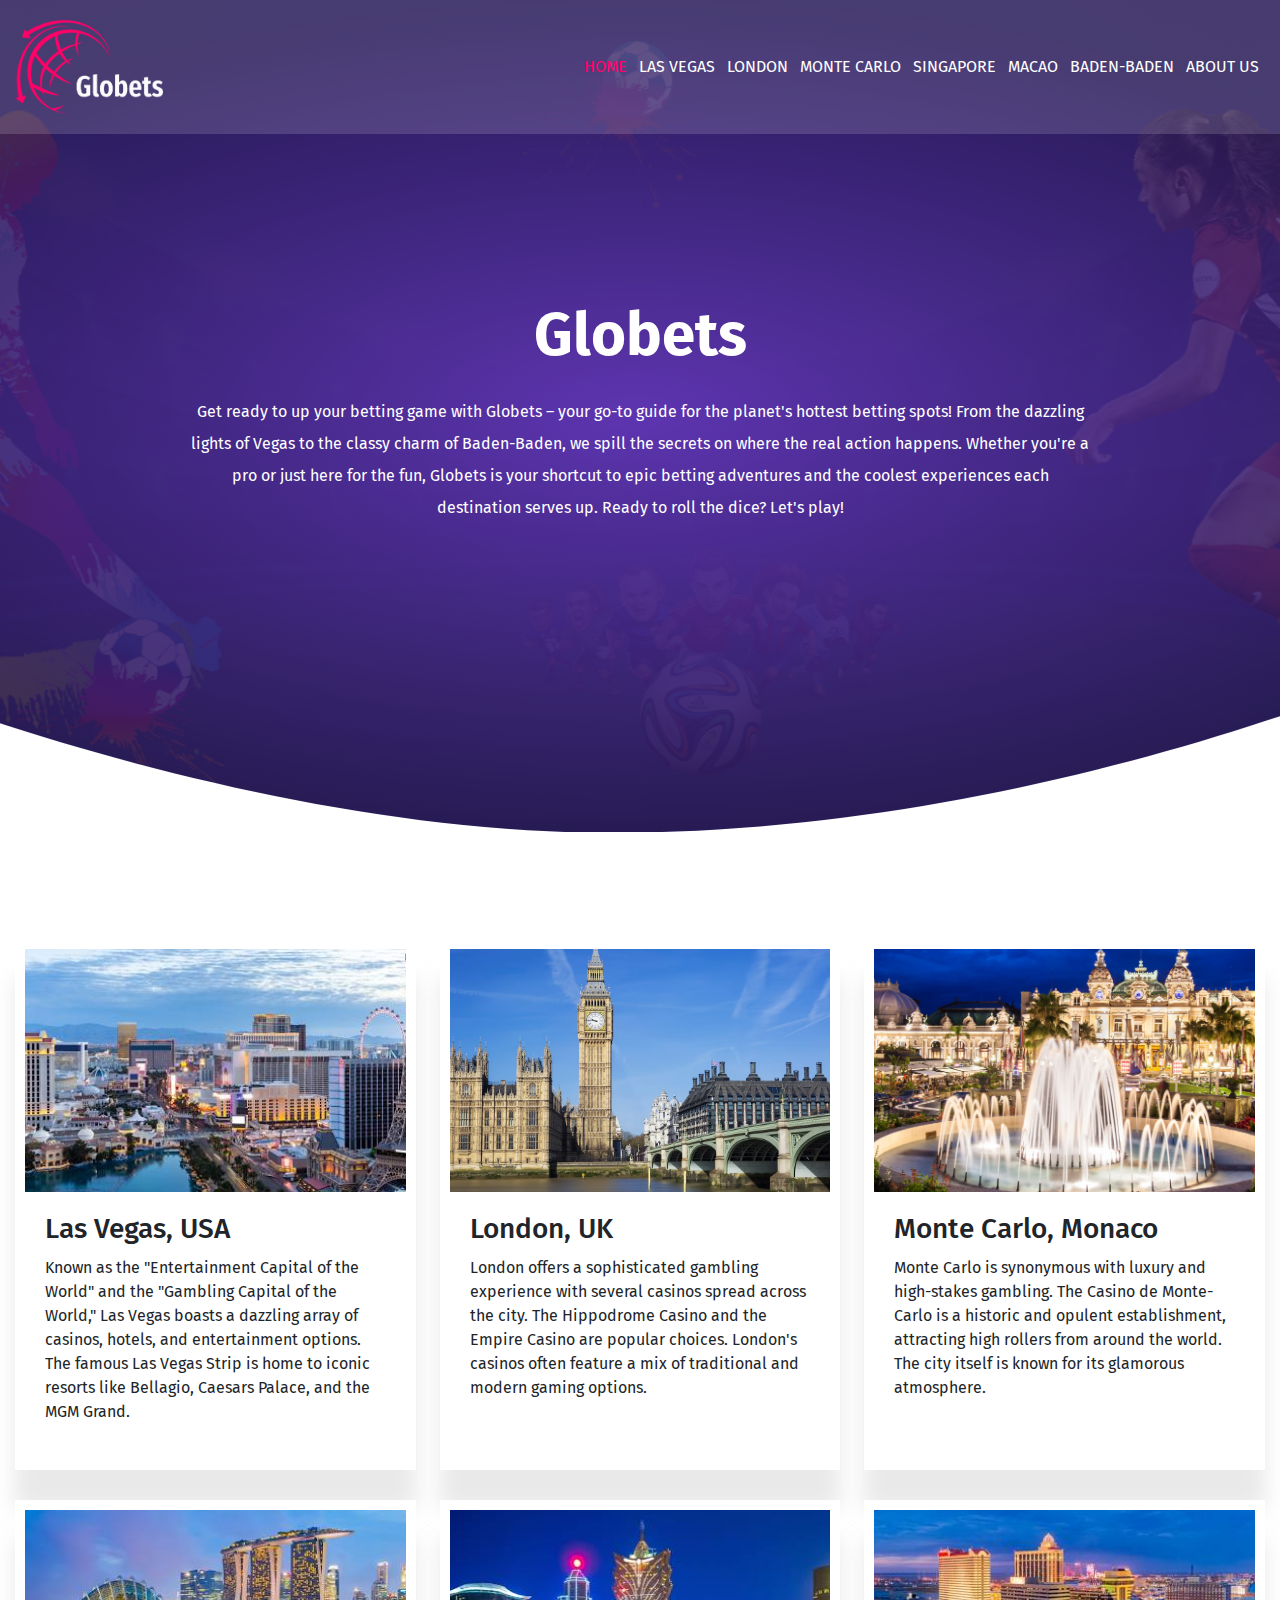
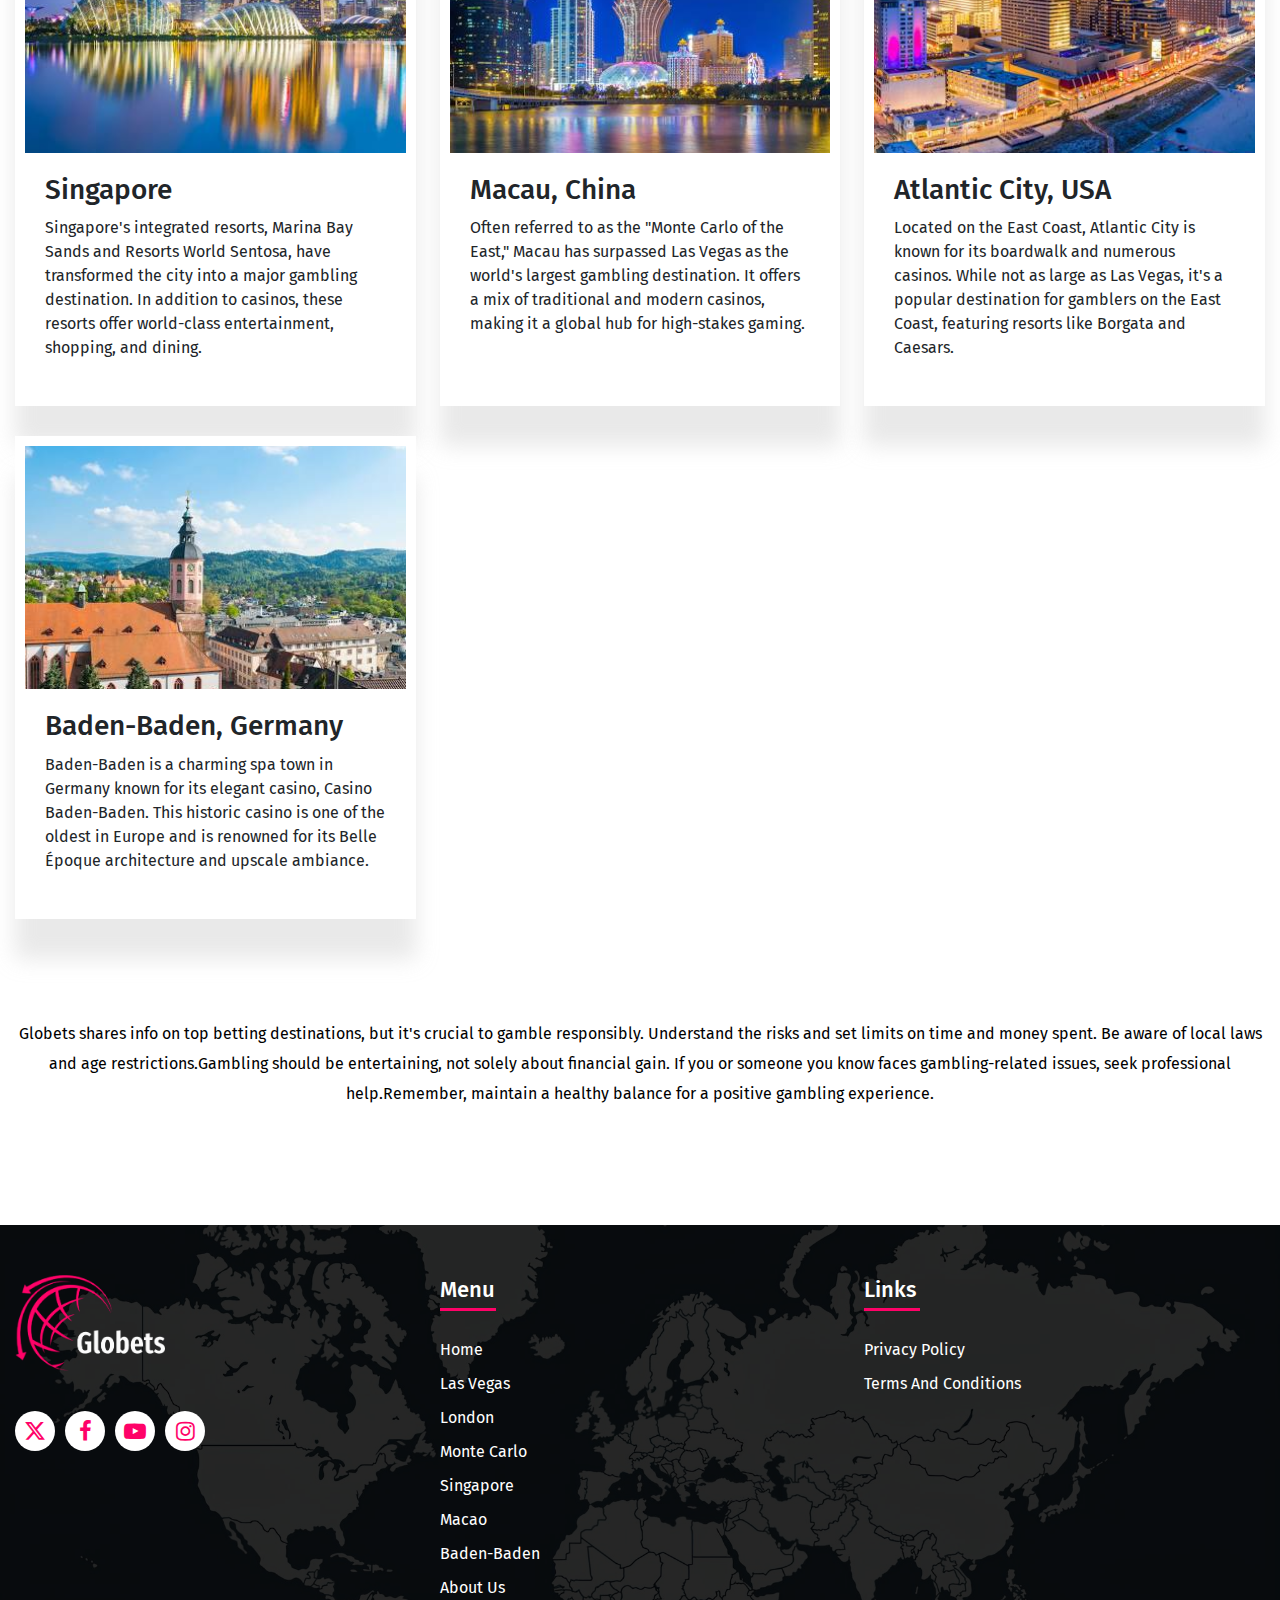
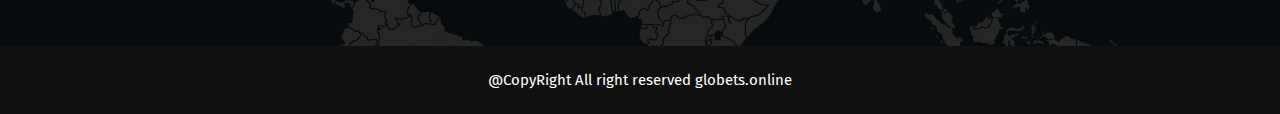
<file: index.html>
<!DOCTYPE html>
<html lang="en">

<head>
    <title>Globets</title>
    <meta charset="utf-8">
    <link rel="icon" href="img/logo-fav.png" type="image/x-icon">
    <meta name="viewport" content="width=device-width, initial-scale=1">
    <link href="css/bootstrap.min.css" rel="stylesheet">
    <link rel="stylesheet" href="css/style.css">
    <link rel="stylesheet" href="css/responsive.css">
    <link rel="stylesheet" href="https://cdnjs.cloudflare.com/ajax/libs/font-awesome/6.4.2/css/all.min.css">
    <link rel="stylesheet" href="https://cdnjs.cloudflare.com/ajax/libs/font-awesome/4.7.0/css/font-awesome.css">
</head>

<body>
    <header class="page-header">
        <!-- site-navbar start -->
        <div class="">
            <div class="navbar-area">
                <div class="container">
                    <nav class="site-navbar">
                        <!-- site logo -->
                        <a href="index.html" class="site-logo">
                            <img src="img/logo.png" alt="logo">
                        </a>

                        <!-- site menu/nav -->
                        <ul>
                            <li><a href="index.html" class="active">Home</a></li>
                            <li><a href="las-vegas.html">Las Vegas </a></li>
                            <li><a href="london.html">London </a></li>
                            <li><a href="monte-carlo.html"> Monte Carlo </a></li>
                            <li><a href="singapore.html">Singapore </a></li>
                            <li><a href="macao.html">Macao </a></li>
                            <li><a href="baden-baden.html">Baden-Baden </a></li>
                            <li><a href="about-us.html">About Us </a></li>
                        </ul>

                        <!-- nav-toggler for mobile version only -->
                        <button class="nav-toggler">
                            <span></span>
                        </button>
                    </nav>
                </div>
            </div>
        </div>
        <!-- navbar-area end -->


    </header>
    <main class="banner-main">
        <section class="site-banner">
            <div class="container">
                <div class="bar-text">
                    <h1>Globets </h1>
                    <p>Get ready to up your betting game with Globets – your go-to guide for the planet's hottest
                        betting spots! From the dazzling lights of Vegas to the classy charm of Baden-Baden, we spill
                        the secrets on where the real action happens. Whether you're a pro or just here for the fun,
                        Globets is your shortcut to epic betting adventures and the coolest experiences each destination
                        serves up. Ready to roll the dice? Let's play!
                    </p>
                </div>
            </div>
        </section>
    </main>
    <section class="clickable-wrapper">
        <div class="container">
            <div class="clickable-inner">
                <div class="row">
                    <div class="col-lg-4 col-md-6">
                        <div class="thumb">
                            <figure>
                                <a href="las-vegas.html">
                                    <img src="img/Las-Vegas.jpg" alt="">
                                </a>
                            </figure>
                            <div class="bellagio">
                                <h3>Las Vegas, USA</h3>
                                <p>Known as the "Entertainment Capital of the World" and the "Gambling Capital of the
                                    World," Las Vegas boasts a dazzling array of casinos, hotels, and entertainment
                                    options. The famous Las Vegas Strip is home to iconic resorts like Bellagio, Caesars
                                    Palace, and the MGM Grand.
                                </p>
                            </div>
                        </div>
                    </div>
                    <div class="col-lg-4 col-md-6">
                        <div class="thumb">
                            <figure>
                                <a href="london.html">
                                    <img src="img/London-UK.avif" alt="">
                                </a>
                            </figure>
                            <div class="bellagio">
                                <h3>London, UK</h3>
                                <p>London offers a sophisticated gambling experience with several casinos spread across
                                    the city. The Hippodrome Casino and the Empire Casino are popular choices. London's
                                    casinos often feature a mix of traditional and modern gaming options.
                                </p>
                            </div>
                        </div>
                    </div>
                    <div class="col-lg-4 col-md-6">
                        <div class="thumb">
                            <figure>
                                <a href="monte-carlo.html">
                                    <img src="img/Monte-Carlo-Monaco.jpg" alt="">
                                </a>
                            </figure>
                            <div class="bellagio">
                                <h3>Monte Carlo, Monaco</h3>
                                <p>Monte Carlo is synonymous with luxury and high-stakes gambling. The Casino de
                                    Monte-Carlo is a historic and opulent establishment, attracting high rollers from
                                    around the world. The city itself is known for its glamorous atmosphere.
                                </p>
                            </div>
                        </div>
                    </div>
                    <div class="col-lg-4 col-md-6">
                        <div class="thumb">
                            <figure>
                                <a href="singapore.html">
                                    <img src="img/Singapore.jpg" alt="">
                                </a>
                            </figure>
                            <div class="bellagio">
                                <h3>Singapore</h3>
                                <p>Singapore's integrated resorts, Marina Bay Sands and Resorts World Sentosa, have
                                    transformed the city into a major gambling destination. In addition to casinos,
                                    these resorts offer world-class entertainment, shopping, and dining.
                                </p>
                            </div>
                        </div>
                    </div>
                    <div class="col-lg-4 col-md-6">
                        <div class="thumb">
                            <figure>
                                <a href="macao.html">
                                    <img src="img/Macau-China.jpg" alt="">
                                </a>
                            </figure>
                            <div class="bellagio">
                                <h3>Macau, China</h3>
                                <p>Often referred to as the "Monte Carlo of the East," Macau has surpassed Las Vegas as
                                    the world's largest gambling destination. It offers a mix of traditional and modern
                                    casinos, making it a global hub for high-stakes gaming.
                                </p>
                            </div>
                        </div>
                    </div>
                    <div class="col-lg-4 col-md-6">
                        <div class="thumb">
                            <figure>
                                <img src="img/Atlantic-City-USA.jpg" alt="">
                            </figure>
                            <div class="bellagio">
                                <h3>Atlantic City, USA</h3>
                                <p>Located on the East Coast, Atlantic City is known for its boardwalk and numerous
                                    casinos. While not as large as Las Vegas, it's a popular destination for gamblers on
                                    the East Coast, featuring resorts like Borgata and Caesars.
                                </p>
                            </div>
                        </div>
                    </div>
                    <div class="col-lg-4 col-md-6">
                        <div class="thumb">
                            <figure>
                                <a href="baden-baden.html">
                                    <img src="img/Baden-Baden-Germany.jpg" alt="">
                                </a>
                            </figure>
                            <div class="bellagio">
                                <h3>Baden-Baden, Germany</h3>
                                <p>Baden-Baden is a charming spa town in Germany known for its elegant casino, Casino
                                    Baden-Baden. This historic casino is one of the oldest in Europe and is renowned for
                                    its Belle Époque architecture and upscale ambiance.
                                </p>
                            </div>
                        </div>
                    </div>
                </div>
            </div>
        </div>
    </section>
    <section class="destinations">
        <div class="container">
            <div class="destinations-betting ">
                <p>Globets shares info on top betting destinations, but it's crucial to gamble responsibly. Understand
                    the risks and set limits on time and money spent. Be aware of local laws and age
                    restrictions.Gambling should be entertaining, not solely about financial gain. If you or someone you
                    know faces gambling-related issues, seek professional help.Remember, maintain a healthy balance for
                    a positive gambling experience.
                </p>
            </div>
        </div>
    </section>
    <footer class="footer">
        <div class="container">
            <div class="footer-inner">
                <div class="row">
                    <div class="col-md-4">
                        <div class="footer_logo">
                            <a href="">
                                <img src="img/logo.png" alt="logo">
                            </a>
                            <ul>
                                <li><a href="#"><i class="fa-brands fa-x-twitter"></i></a></li>
                                <li><a href="#"><i class="fa fa-facebook" aria-hidden="true"></i></a></li>
                                <li><a href="#"><i class="fa fa-youtube-play" aria-hidden="true"></i></a></li>
                                <li><a href="#"><i class="fa fa-instagram" aria-hidden="true"></i></a></li>
                            </ul>
                        </div>
                    </div>
                    <div class="col-md-4">
                        <div class="useful_link">
                            <h2>Menu</h2>
                            <ul>
                                <li><a href="index.html" class="active">Home</a></li>
                                <li><a href="las-vegas.html">Las Vegas </a></li>
                                <li><a href="london.html">London </a></li>
                                <li><a href="monte-carlo.html"> Monte Carlo </a></li>
                                <li><a href="singapore.html">Singapore </a></li>
                                <li><a href="macao.html">Macao </a></li>
                                <li><a href="baden-baden.html">Baden-Baden </a></li>
                                <li><a href="about-us.html">About Us </a></li>
                            </ul>
                        </div>
                    </div>
                    <div class="col-md-4">
                        <div class="useful_link">
                            <h2>Links</h2>
                            <ul>
                                <li><a href="privacy-policy.html">Privacy Policy </a></li>
                                <li><a href="terms-and-conditions.html">Terms and Conditions </a></li>
                            </ul>
                        </div>
                    </div>
                </div>
            </div>
        </div>
        <div class="footer-bottom">
            <div class="container">
                <p>@CopyRight All right reserved globets.online </p>
            </div>
        </div>
    </footer>
    <a id="button"></a>
    <script src="js/bootstrap.bundle.min.js"></script>
    <script src="js/jquery.min.js"></script>
    <script>
        const navToggler = document.querySelector('.nav-toggler');
        const navMenu = document.querySelector('.site-navbar ul');
        const navLinks = document.querySelectorAll('.site-navbar a');

        allEventListners();


        function allEventListners() {

            navToggler.addEventListener('click', togglerClick);

            navLinks.forEach(elem => elem.addEventListener('click', navLinkClick));
        }


        function togglerClick() {
            navToggler.classList.toggle('toggler-open');
            navMenu.classList.toggle('open');
        }


        function navLinkClick() {
            if (navMenu.classList.contains('open')) {
                navToggler.click();
            }
        }


    </script>
    <script>
        const header = document.querySelector(".page-header");
        const toggleClass = "is-sticky";

        window.addEventListener("scroll", () => {
            const currentScroll = window.pageYOffset;
            if (currentScroll > 150) {
                header.classList.add(toggleClass);
            } else {
                header.classList.remove(toggleClass);
            }
        });

    </script>
    <script>
        var btn = $('#button');

        $(window).scroll(function () {
            if ($(window).scrollTop() > 300) {
                btn.addClass('show');
            } else {
                btn.removeClass('show');
            }
        });

        btn.on('click', function (e) {
            e.preventDefault();
            $('html, body').animate({ scrollTop: 0 }, '300');
        });


    </script>
</body>

</html>
</file>
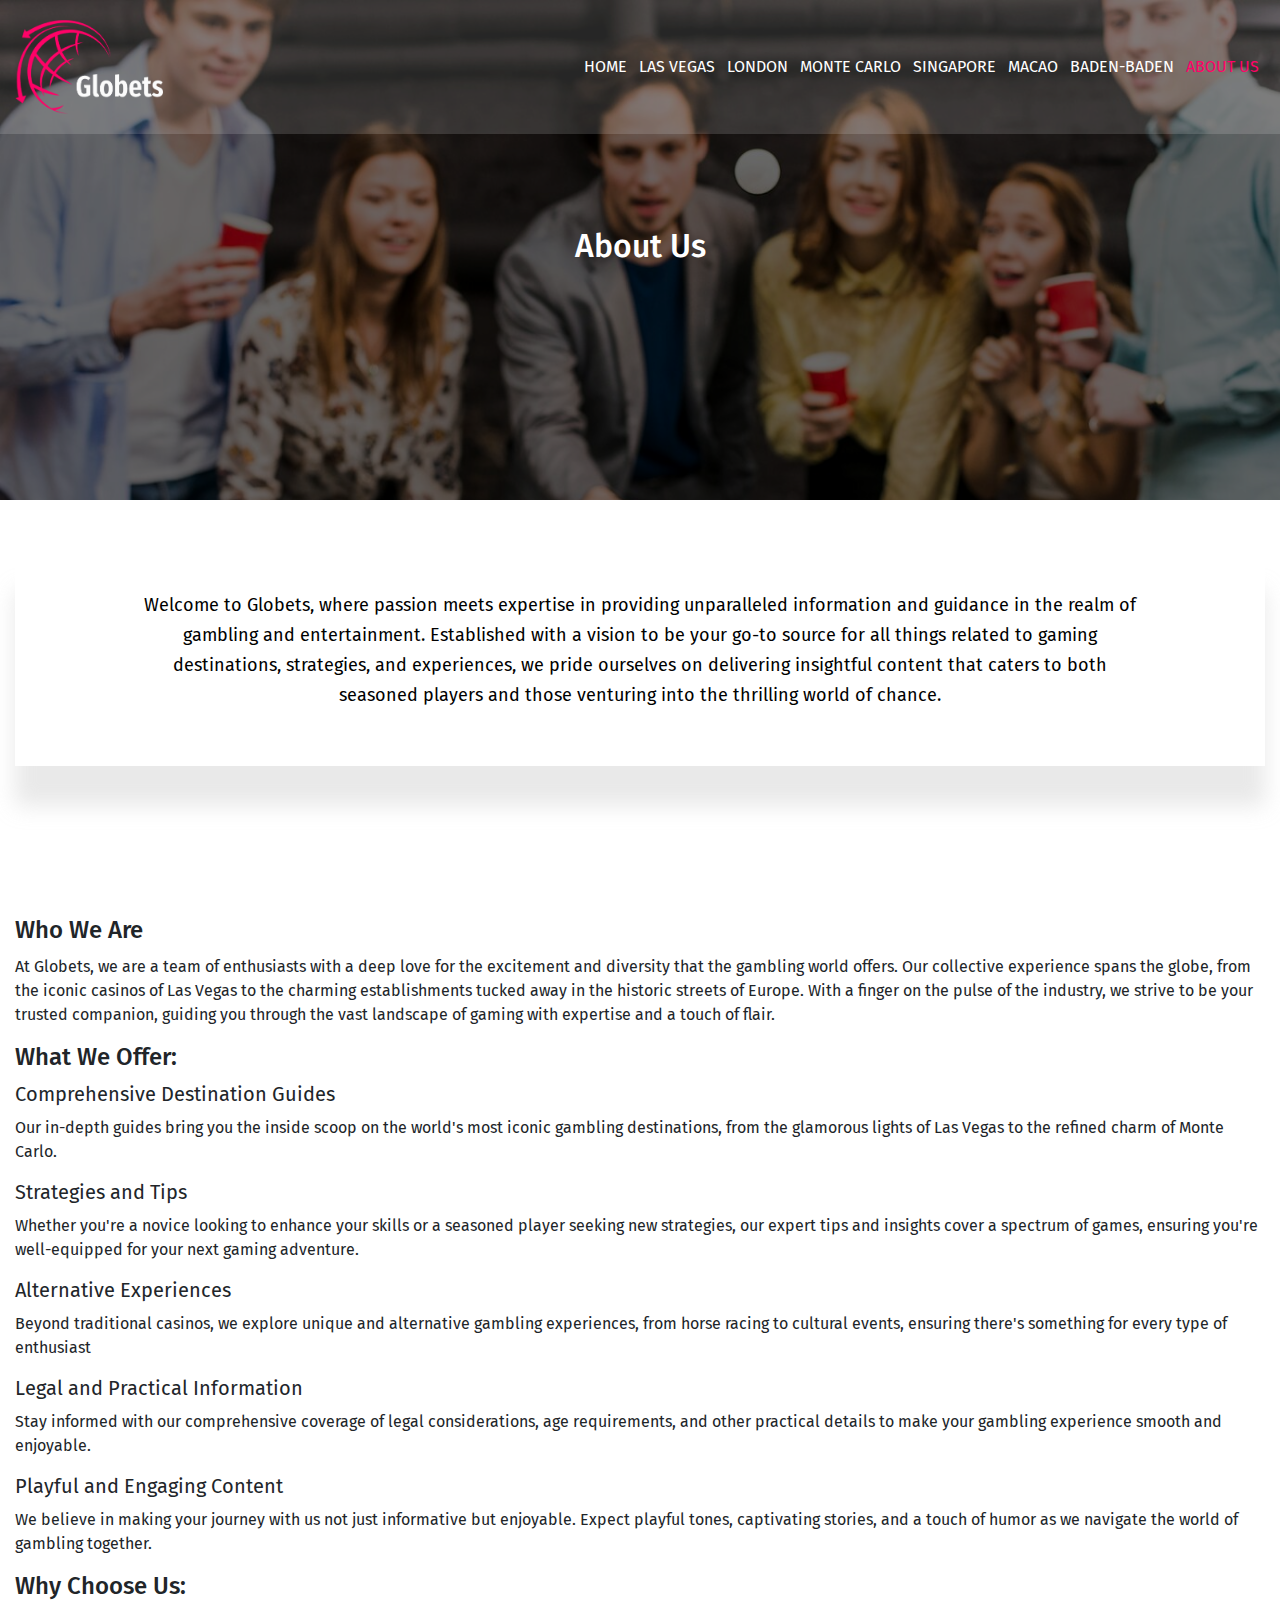
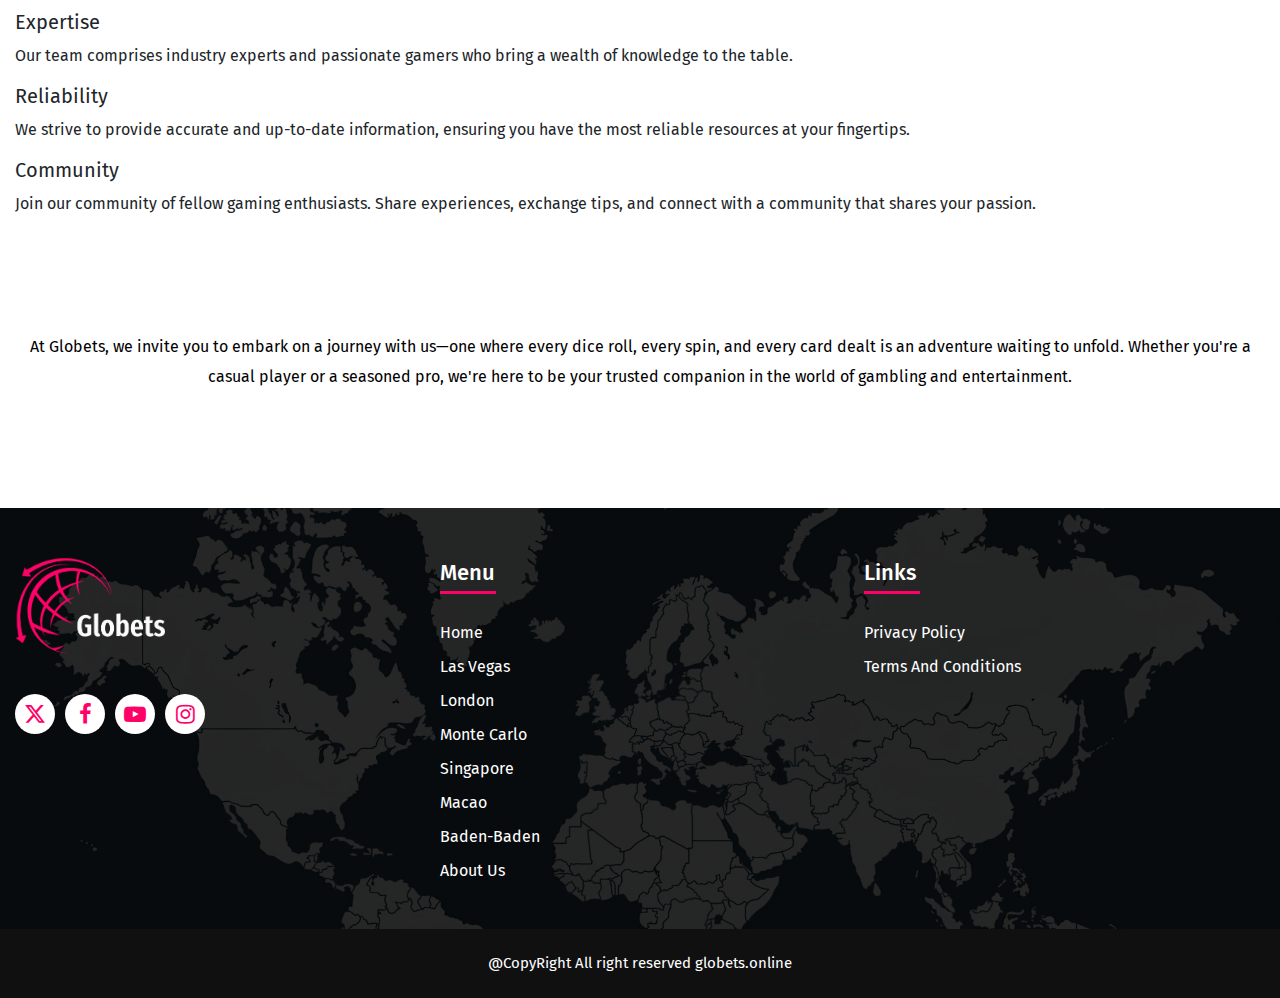
<file: about-us.html>
<!DOCTYPE html>
<html lang="en">

<head>
    <title>About-Us </title>
    <meta charset="utf-8">
    <meta name="viewport" content="width=device-width, initial-scale=1">
    <link rel="icon" href="img/logo-fav.png" type="image/x-icon">
    <link href="css/bootstrap.min.css" rel="stylesheet">
    <link rel="stylesheet" href="css/style.css">
    <link rel="stylesheet" href="css/responsive.css">
    <link rel="stylesheet" href="https://cdnjs.cloudflare.com/ajax/libs/font-awesome/6.4.2/css/all.min.css">
    <link rel="stylesheet" href="https://cdnjs.cloudflare.com/ajax/libs/font-awesome/4.7.0/css/font-awesome.css">
</head>

<body>
    <header class="page-header">
        <!-- site-navbar start -->
        <div class="">
            <div class="navbar-area">
                <div class="container">
                    <nav class="site-navbar">
                        <!-- site logo -->
                        <a href="index.html" class="site-logo">
                            <img src="img/logo.png" alt="logo">
                        </a>

                        <!-- site menu/nav -->
                        <ul>
                            <li><a href="index.html">Home</a></li>
                            <li><a href="las-vegas.html">Las Vegas </a></li>
                            <li><a href="london.html">London </a></li>
                            <li><a href="monte-carlo.html"> Monte Carlo </a></li>
                            <li><a href="singapore.html">Singapore </a></li>
                            <li><a href="macao.html">Macao </a></li>
                            <li><a href="baden-baden.html">Baden-Baden </a></li>
                            <li><a href="about-us.html" class="active">About Us </a></li>
                        </ul>

                        <!-- nav-toggler for mobile version only -->
                        <button class="nav-toggler">
                            <span></span>
                        </button>
                    </nav>
                </div>
            </div>
        </div>
        <!-- navbar-area end -->


    </header>
    <main class="banner-main">
        <section class="site-banner las-vegas about-us">
            <div class="container">
                <div class="bar-text">
                    <h2>About Us </h2>
                </div>
            </div>
        </section>
    </main>
    <section class="vegas-wrapper">
        <div class="container">
            <div class="vegas-wrapper-box">
                <p>Welcome to Globets, where passion meets expertise in providing unparalleled information and guidance
                    in the realm of gambling and entertainment. Established with a vision to be your go-to source for
                    all things related to gaming destinations, strategies, and experiences, we pride ourselves on
                    delivering insightful content that caters to both seasoned players and those venturing into the
                    thrilling world of chance. </p>
            </div>
        </div>
    </section>
    <section class="passion">
        <div class="container">
            <div class="about-wrapper">
                <h4>Who We Are</h4>
                <p> At Globets, we are a team of enthusiasts with a deep love for the excitement and diversity that the
                    gambling world offers. Our collective experience spans the globe, from the iconic casinos of Las
                    Vegas to the charming establishments tucked away in the historic streets of Europe. With a finger on
                    the pulse of the industry, we strive to be your trusted companion, guiding you through the vast
                    landscape of gaming with expertise and a touch of flair.
                </p>
                <h4>What We Offer:
                </h4>
                <h5>Comprehensive Destination Guides</h5>
                <p>Our in-depth guides bring you the inside scoop on the world's most iconic gambling destinations, from
                    the glamorous lights of Las Vegas to the refined charm of Monte Carlo.</p>
                <h5>Strategies and Tips</h5>
                <p>Whether you're a novice looking to enhance your skills or a seasoned player seeking new strategies,
                    our expert tips and insights cover a spectrum of games, ensuring you're well-equipped for your next
                    gaming adventure.
                </p>
                <h5>Alternative Experiences</h5>
                <p>Beyond traditional casinos, we explore unique and alternative gambling experiences, from horse racing
                    to cultural events, ensuring there's something for every type of enthusiast</p>
                <h5>Legal and Practical Information</h5>
                <p> Stay informed with our comprehensive coverage of legal considerations, age requirements, and other
                    practical details to make your gambling experience smooth and enjoyable.
                </p>
                <h5>Playful and Engaging Content</h5>
                <p>We believe in making your journey with us not just informative but enjoyable. Expect playful tones,
                    captivating stories, and a touch of humor as we navigate the world of gambling together.
                </p>
                <h4>Why Choose Us:
                </h4>
                <h5>Expertise</h5>
                <p>Our team comprises industry experts and passionate gamers who bring a wealth of knowledge to the
                    table.
                </p>
                <h5>Reliability</h5>
                <p> We strive to provide accurate and up-to-date information, ensuring you have the most reliable
                    resources at your fingertips.
                </p>
                <h5>Community</h5>
                <p>Join our community of fellow gaming enthusiasts. Share experiences, exchange tips, and connect with a
                    community that shares your passion.
                </p>
            </div>
        </div>
    </section>
    <section class="destinations">
        <div class="container">
            <div class="destinations-betting ">
                <p>At Globets, we invite you to embark on a journey with us—one where every dice roll, every spin, and
                    every card dealt is an adventure waiting to unfold. Whether you're a casual player or a seasoned
                    pro, we're here to be your trusted companion in the world of gambling and entertainment. </p>
            </div>
        </div>
    </section>
    <footer class="footer">
        <div class="container">
            <div class="footer-inner">
                <div class="row">
                    <div class="col-md-4">
                        <div class="footer_logo">
                            <a href="">
                                <img src="img/logo.png" alt="logo">
                            </a>
                            <ul>
                                <li><a href="#"><i class="fa-brands fa-x-twitter"></i></a></li>
                                <li><a href="#"><i class="fa fa-facebook" aria-hidden="true"></i></a></li>
                                <li><a href="#"><i class="fa fa-youtube-play" aria-hidden="true"></i></a></li>
                                <li><a href="#"><i class="fa fa-instagram" aria-hidden="true"></i></a></li>
                            </ul>
                        </div>
                    </div>
                    <div class="col-md-4">
                        <div class="useful_link">
                            <h2>Menu</h2>
                            <ul>
                                <li><a href="index.html" class="active">Home</a></li>
                                <li><a href="las-vegas.html">Las Vegas </a></li>
                                <li><a href="london.html">London </a></li>
                                <li><a href="monte-carlo.html"> Monte Carlo </a></li>
                                <li><a href="singapore.html">Singapore </a></li>
                                <li><a href="macao.html">Macao </a></li>
                                <li><a href="baden-baden.html">Baden-Baden </a></li>
                                <li><a href="about-us.html">About Us </a></li>
                            </ul>
                        </div>
                    </div>
                    <div class="col-md-4">
                        <div class="useful_link">
                            <h2>Links</h2>
                            <ul>
                                <li><a href="privacy-policy.html">Privacy Policy </a></li>
                                <li><a href="terms-and-conditions.html">Terms and Conditions </a></li>
                            </ul>
                        </div>
                    </div>
                </div>
            </div>
        </div>
        <div class="footer-bottom">
            <div class="container">
                <p>@CopyRight All right reserved globets.online </p>
            </div>
        </div>
    </footer>
    <a id="button"></a>
    <script src="js/bootstrap.bundle.min.js"></script>
    <script src="js/jquery.min.js"></script>
    <script>
        const navToggler = document.querySelector('.nav-toggler');
        const navMenu = document.querySelector('.site-navbar ul');
        const navLinks = document.querySelectorAll('.site-navbar a');

        allEventListners();


        function allEventListners() {

            navToggler.addEventListener('click', togglerClick);

            navLinks.forEach(elem => elem.addEventListener('click', navLinkClick));
        }


        function togglerClick() {
            navToggler.classList.toggle('toggler-open');
            navMenu.classList.toggle('open');
        }


        function navLinkClick() {
            if (navMenu.classList.contains('open')) {
                navToggler.click();
            }
        }


    </script>
    <script>
        const header = document.querySelector(".page-header");
        const toggleClass = "is-sticky";

        window.addEventListener("scroll", () => {
            const currentScroll = window.pageYOffset;
            if (currentScroll > 150) {
                header.classList.add(toggleClass);
            } else {
                header.classList.remove(toggleClass);
            }
        });

    </script>
    <script>
        var btn = $('#button');

        $(window).scroll(function () {
            if ($(window).scrollTop() > 300) {
                btn.addClass('show');
            } else {
                btn.removeClass('show');
            }
        });

        btn.on('click', function (e) {
            e.preventDefault();
            $('html, body').animate({ scrollTop: 0 }, '300');
        });


    </script>
    <script>
        const items = document.querySelectorAll('.accordion button');

        function toggleAccordion() {
            const itemToggle = this.getAttribute('aria-expanded');

            for (i = 0; i < items.length; i++) {
                items[i].setAttribute('aria-expanded', 'false');
            }

            if (itemToggle == 'false') {
                this.setAttribute('aria-expanded', 'true');
            }
        }

        items.forEach((item) => item.addEventListener('click', toggleAccordion));
    </script>
</body>

</html>
</file>
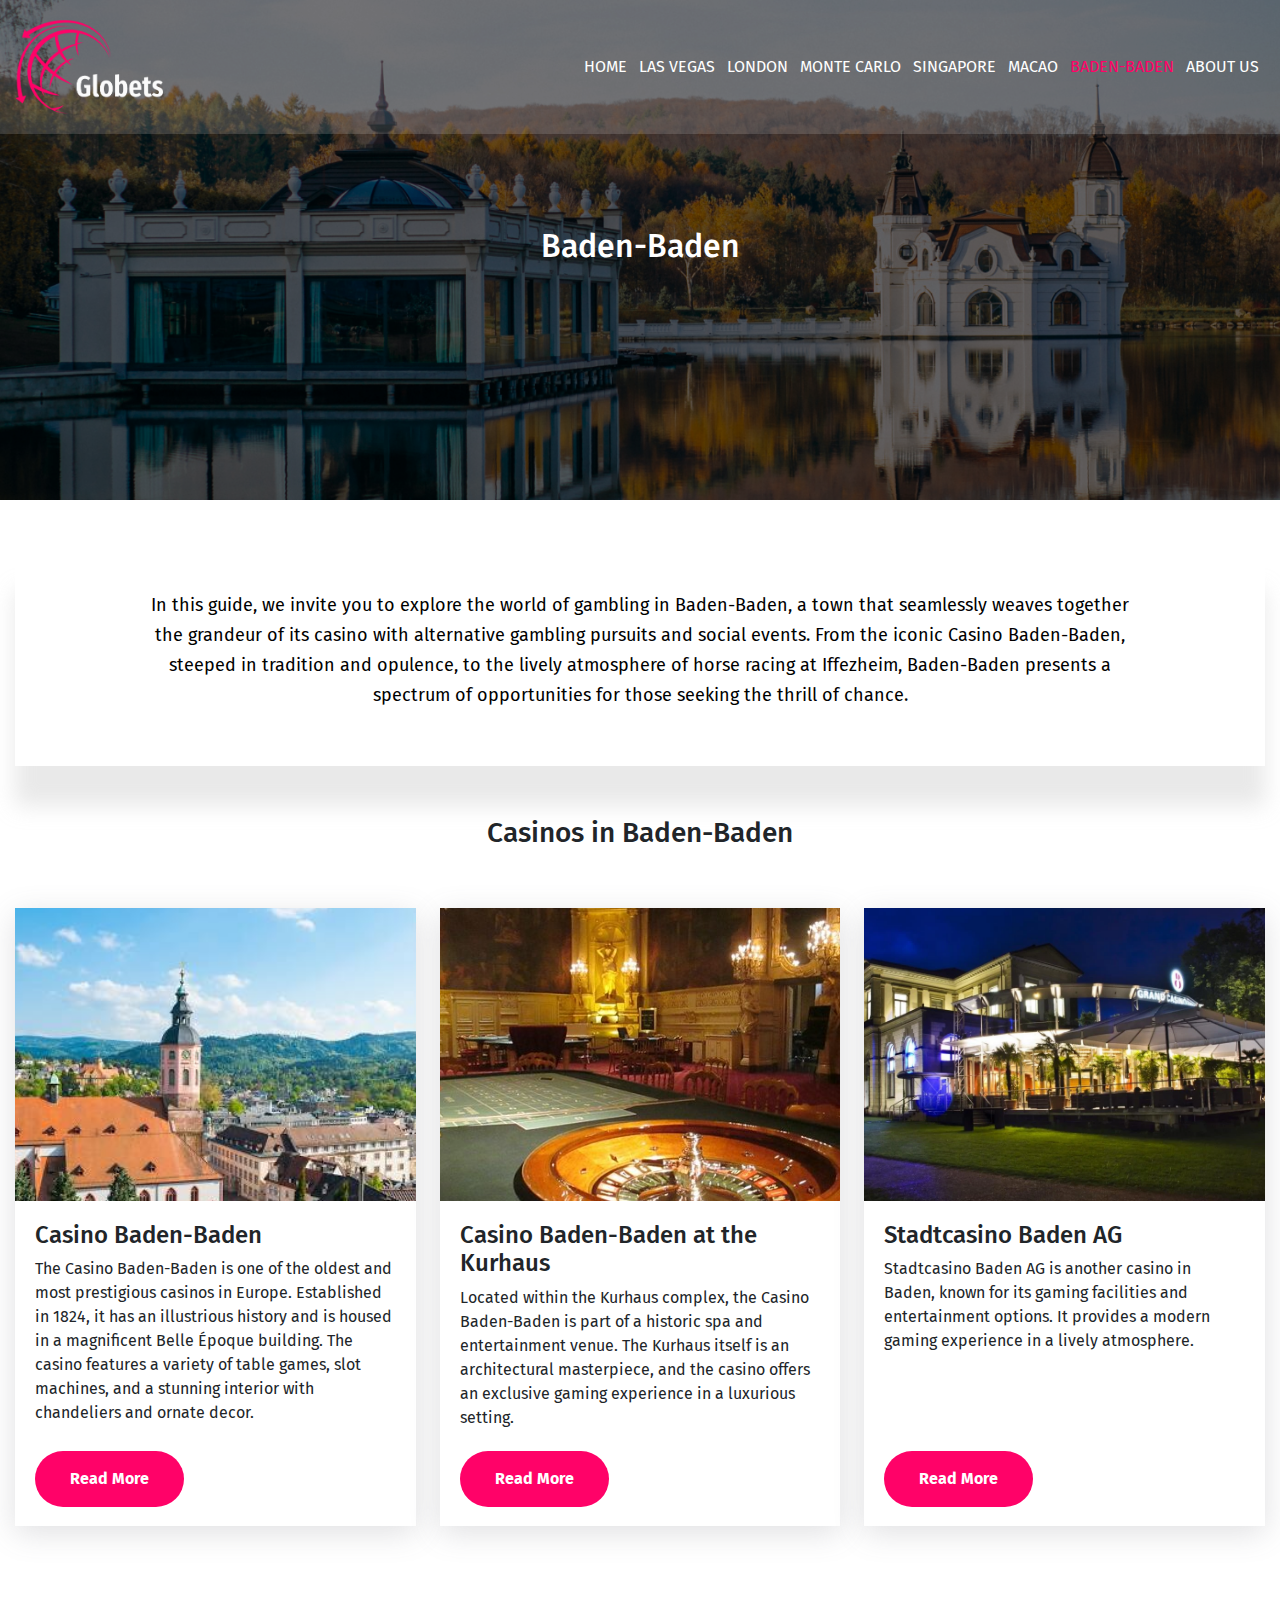
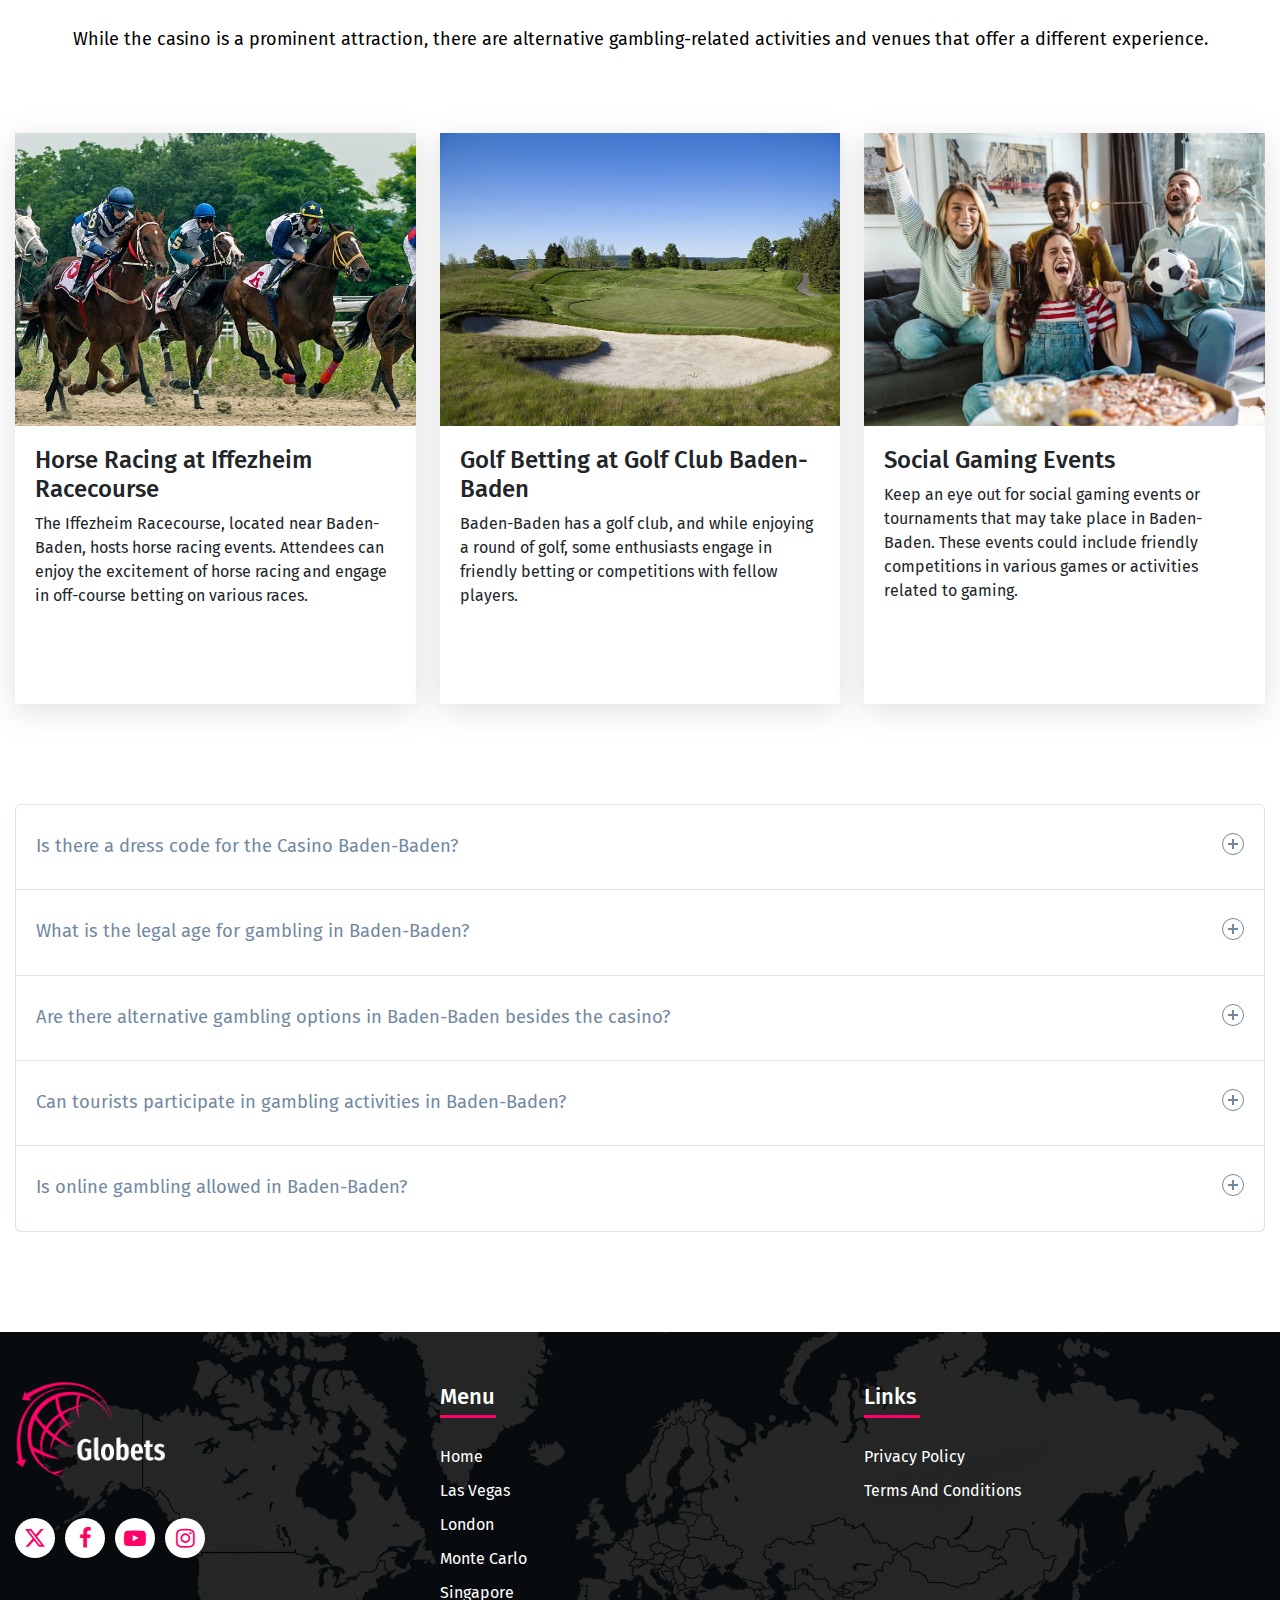
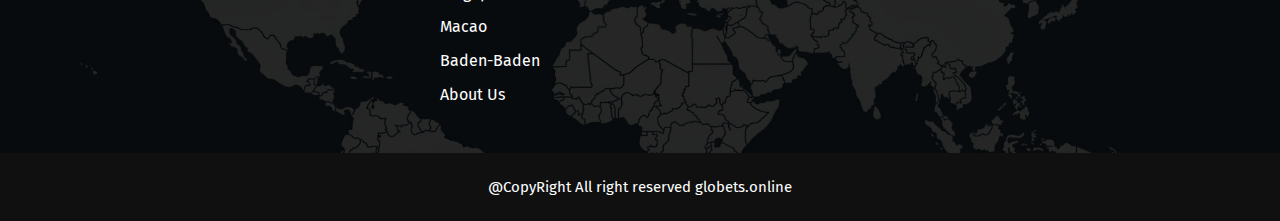
<file: baden-baden.html>
<!DOCTYPE html>
<html lang="en">

<head>
    <title> Baden-Baden </title>
    <meta charset="utf-8">
    <meta name="viewport" content="width=device-width, initial-scale=1">
    <link href="css/bootstrap.min.css" rel="stylesheet">
    <link rel="icon" href="img/logo-fav.png" type="image/x-icon">
    <link rel="stylesheet" href="css/style.css">
    <link rel="stylesheet" href="css/responsive.css">
    <link rel="stylesheet" href="https://cdnjs.cloudflare.com/ajax/libs/font-awesome/6.4.2/css/all.min.css">
    <link rel="stylesheet" href="https://cdnjs.cloudflare.com/ajax/libs/font-awesome/4.7.0/css/font-awesome.css">
</head>

<body>
    <header class="page-header">
        <!-- site-navbar start -->
        <div class="">
            <div class="navbar-area">
                <div class="container">
                    <nav class="site-navbar">
                        <!-- site logo -->
                        <a href="index.html" class="site-logo">
                            <img src="img/logo.png" alt="logo">
                        </a>

                        <!-- site menu/nav -->
                        <ul>
                            <li><a href="index.html">Home</a></li>
                            <li><a href="las-vegas.html">Las Vegas </a></li>
                            <li><a href="london.html">London </a></li>
                            <li><a href="monte-carlo.html"> Monte Carlo </a></li>
                            <li><a href="singapore.html"> Singapore </a></li>
                            <li><a href="macao.html" >Macao </a></li>
                            <li><a href="baden-baden.html" class="active">Baden-Baden </a></li>
                            <li><a href="about-us.html">About Us </a></li>
                        </ul>

                        <!-- nav-toggler for mobile version only -->
                        <button class="nav-toggler">
                            <span></span>
                        </button>
                    </nav>
                </div>
            </div>
        </div>
        <!-- navbar-area end -->


    </header>
    <main class="banner-main">
        <section class="site-banner las-vegas baden">
            <div class="container">
                <div class="bar-text">
                    <h2>Baden-Baden
                    </h2>
                </div>
            </div>
        </section>
    </main>
    <section class="vegas-wrapper">
        <div class="container">
            <div class="vegas-wrapper-box">
                <p>In this guide, we invite you to explore the world of gambling in Baden-Baden, a town that seamlessly
                    weaves together the grandeur of its casino with alternative gambling pursuits and social events.
                    From the iconic Casino Baden-Baden, steeped in tradition and opulence, to the lively atmosphere of
                    horse racing at Iffezheim, Baden-Baden presents a spectrum of opportunities for those seeking the
                    thrill of chance.
                </p>
            </div>
        </div>
    </section>
    <section class="top-casinos">
        <div class="container">
            <h3>Casinos in Baden-Baden
            </h3>
            <div class="casinos-inner solaire">
                <div class="row">
                    <div class="col-lg-4">
                        <div class="palazzo">
                            <figure>
                                <a href="https://www.casino-baden-baden.de/de/" target="_blank">
                                    <img src="img/Baden-Baden-bnr.jpg" alt="">
                                </a>
                            </figure>
                            <div class="palazzo-text">
                                <h4>Casino Baden-Baden</h4>
                                <p>The Casino Baden-Baden is one of the oldest and most prestigious casinos in Europe.
                                    Established in 1824, it has an illustrious history and is housed in a magnificent
                                    Belle Époque building. The casino features a variety of table games, slot machines,
                                    and a stunning interior with chandeliers and ornate decor.
                                </p>
                                <div class="btn-base">
                                    <a href="https://www.casino-baden-baden.de/de/" target="_blank">Read More</a>
                                </div>
                            </div>
                        </div>
                    </div>
                    <div class="col-lg-4">
                        <div class="palazzo">
                            <figure>
                                <a href="https://kurhaus-badenbaden.de/en/homepage" target="_blank">
                                    <img src="img/Casino-Baden-Baden.jpg" alt="">
                                </a>
                            </figure>
                            <div class="palazzo-text">
                                <h4>Casino Baden-Baden at the Kurhaus</h4>
                                <p>Located within the Kurhaus complex, the Casino Baden-Baden is part of a historic spa
                                    and entertainment venue. The Kurhaus itself is an architectural masterpiece, and the
                                    casino offers an exclusive gaming experience in a luxurious setting.
                                </p>
                                <div class="btn-base">
                                    <a href="https://kurhaus-badenbaden.de/en/homepage" target="_blank">Read
                                        More</a>
                                </div>
                            </div>
                        </div>
                    </div>
                    <div class="col-lg-4">
                        <div class="palazzo">
                            <figure>
                                <a href="https://stadtcasinobaden.ch" target="_blank">
                                    <img src="img/Stadtcasino.webp" alt="Casino">
                                </a>
                            </figure>
                            <div class="palazzo-text">
                                <h4>Stadtcasino Baden AG</h4>
                                <p>Stadtcasino Baden AG is another casino in Baden, known for its gaming facilities and
                                    entertainment options. It provides a modern gaming experience in a lively
                                    atmosphere.

                                </p>
                                <div class="btn-base">
                                    <a href="https://stadtcasinobaden.ch" target="_blank">Read More</a>
                                </div>
                            </div>
                        </div>
                    </div>
                </div>
            </div>
        </div>
    </section>
    <section class="alternative">
        <div class="container">
            <div class="alternative-wrapper">
                <p>While the casino is a prominent attraction, there are alternative gambling-related activities and
                    venues that offer a different experience.
                </p>
            </div>
            <div class="alternative-inner mycel">
                <div class="row">
                    <div class="col-lg-4">
                        <div class="inner-alternative">
                            <figure>
                                <img src="img/Horse-Racing-one.jpg" alt="">
                            </figure>
                            <div class="alternative-txt">
                                <h4>Horse Racing at Iffezheim Racecourse</h4>
                                <p>The Iffezheim Racecourse, located near Baden-Baden, hosts horse racing events.
                                    Attendees can enjoy the excitement of horse racing and engage in off-course betting
                                    on various races. </p>
                            </div>
                        </div>
                    </div>
                    <div class="col-lg-4">
                        <div class="inner-alternative">
                            <figure>
                                <img src="img/Golf-Club-Baden.jpg" alt="">
                            </figure>
                            <div class="alternative-txt">
                                <h4>Golf Betting at Golf Club Baden-Baden</h4>
                                <p>Baden-Baden has a golf club, and while enjoying a round of golf, some enthusiasts
                                    engage in friendly betting or competitions with fellow players.
                                </p>
                            </div>
                        </div>
                    </div>
                    <div class="col-lg-4">
                        <div class="inner-alternative">
                            <figure>
                                <img src="img/Social-Events-1.jpg" alt="">
                            </figure>
                            <div class="alternative-txt">
                                <h4>Social Gaming Events</h4>
                                <p>Keep an eye out for social gaming events or tournaments that may take place in
                                    Baden-Baden. These events could include friendly competitions in various games or
                                    activities related to gaming.</p>
                            </div>
                        </div>
                    </div>


                </div>
            </div>
        </div>
    </section>
    <section class="federal">
        <div class="container">
            <div class="accordion">
                <div class="accordion-item">
                    <button id="accordion-button-1" aria-expanded="false">
                        <span class="accordion-title">Is there a dress code for the Casino Baden-Baden? </span>
                        <span class="icon" aria-hidden="true"></span>
                    </button>
                    <div class="accordion-content">
                        <p>Yes, the Casino Baden-Baden has a dress code. Visitors are expected to dress elegantly, and
                            wearing casual or sports attire is generally not permitted. Smart casual or formal wear is
                            recommended for a visit to the casino.
                        </p>
                    </div>
                </div>
                <div class="accordion-item">
                    <button id="accordion-button-2" aria-expanded="false">
                        <span class="accordion-title">What is the legal age for gambling in Baden-Baden? </span>
                        <span class="icon" aria-hidden="true"></span>
                    </button>
                    <div class="accordion-content">
                        <p>The legal age for gambling in Baden-Baden, as in many other European casinos, is typically 21
                            years old. Visitors must be at least 21 to enter and participate in casino gaming. </p>
                    </div>
                </div>
                <div class="accordion-item">
                    <button id="accordion-button-3" aria-expanded="false">
                        <span class="accordion-title">Are there alternative gambling options in Baden-Baden besides the
                            casino?
                        </span>
                        <span class="icon" aria-hidden="true"></span>
                    </button>
                    <div class="accordion-content">
                        <p>Yes, in addition to the casino, visitors can explore alternative gambling-related activities.
                            Options include attending horse racing events at the Iffezheim Racecourse, engaging in golf
                            betting at the Golf Club Baden-Baden, and participating in social gaming events.
                        </p>
                    </div>
                </div>
                <div class="accordion-item">
                    <button id="accordion-button-4" aria-expanded="false">
                        <span class="accordion-title">Can tourists participate in gambling activities in Baden-Baden?
                        </span>
                        <span class="icon" aria-hidden="true"></span>
                    </button>
                    <div class="accordion-content">
                        <p>Yes, tourists are welcome to participate in gambling activities in Baden-Baden, including at
                            the Casino Baden-Baden. They should be aware of any specific entry requirements or dress
                            codes and must comply with the legal age requirement.
                        </p>
                    </div>
                </div>
                <div class="accordion-item">
                    <button id="accordion-button-5" aria-expanded="false">
                        <span class="accordion-title">Is online gambling allowed in Baden-Baden?

                        </span>
                        <span class="icon" aria-hidden="true"></span>
                    </button>
                    <div class="accordion-content">
                        <p>Online gambling regulations may vary, and it's essential to check local laws. In Germany,
                            online gambling is regulated at the state level, and certain forms of online betting may be
                            permitted. Visitors can explore authorized and licensed online gambling platforms.

                        </p>
                    </div>
                </div>
            </div>
        </div>
    </section>

    <footer class="footer">
        <div class="container">
            <div class="footer-inner">
                <div class="row">
                    <div class="col-md-4">
                        <div class="footer_logo">
                            <a href="">
                                <img src="img/logo.png" alt="logo">
                            </a>
                            <ul>
                                <li><a href="#"><i class="fa-brands fa-x-twitter"></i></a></li>
                                <li><a href="#"><i class="fa fa-facebook" aria-hidden="true"></i></a></li>
                                <li><a href="#"><i class="fa fa-youtube-play" aria-hidden="true"></i></a></li>
                                <li><a href="#"><i class="fa fa-instagram" aria-hidden="true"></i></a></li>
                            </ul>
                        </div>
                    </div>
                    <div class="col-md-4">
                        <div class="useful_link">
                            <h2>Menu</h2>
                            <ul>
                                <li><a href="index.html" class="active">Home</a></li>
                                <li><a href="las-vegas.html">Las Vegas </a></li>
                                <li><a href="london.html">London </a></li>
                                <li><a href="monte-carlo.html"> Monte Carlo </a></li>
                                <li><a href="singapore.html">Singapore </a></li>
                                <li><a href="macao.html">Macao </a></li>
                                <li><a href="baden-baden.html">Baden-Baden </a></li>
                                <li><a href="about-us.html">About Us </a></li>
                            </ul>
                        </div>
                    </div>
                    <div class="col-md-4">
                        <div class="useful_link">
                            <h2>Links</h2>
                            <ul>
                                <li><a href="privacy-policy.html">Privacy Policy </a></li>
                                <li><a href="terms-and-conditions.html">Terms and Conditions </a></li>
                            </ul>
                        </div>
                    </div>
                </div>
            </div>
        </div>
        <div class="footer-bottom">
            <div class="container">
                <p>@CopyRight All right reserved globets.online </p>
            </div>
        </div>
    </footer>
    <a id="button"></a>
    <script src="js/bootstrap.bundle.min.js"></script>
    <script src="js/jquery.min.js"></script>
    <script>
        const navToggler = document.querySelector('.nav-toggler');
        const navMenu = document.querySelector('.site-navbar ul');
        const navLinks = document.querySelectorAll('.site-navbar a');

        allEventListners();


        function allEventListners() {

            navToggler.addEventListener('click', togglerClick);

            navLinks.forEach(elem => elem.addEventListener('click', navLinkClick));
        }


        function togglerClick() {
            navToggler.classList.toggle('toggler-open');
            navMenu.classList.toggle('open');
        }


        function navLinkClick() {
            if (navMenu.classList.contains('open')) {
                navToggler.click();
            }
        }


    </script>
    <script>
        const header = document.querySelector(".page-header");
        const toggleClass = "is-sticky";

        window.addEventListener("scroll", () => {
            const currentScroll = window.pageYOffset;
            if (currentScroll > 150) {
                header.classList.add(toggleClass);
            } else {
                header.classList.remove(toggleClass);
            }
        });

    </script>
    <script>
        var btn = $('#button');

        $(window).scroll(function () {
            if ($(window).scrollTop() > 300) {
                btn.addClass('show');
            } else {
                btn.removeClass('show');
            }
        });

        btn.on('click', function (e) {
            e.preventDefault();
            $('html, body').animate({ scrollTop: 0 }, '300');
        });


    </script>
    <script>
        const items = document.querySelectorAll('.accordion button');

        function toggleAccordion() {
            const itemToggle = this.getAttribute('aria-expanded');

            for (i = 0; i < items.length; i++) {
                items[i].setAttribute('aria-expanded', 'false');
            }

            if (itemToggle == 'false') {
                this.setAttribute('aria-expanded', 'true');
            }
        }

        items.forEach((item) => item.addEventListener('click', toggleAccordion));




    </script>
</body>

</html>
</file>
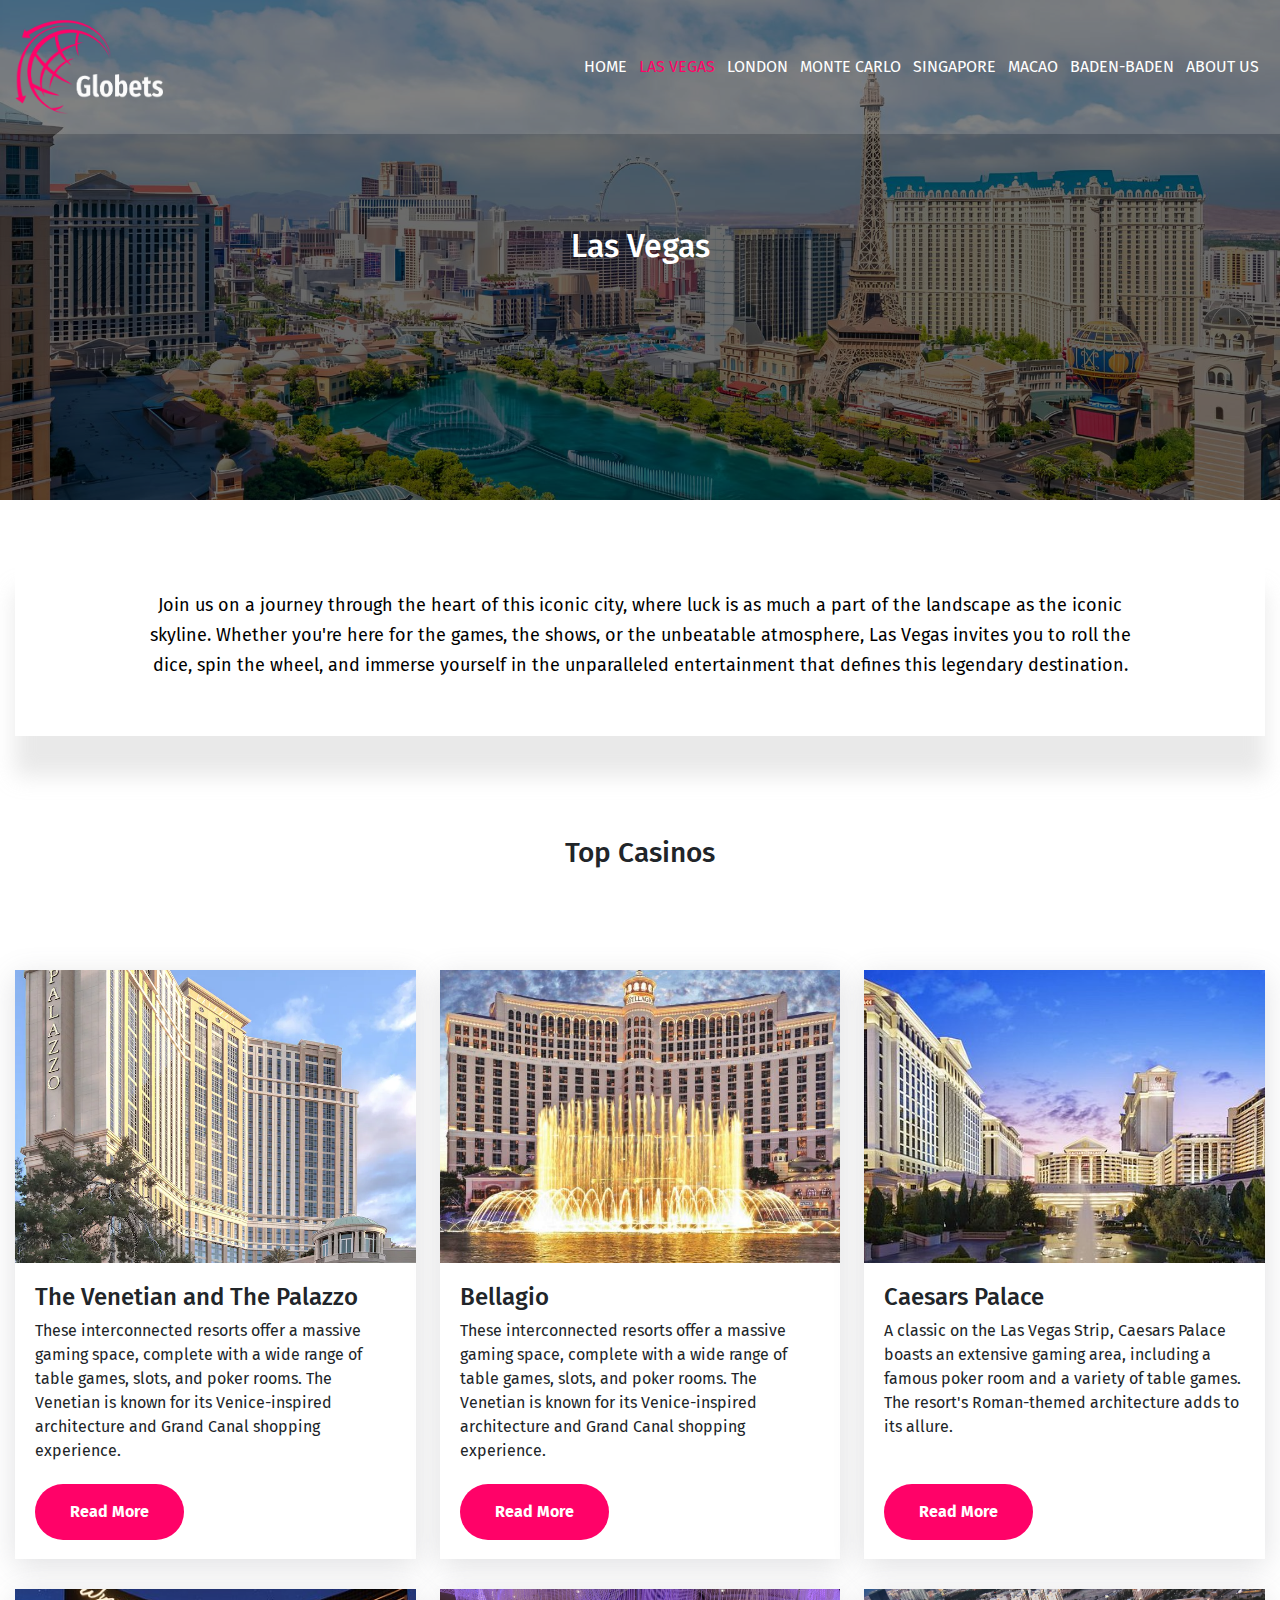
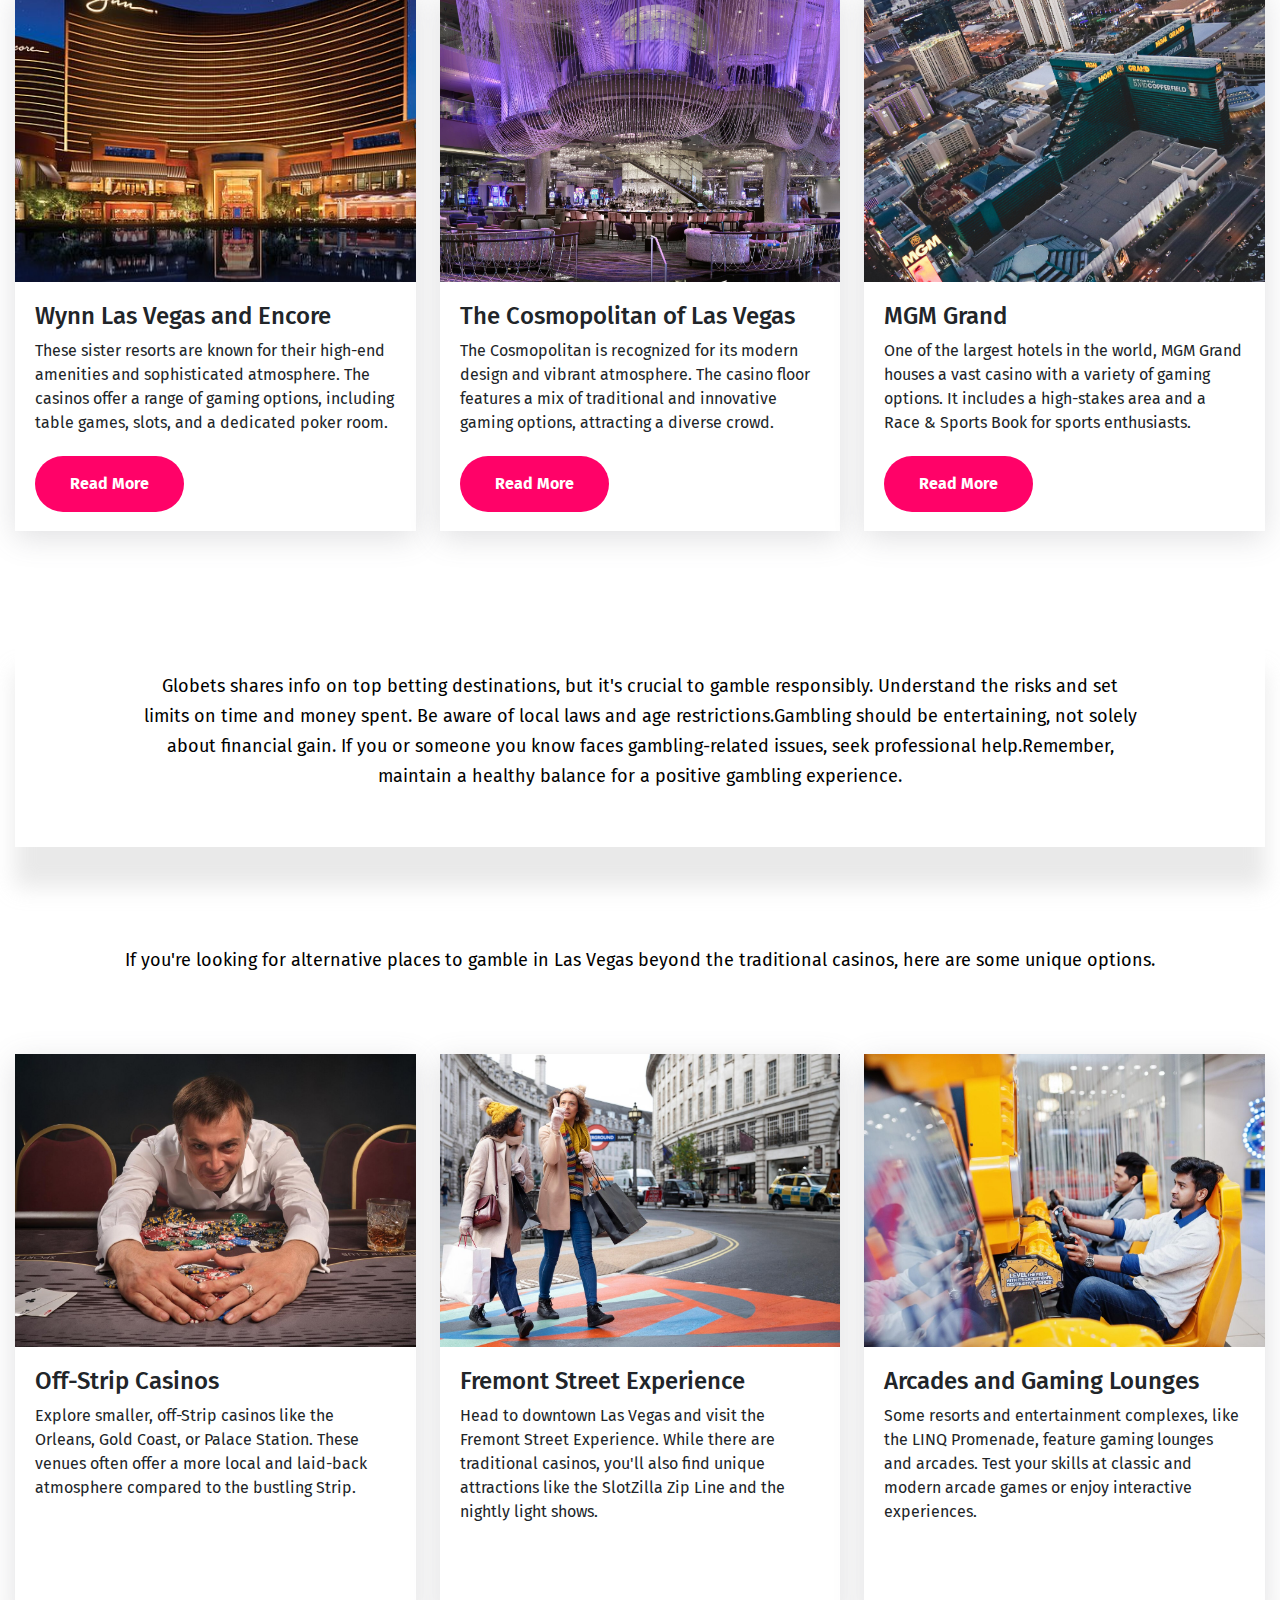
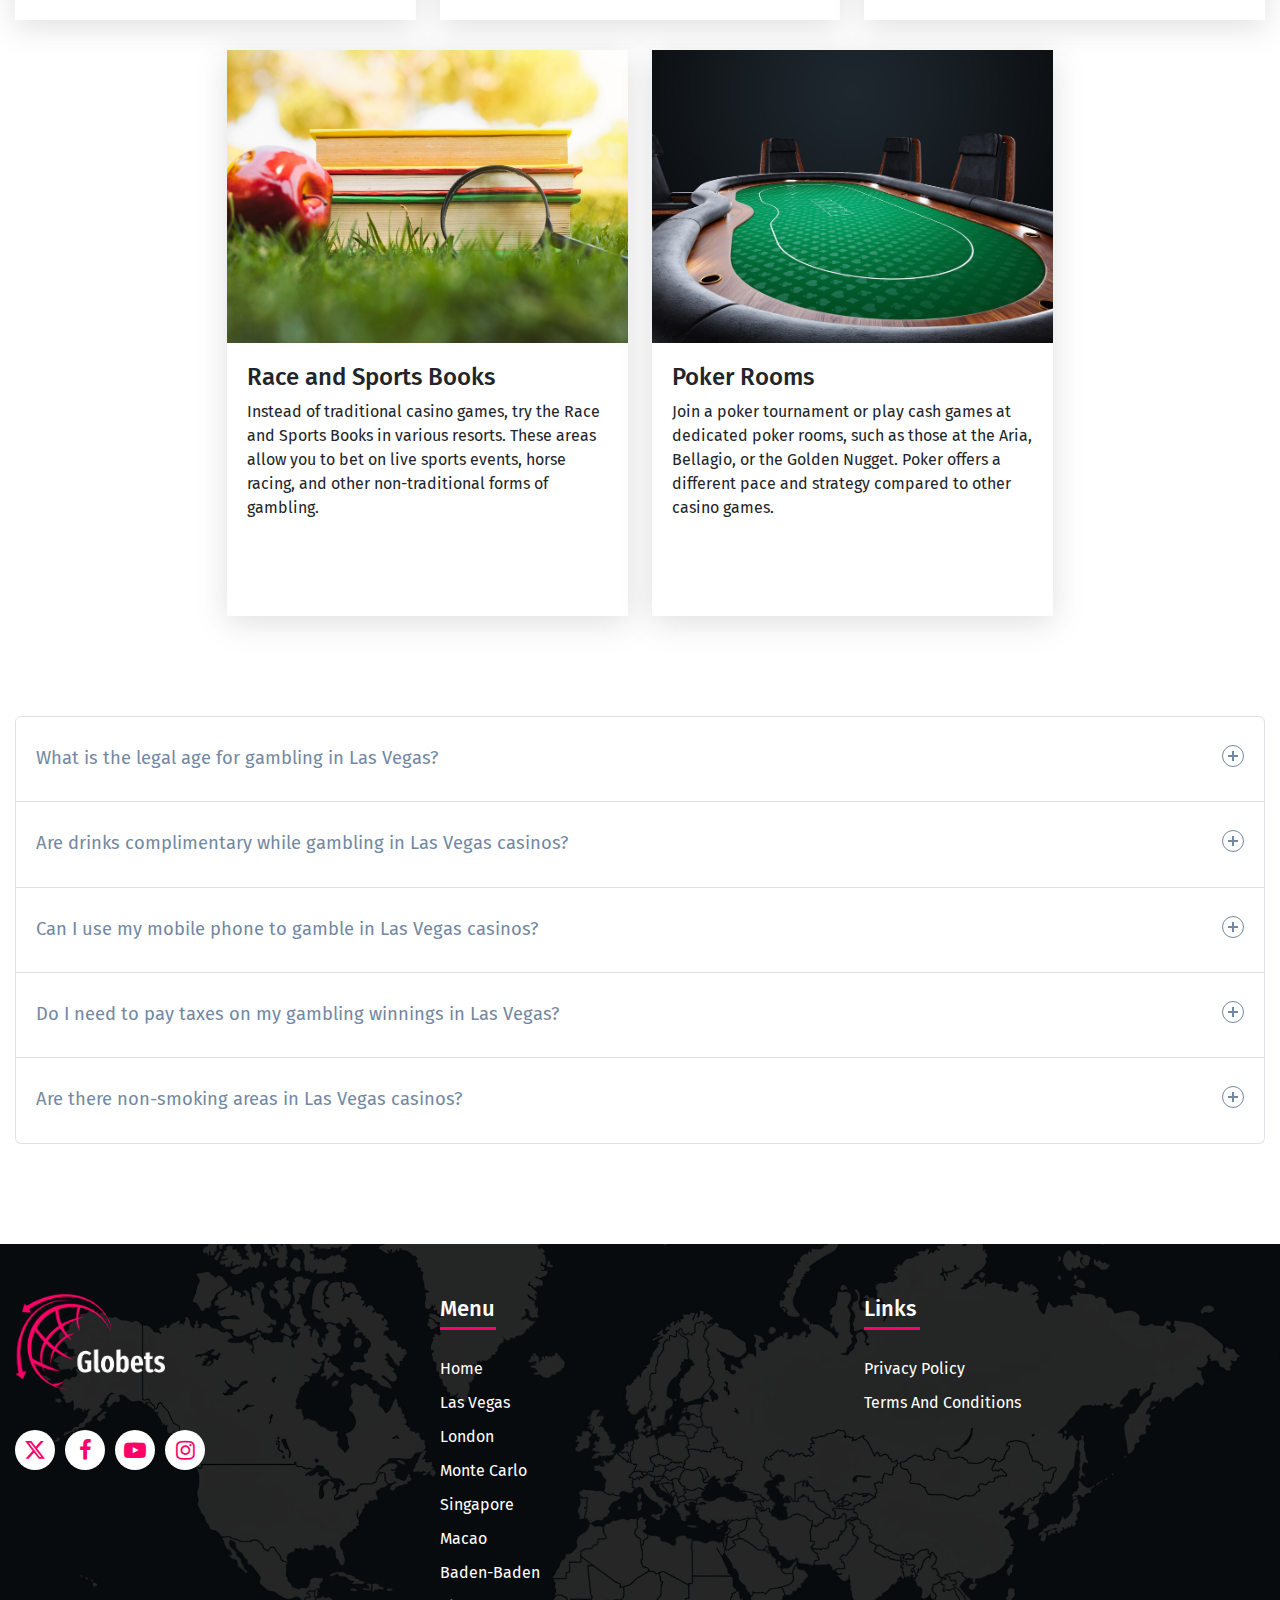
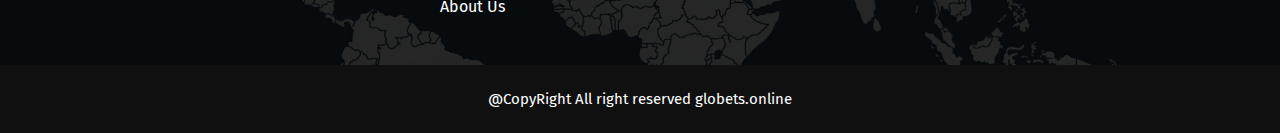
<file: las-vegas.html>
<!DOCTYPE html>
<html lang="en">

<head>
    <title>Las Vegas </title>
    <meta charset="utf-8">
    <meta name="viewport" content="width=device-width, initial-scale=1">
    <link rel="icon" href="img/logo-fav.png" type="image/x-icon">
    <link href="css/bootstrap.min.css" rel="stylesheet">
    <link rel="stylesheet" href="css/style.css">
    <link rel="stylesheet" href="css/responsive.css">
    <link rel="stylesheet" href="https://cdnjs.cloudflare.com/ajax/libs/font-awesome/6.4.2/css/all.min.css">
    <link rel="stylesheet" href="https://cdnjs.cloudflare.com/ajax/libs/font-awesome/4.7.0/css/font-awesome.css">
</head>

<body>
    <header class="page-header">
        <!-- site-navbar start -->
        <div class="">
            <div class="navbar-area">
                <div class="container">
                    <nav class="site-navbar">
                        <!-- site logo -->
                        <a href="index.html" class="site-logo">
                            <img src="img/logo.png" alt="logo">
                        </a>

                        <!-- site menu/nav -->
                        <ul>
                            <li><a href="index.html">Home</a></li>
                            <li><a href="las-vegas.html" class="active">Las Vegas </a></li>
                            <li><a href="london.html">London </a></li>
                            <li><a href="monte-carlo.html"> Monte Carlo </a></li>
                            <li><a href="singapore.html">Singapore </a></li>
                            <li><a href="macao.html">Macao </a></li>
                            <li><a href="baden-baden.html">Baden-Baden </a></li>
                            <li><a href="about-us.html">About Us </a></li>
                        </ul>

                        <!-- nav-toggler for mobile version only -->
                        <button class="nav-toggler">
                            <span></span>
                        </button>
                    </nav>
                </div>
            </div>
        </div>
        <!-- navbar-area end -->


    </header>
    <main class="banner-main">
        <section class="site-banner las-vegas">
            <div class="container">
                <div class="bar-text">
                    <h2>Las Vegas </h2>
                </div>
            </div>
        </section>
    </main>
    <section class="vegas-wrapper">
        <div class="container">
            <div class="vegas-wrapper-box">
                <p>Join us on a journey through the heart of this iconic city, where luck is as much a part of the
                    landscape as the iconic skyline. Whether you're here for the games, the shows, or the unbeatable
                    atmosphere, Las Vegas invites you to roll the dice, spin the wheel, and immerse yourself in the
                    unparalleled entertainment that defines this legendary destination.
                </p>
            </div>
        </div>
    </section>
    <section class="top-casinos">
        <div class="container">
            <div class="top-casinos-wrapper">
                <h3>Top Casinos </h3>
            </div>
            <div class="casinos-inner">
                <div class="row">
                    <div class="col-lg-4">
                        <div class="palazzo">
                            <figure>
                                <a href="https://www.venetianlasvegas.com" target="_blank">
                                    <img src="img/Palazzo.webp" alt="">
                                </a>
                            </figure>
                            <div class="palazzo-text">
                                <h4>The Venetian and The Palazzo</h4>
                                <p>These interconnected resorts offer a massive gaming space, complete with a wide range
                                    of table games, slots, and poker rooms. The Venetian is known for its
                                    Venice-inspired architecture and Grand Canal shopping experience.
                                </p>
                                <div class="btn-base">
                                    <a href="https://www.venetianlasvegas.com" target="_blank">Read More</a>
                                </div>
                            </div>
                        </div>
                    </div>
                    <div class="col-lg-4">
                        <div class="palazzo">
                            <figure>
                                <a href="https://bellagio.mgmresorts.com" target="_blank">
                                    <img src="img/Bellagio.jpg" alt="">
                                </a>
                            </figure>
                            <div class="palazzo-text">
                                <h4>Bellagio</h4>
                                <p>These interconnected resorts offer a massive gaming space, complete with a wide range
                                    of table games, slots, and poker rooms. The Venetian is known for its
                                    Venice-inspired architecture and Grand Canal shopping experience.
                                </p>
                                <div class="btn-base">
                                    <a href="https://bellagio.mgmresorts.com" target="_blank">Read More</a>
                                </div>
                            </div>
                        </div>
                    </div>
                    <div class="col-lg-4">
                        <div class="palazzo">
                            <figure>
                                <a href="https://www.caesars.com/caesars-palace" target="_blank">
                                    <img src="img/Caesars-Palace.jpg" alt="">
                                </a>
                            </figure>
                            <div class="palazzo-text">
                                <h4>Caesars Palace</h4>
                                <p>A classic on the Las Vegas Strip, Caesars Palace boasts an extensive gaming area,
                                    including a famous poker room and a variety of table games. The resort's
                                    Roman-themed architecture adds to its allure.
                                </p>
                                <div class="btn-base">
                                    <a href="https://www.caesars.com/caesars-palace" target="_blank">Read More</a>
                                </div>
                            </div>
                        </div>
                    </div>
                    <div class="col-lg-4">
                        <div class="palazzo">
                            <figure>
                                <a href="https://www.wynnlasvegas.com" target="_blank">
                                    <img src="img/Wynn.jpg" alt="">
                                </a>
                            </figure>
                            <div class="palazzo-text">
                                <h4>Wynn Las Vegas and Encore</h4>
                                <p>These sister resorts are known for their high-end amenities and sophisticated
                                    atmosphere. The casinos offer a range of gaming options, including table games,
                                    slots, and a dedicated poker room. </p>
                                <div class="btn-base">
                                    <a href="https://www.wynnlasvegas.com" target="_blank">Read More</a>
                                </div>
                            </div>
                        </div>
                    </div>
                    <div class="col-lg-4">
                        <div class="palazzo">
                            <figure>
                                <a href="https://www.cosmopolitanlasvegas.com" target="_blank">
                                    <img src="img/Cosmopolitan.jpg" alt="">
                                </a>
                            </figure>
                            <div class="palazzo-text">
                                <h4>The Cosmopolitan of Las Vegas</h4>
                                <p>The Cosmopolitan is recognized for its modern design and vibrant atmosphere. The
                                    casino floor features a mix of traditional and innovative gaming options, attracting
                                    a diverse crowd.
                                </p>
                                <div class="btn-base">
                                    <a href="https://www.cosmopolitanlasvegas.com" target="_blank">Read More</a>
                                </div>
                            </div>
                        </div>
                    </div>
                    <div class="col-lg-4">
                        <div class="palazzo">
                            <figure>
                                <a href="https://mgmgrand.mgmresorts.com/en/entertainment.html" target="_blank">
                                    <img src="img/MGM-Grand.jpg" alt="">
                                </a>
                            </figure>
                            <div class="palazzo-text">
                                <h4>MGM Grand</h4>
                                <p>One of the largest hotels in the world, MGM Grand houses a vast casino with a variety
                                    of gaming options. It includes a high-stakes area and a Race & Sports Book for
                                    sports enthusiasts.
                                </p>
                                <div class="btn-base">
                                    <a href="https://mgmgrand.mgmresorts.com/en/entertainment.html" target="_blank">Read
                                        More</a>
                                </div>
                            </div>
                        </div>
                    </div>
                </div>
            </div>
        </div>
    </section>
    <section class="vegas-wrapper">
        <div class="container">
            <div class="vegas-wrapper-box">
                <p>Globets shares info on top betting destinations, but it's crucial to gamble responsibly. Understand
                    the risks and set limits on time and money spent. Be aware of local laws and age
                    restrictions.Gambling should be entertaining, not solely about financial gain. If you or someone you
                    know faces gambling-related issues, seek professional help.Remember, maintain a healthy balance for
                    a positive gambling experience.
                </p>
            </div>
        </div>
    </section>
    <section class="alternative">
        <div class="container">
            <div class="alternative-wrapper">
                <p>If you're looking for alternative places to gamble in Las Vegas beyond the traditional casinos, here
                    are some unique options. </p>
            </div>
            <div class="alternative-inner">
                <div class="row">
                    <div class="col-lg-4">
                        <div class="inner-alternative">
                            <figure>
                                <img src="img/Off-Strip-Casinos.jpg" alt="">
                            </figure>
                            <div class="alternative-txt">
                                <h4>Off-Strip Casinos</h4>
                                <p>Explore smaller, off-Strip casinos like the Orleans, Gold Coast, or Palace Station.
                                    These venues often offer a more local and laid-back atmosphere compared to the
                                    bustling Strip.
                                </p>
                            </div>
                        </div>
                    </div>
                    <div class="col-lg-4">
                        <div class="inner-alternative">
                            <figure>
                                <img src="img/Fremont.jpg" alt="">
                            </figure>
                            <div class="alternative-txt">
                                <h4>Fremont Street Experience</h4>
                                <p>Head to downtown Las Vegas and visit the Fremont Street Experience. While there are
                                    traditional casinos, you'll also find unique attractions like the SlotZilla Zip Line
                                    and the nightly light shows.
                                </p>
                            </div>
                        </div>
                    </div>
                    <div class="col-lg-4">
                        <div class="inner-alternative">
                            <figure>
                                <img src="img/Arcades.jpg" alt="">
                            </figure>
                            <div class="alternative-txt">
                                <h4>Arcades and Gaming Lounges</h4>
                                <p>Some resorts and entertainment complexes, like the LINQ Promenade, feature gaming
                                    lounges and arcades. Test your skills at classic and modern arcade games or enjoy
                                    interactive experiences.
                                </p>
                            </div>
                        </div>
                    </div>
                    <div class="col-lg-4">
                        <div class="inner-alternative">
                            <figure>
                                <img src="img/sports-books.jpg" alt="">
                            </figure>
                            <div class="alternative-txt">
                                <h4>Race and Sports Books</h4>
                                <p>Instead of traditional casino games, try the Race and Sports Books in various
                                    resorts. These areas allow you to bet on live sports events, horse racing, and other
                                    non-traditional forms of gambling.
                                </p>
                            </div>
                        </div>
                    </div>
                    <div class="col-lg-4">
                        <div class="inner-alternative">
                            <figure>
                                <img src="img/poker-rooms-1.jpeg" alt="">
                            </figure>
                            <div class="alternative-txt">
                                <h4>Poker Rooms</h4>
                                <p>Join a poker tournament or play cash games at dedicated poker rooms, such as those at
                                    the Aria, Bellagio, or the Golden Nugget. Poker offers a different pace and strategy
                                    compared to other casino games.
                                </p>
                            </div>
                        </div>
                    </div>
                </div>
            </div>
        </div>
    </section>
    <section class="federal">
        <div class="container">
            <div class="accordion">
                <div class="accordion-item">
                    <button id="accordion-button-1" aria-expanded="false">
                        <span class="accordion-title">What is the legal age for gambling in Las Vegas?
                        </span>
                        <span class="icon" aria-hidden="true"></span>
                    </button>
                    <div class="accordion-content">
                        <p> The legal age for gambling in Las Vegas is 21 years old. Visitors must be at least 21 to
                            enter and participate in casino activities, including playing slot machines, table games,
                            and poker. </p>
                    </div>
                </div>
                <div class="accordion-item">
                    <button id="accordion-button-2" aria-expanded="false">
                        <span class="accordion-title">Are drinks complimentary while gambling in Las Vegas
                            casinos?</span>
                        <span class="icon" aria-hidden="true"></span>
                    </button>
                    <div class="accordion-content">
                        <p> Yes, complimentary drinks are often served to individuals actively gambling in Las Vegas
                            casinos. It's customary to tip the server. However, policies can vary between casinos, so
                            it's advisable to check with the specific establishment for their complimentary drink
                            offerings. </p>
                    </div>
                </div>
                <div class="accordion-item">
                    <button id="accordion-button-3" aria-expanded="false">
                        <span class="accordion-title">Can I use my mobile phone to gamble in Las Vegas casinos?
                        </span>
                        <span class="icon" aria-hidden="true"></span>
                    </button>
                    <div class="accordion-content">
                        <p> Yes, many Las Vegas casinos offer mobile apps that allow you to place bets, play slots, and
                            participate in various gaming activities using your smartphone. However, it's essential to
                            use these apps responsibly and be aware of the casino's policies regarding mobile gambling.
                        </p>
                    </div>
                </div>
                <div class="accordion-item">
                    <button id="accordion-button-4" aria-expanded="false">
                        <span class="accordion-title">Do I need to pay taxes on my gambling winnings in Las
                            Vegas?</span>
                        <span class="icon" aria-hidden="true"></span>
                    </button>
                    <div class="accordion-content">
                        <p> Yes, gambling winnings are subject to federal and state taxes in the United States,
                            including in Las Vegas. It's advisable to keep accurate records of your wins and losses and
                            consult with a tax professional to understand your specific tax obligations.
                        </p>
                    </div>
                </div>
                <div class="accordion-item">
                    <button id="accordion-button-5" aria-expanded="false">
                        <span class="accordion-title">Are there non-smoking areas in Las Vegas casinos? </span>
                        <span class="icon" aria-hidden="true"></span>
                    </button>
                    <div class="accordion-content">
                        <p>Yes, many Las Vegas casinos now have designated non-smoking areas or entirely smoke-free
                            sections to accommodate both smoking and non-smoking guests. It's recommended to check with
                            the specific casino for information on their smoking policies and the availability of
                            non-smoking areas. </p>
                    </div>
                </div>
            </div>
        </div>
    </section>

    <footer class="footer">
        <div class="container">
            <div class="footer-inner">
                <div class="row">
                    <div class="col-md-4">
                        <div class="footer_logo">
                            <a href="">
                                <img src="img/logo.png" alt="logo">
                            </a>
                            <ul>
                                <li><a href="#"><i class="fa-brands fa-x-twitter"></i></a></li>
                                <li><a href="#"><i class="fa fa-facebook" aria-hidden="true"></i></a></li>
                                <li><a href="#"><i class="fa fa-youtube-play" aria-hidden="true"></i></a></li>
                                <li><a href="#"><i class="fa fa-instagram" aria-hidden="true"></i></a></li>
                            </ul>
                        </div>
                    </div>
                    <div class="col-md-4">
                        <div class="useful_link">
                            <h2>Menu</h2>
                            <ul>
                                <li><a href="index.html" class="active">Home</a></li>
                                <li><a href="las-vegas.html">Las Vegas </a></li>
                                <li><a href="london.html">London </a></li>
                                <li><a href="monte-carlo.html"> Monte Carlo </a></li>
                                <li><a href="singapore.html">Singapore </a></li>
                                <li><a href="macao.html">Macao </a></li>
                                <li><a href="baden-baden.html">Baden-Baden </a></li>
                                <li><a href="about-us.html">About Us </a></li>
                            </ul>
                        </div>
                    </div>
                    <div class="col-md-4">
                        <div class="useful_link">
                            <h2>Links</h2>
                            <ul>
                                <li><a href="privacy-policy.html">Privacy Policy </a></li>
                                <li><a href="terms-and-conditions.html">Terms and Conditions </a></li>
                            </ul>
                        </div>
                    </div>
                </div>
            </div>
        </div>
        <div class="footer-bottom">
            <div class="container">
                <p>@CopyRight All right reserved globets.online </p>
            </div>
        </div>
    </footer>
    <a id="button"></a>
    <script src="js/bootstrap.bundle.min.js"></script>
    <script src="js/jquery.min.js"></script>
    <script>
        const navToggler = document.querySelector('.nav-toggler');
        const navMenu = document.querySelector('.site-navbar ul');
        const navLinks = document.querySelectorAll('.site-navbar a');

        allEventListners();


        function allEventListners() {

            navToggler.addEventListener('click', togglerClick);

            navLinks.forEach(elem => elem.addEventListener('click', navLinkClick));
        }


        function togglerClick() {
            navToggler.classList.toggle('toggler-open');
            navMenu.classList.toggle('open');
        }


        function navLinkClick() {
            if (navMenu.classList.contains('open')) {
                navToggler.click();
            }
        }


    </script>
    <script>
        const header = document.querySelector(".page-header");
        const toggleClass = "is-sticky";

        window.addEventListener("scroll", () => {
            const currentScroll = window.pageYOffset;
            if (currentScroll > 150) {
                header.classList.add(toggleClass);
            } else {
                header.classList.remove(toggleClass);
            }
        });

    </script>
    <script>
        var btn = $('#button');

        $(window).scroll(function () {
            if ($(window).scrollTop() > 300) {
                btn.addClass('show');
            } else {
                btn.removeClass('show');
            }
        });

        btn.on('click', function (e) {
            e.preventDefault();
            $('html, body').animate({ scrollTop: 0 }, '300');
        });


    </script>
    <script>
        const items = document.querySelectorAll('.accordion button');

        function toggleAccordion() {
            const itemToggle = this.getAttribute('aria-expanded');

            for (i = 0; i < items.length; i++) {
                items[i].setAttribute('aria-expanded', 'false');
            }

            if (itemToggle == 'false') {
                this.setAttribute('aria-expanded', 'true');
            }
        }

        items.forEach((item) => item.addEventListener('click', toggleAccordion));




    </script>
</body>

</html>
</file>
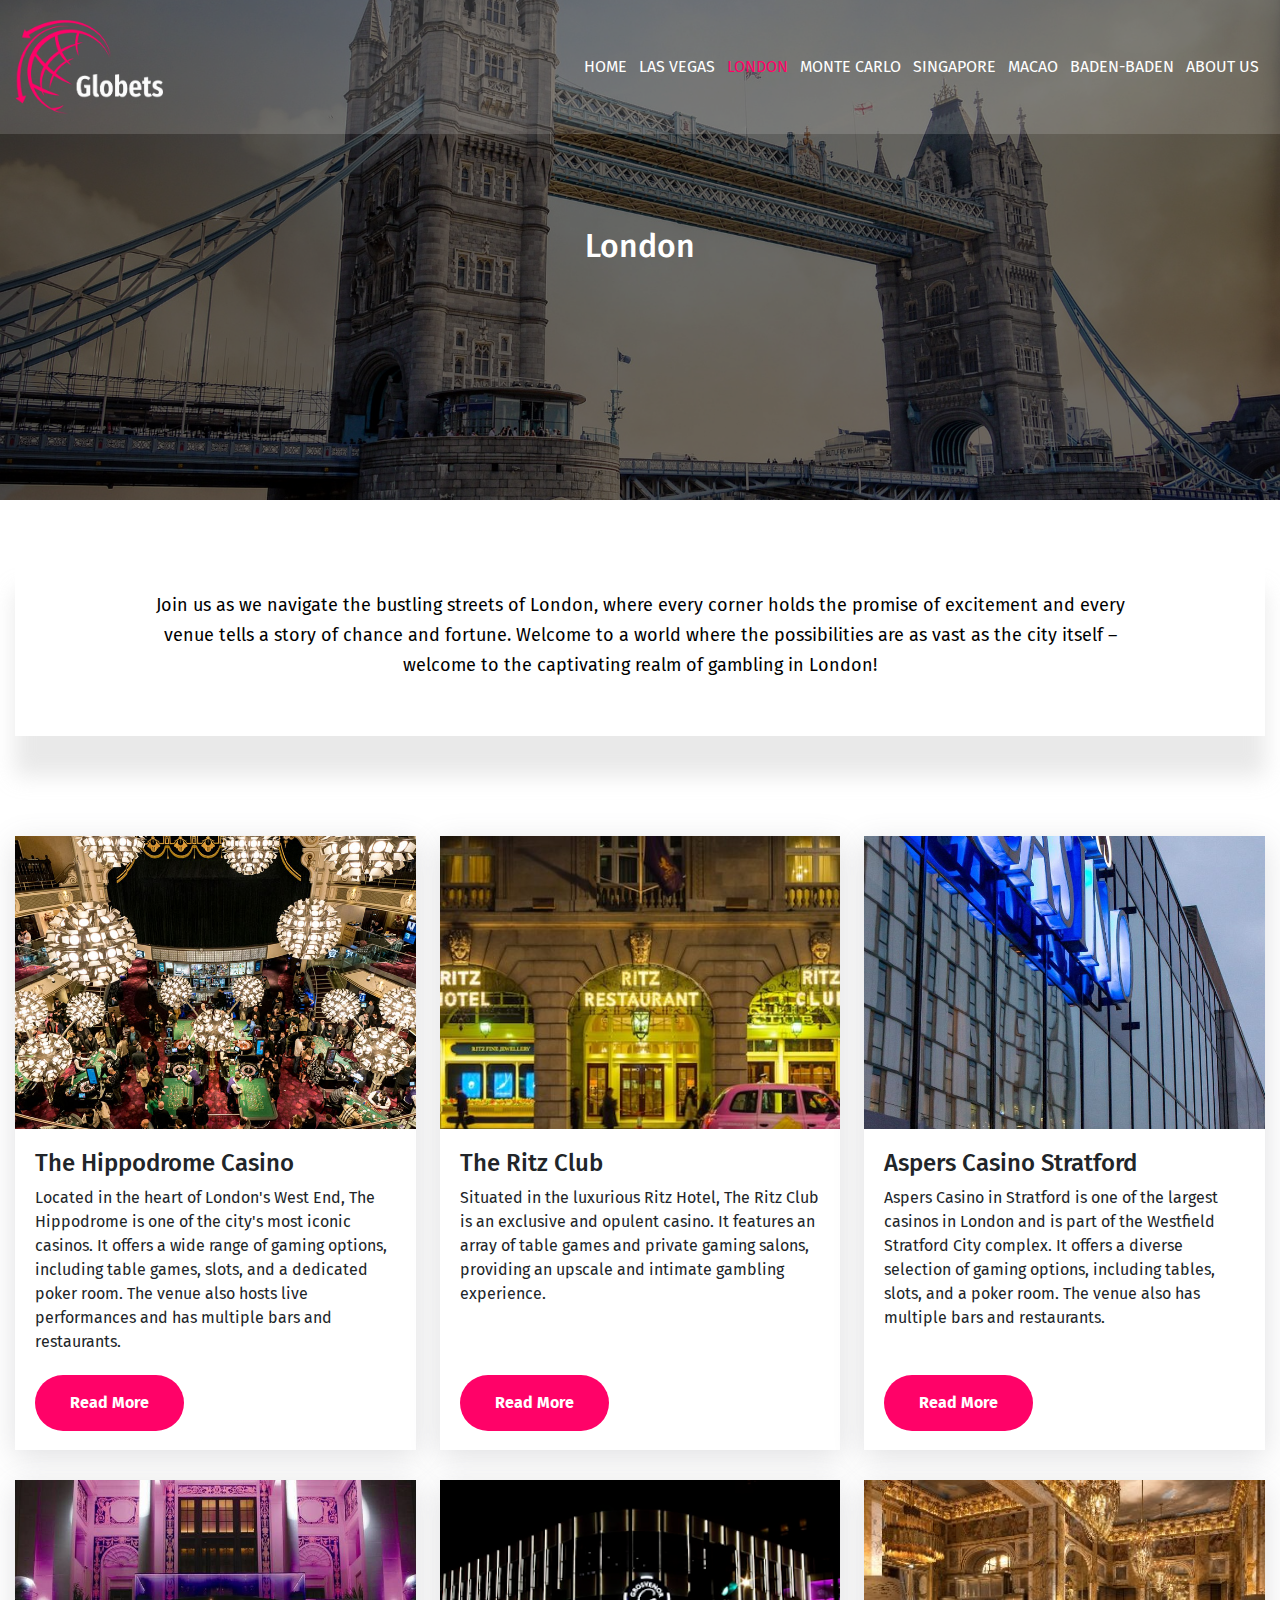
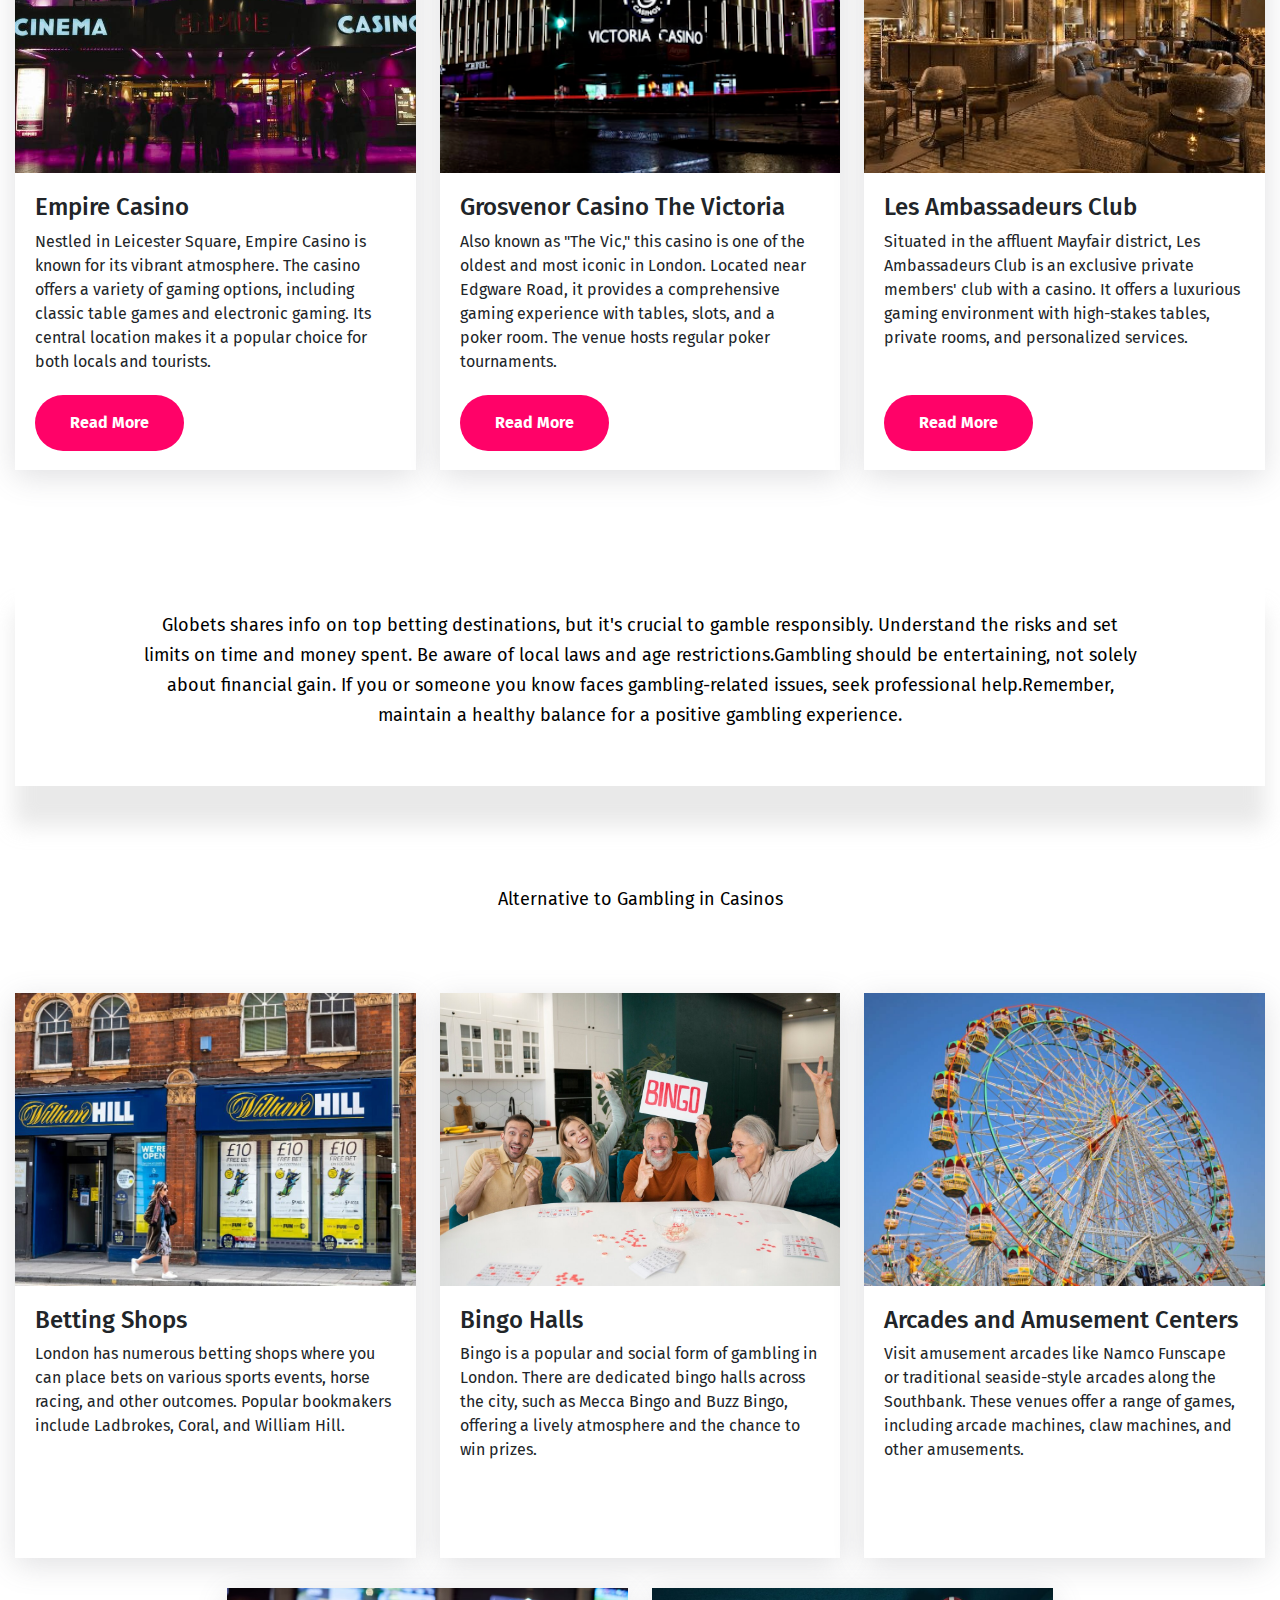
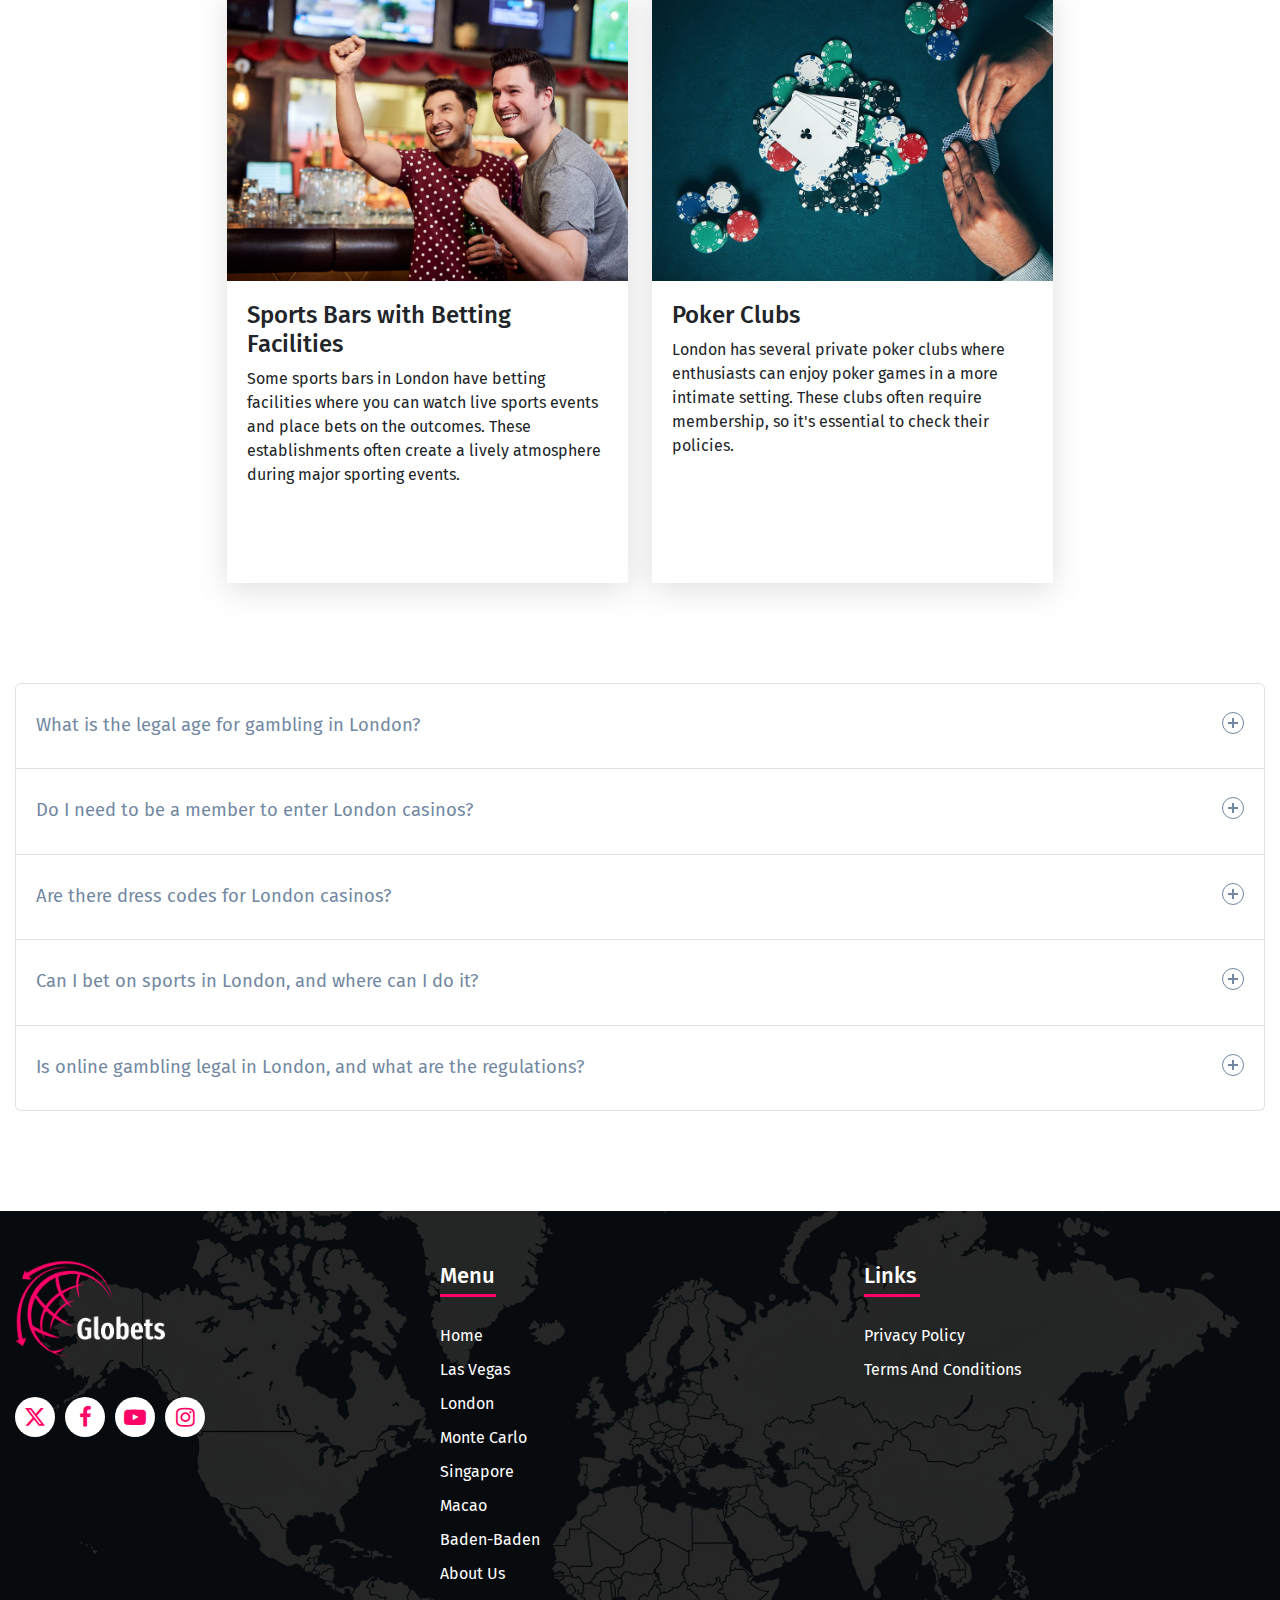
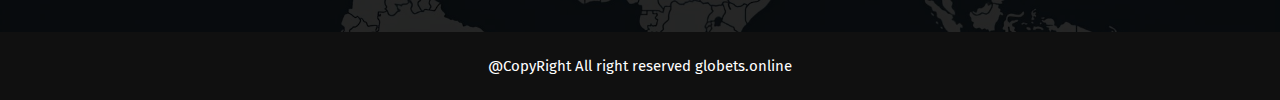
<file: london.html>
<!DOCTYPE html>
<html lang="en">

<head>
    <title>London</title>
    <meta charset="utf-8">
    <meta name="viewport" content="width=device-width, initial-scale=1">
    <link href="css/bootstrap.min.css" rel="stylesheet">
    <link rel="stylesheet" href="css/style.css">
    <link rel="icon" href="img/logo-fav.png" type="image/x-icon">
    <link rel="stylesheet" href="css/responsive.css">
    <link rel="stylesheet" href="https://cdnjs.cloudflare.com/ajax/libs/font-awesome/6.4.2/css/all.min.css">
    <link rel="stylesheet" href="https://cdnjs.cloudflare.com/ajax/libs/font-awesome/4.7.0/css/font-awesome.css">
</head>

<body>
    <header class="page-header">
        <!-- site-navbar start -->
        <div class="">
            <div class="navbar-area">
                <div class="container">
                    <nav class="site-navbar">
                        <!-- site logo -->
                        <a href="index.html" class="site-logo">
                            <img src="img/logo.png" alt="logo">
                        </a>

                        <!-- site menu/nav -->
                        <ul>
                            <li><a href="index.html">Home</a></li>
                            <li><a href="las-vegas.html">Las Vegas </a></li>
                            <li><a href="london.html" class="active">London </a></li>
                            <li><a href="monte-carlo.html"> Monte Carlo </a></li>
                            <li><a href="singapore.html">Singapore </a></li>
                            <li><a href="macao.html">Macao </a></li>
                            <li><a href="baden-baden.html">Baden-Baden </a></li>
                            <li><a href="about-us.html">About Us </a></li>
                        </ul>

                        <!-- nav-toggler for mobile version only -->
                        <button class="nav-toggler">
                            <span></span>
                        </button>
                    </nav>
                </div>
            </div>
        </div>
        <!-- navbar-area end -->


    </header>
    <main class="banner-main">
        <section class="site-banner las-vegas london">
            <div class="container">
                <div class="bar-text">
                    <h2>London</h2>
                </div>
            </div>
        </section>
    </main>
    <section class="vegas-wrapper">
        <div class="container">
            <div class="vegas-wrapper-box">
                <p>Join us as we navigate the bustling streets of London, where every corner holds the promise of
                    excitement and every venue tells a story of chance and fortune. Welcome to a world where the
                    possibilities are as vast as the city itself – welcome to the captivating realm of gambling in
                    London! </p>
            </div>
        </div>
    </section>
    <section class="top-casinos">
        <div class="container">
            <div class="top-casinos-wrapper">
            </div>
            <div class="casinos-inner">
                <div class="row">
                    <div class="col-lg-4">
                        <div class="palazzo">
                            <figure>
                                <a href="https://www.hippodromecasino.com" target="_blank">
                                    <img src="img/The-Hippodrome-Casino.jpg" alt="">
                                </a>
                            </figure>
                            <div class="palazzo-text">
                                <h4>The Hippodrome Casino</h4>
                                <p>Located in the heart of London's West End, The Hippodrome is one of the city's most
                                    iconic casinos. It offers a wide range of gaming options, including table games,
                                    slots, and a dedicated poker room. The venue also hosts live performances and has
                                    multiple bars and restaurants.
                                </p>
                                <div class="btn-base">
                                    <a href="https://www.hippodromecasino.com" target="_blank">Read More</a>
                                </div>
                            </div>
                        </div>
                    </div>
                    <div class="col-lg-4">
                        <div class="palazzo">
                            <figure>
                                <a href="https://www.theritzlondon.com" target="_blank">
                                    <img src="img/The-Ritz.jpg" alt="">
                                </a>
                            </figure>
                            <div class="palazzo-text">
                                <h4>The Ritz Club</h4>
                                <p>Situated in the luxurious Ritz Hotel, The Ritz Club is an exclusive and opulent
                                    casino. It features an array of table games and private gaming salons, providing an
                                    upscale and intimate gambling experience.
                                </p>
                                <div class="btn-base">
                                    <a href="https://www.theritzlondon.com" target="_blank">Read More</a>
                                </div>
                            </div>
                        </div>
                    </div>
                    <div class="col-lg-4">
                        <div class="palazzo">
                            <figure>
                                <a href="https://www.aspersstratford.co.uk" target="_blank">
                                    <img src="img/aspers-casino.jpg" alt="">
                                </a>
                            </figure>
                            <div class="palazzo-text">
                                <h4>Aspers Casino Stratford</h4>
                                <p>Aspers Casino in Stratford is one of the largest casinos in London and is part of the
                                    Westfield Stratford City complex. It offers a diverse selection of gaming options,
                                    including tables, slots, and a poker room. The venue also has multiple bars and
                                    restaurants.
                                </p>
                                <div class="btn-base">
                                    <a href="https://www.aspersstratford.co.uk" target="_blank">Read More</a>
                                </div>
                            </div>
                        </div>
                    </div>
                    <div class="col-lg-4">
                        <div class="palazzo">
                            <figure>
                                <a href="https://www.thecasinolsq.com" target="_blank">
                                    <img src="img/Empire-Casino.jpeg" alt="">
                                </a>
                            </figure>
                            <div class="palazzo-text">
                                <h4>Empire Casino</h4>
                                <p>Nestled in Leicester Square, Empire Casino is known for its vibrant atmosphere. The
                                    casino offers a variety of gaming options, including classic table games and
                                    electronic gaming. Its central location makes it a popular choice for both locals
                                    and tourists.
                                </p>
                                <div class="btn-base">
                                    <a href="https://www.thecasinolsq.com" target="_blank">Read More</a>
                                </div>
                            </div>
                        </div>
                    </div>
                    <div class="col-lg-4">
                        <div class="palazzo">
                            <figure>
                                <a href="https://www.grosvenorcasinos.com/local-casinos/the-victoria-london"
                                    target="_blank">
                                    <img src="img/Grosvenor.png" alt="">
                                </a>
                            </figure>
                            <div class="palazzo-text">
                                <h4>Grosvenor Casino The Victoria</h4>
                                <p>Also known as "The Vic," this casino is one of the oldest and most iconic in London.
                                    Located near Edgware Road, it provides a comprehensive gaming experience with
                                    tables, slots, and a poker room. The venue hosts regular poker tournaments. </p>
                                <div class="btn-base">
                                    <a href="https://www.grosvenorcasinos.com/local-casinos/the-victoria-london"
                                        target="_blank">Read More</a>
                                </div>
                            </div>
                        </div>
                    </div>
                    <div class="col-lg-4">
                        <div class="palazzo">
                            <figure>
                                <a href="https://lesambassadeurs.com" target="_blank">
                                    <img src="img/Les.jpg" alt="">
                                </a>
                            </figure>
                            <div class="palazzo-text">
                                <h4>Les Ambassadeurs Club</h4>
                                <p>Situated in the affluent Mayfair district, Les Ambassadeurs Club is an exclusive
                                    private members' club with a casino. It offers a luxurious gaming environment with
                                    high-stakes tables, private rooms, and personalized services.
                                </p>
                                <div class="btn-base">
                                    <a href="https://lesambassadeurs.com" target="_blank">Read
                                        More</a>
                                </div>
                            </div>
                        </div>
                    </div>
                </div>
            </div>
        </div>
    </section>
    <section class="vegas-wrapper">
        <div class="container">
            <div class="vegas-wrapper-box">
                <p>Globets shares info on top betting destinations, but it's crucial to gamble responsibly. Understand
                    the risks and set limits on time and money spent. Be aware of local laws and age
                    restrictions.Gambling should be entertaining, not solely about financial gain. If you or someone you
                    know faces gambling-related issues, seek professional help.Remember, maintain a healthy balance for
                    a positive gambling experience.
                </p>
            </div>
        </div>
    </section>
    <section class="alternative">
        <div class="container">
            <div class="alternative-wrapper">
                <p>Alternative to Gambling in Casinos
                </p>
            </div>
            <div class="alternative-inner">
                <div class="row">
                    <div class="col-lg-4">
                        <div class="inner-alternative">
                            <figure>
                                <img src="img/Betting-shops-1.jpg" alt="">
                            </figure>
                            <div class="alternative-txt">
                                <h4>Betting Shops</h4>
                                <p>London has numerous betting shops where you can place bets on various sports events,
                                    horse racing, and other outcomes. Popular bookmakers include Ladbrokes, Coral, and
                                    William Hill. </p>
                            </div>
                        </div>
                    </div>
                    <div class="col-lg-4">
                        <div class="inner-alternative">
                            <figure>
                                <img src="img/Bingo-Halls.jpg" alt="">
                            </figure>
                            <div class="alternative-txt">
                                <h4>Bingo Halls</h4>
                                <p>Bingo is a popular and social form of gambling in London. There are dedicated bingo
                                    halls across the city, such as Mecca Bingo and Buzz Bingo, offering a lively
                                    atmosphere and the chance to win prizes.
                                </p>
                            </div>
                        </div>
                    </div>
                    <div class="col-lg-4">
                        <div class="inner-alternative">
                            <figure>
                                <img src="img/Amusemne- centre.jpg" alt="">
                            </figure>
                            <div class="alternative-txt">
                                <h4>Arcades and Amusement Centers</h4>
                                <p>Visit amusement arcades like Namco Funscape or traditional seaside-style arcades
                                    along the Southbank. These venues offer a range of games, including arcade machines,
                                    claw machines, and other amusements. </p>
                            </div>
                        </div>
                    </div>
                    <div class="col-lg-4">
                        <div class="inner-alternative">
                            <figure>
                                <img src="img/Sports-Bars.avif" alt="">
                            </figure>
                            <div class="alternative-txt">
                                <h4>Sports Bars with Betting Facilities</h4>
                                <p>Some sports bars in London have betting facilities where you can watch live sports
                                    events and place bets on the outcomes. These establishments often create a lively
                                    atmosphere during major sporting events. </p>
                            </div>
                        </div>
                    </div>
                    <div class="col-lg-4">
                        <div class="inner-alternative">
                            <figure>
                                <img src="img/Poker-clubs-1.jpg" alt="">
                            </figure>
                            <div class="alternative-txt">
                                <h4>Poker Clubs</h4>
                                <p>London has several private poker clubs where enthusiasts can enjoy poker games in a
                                    more intimate setting. These clubs often require membership, so it's essential to
                                    check their policies.
                                </p>
                            </div>
                        </div>
                    </div>
                </div>
            </div>
        </div>
    </section>
    <section class="federal">
        <div class="container">
            <div class="accordion">
                <div class="accordion-item">
                    <button id="accordion-button-1" aria-expanded="false">
                        <span class="accordion-title">What is the legal age for gambling in London?
                        </span>
                        <span class="icon" aria-hidden="true"></span>
                    </button>
                    <div class="accordion-content">
                        <p> The legal age for gambling in the United Kingdom, including London, is 18. Individuals must
                            be at least 18 years old to participate in various forms of gambling, such as casino games,
                            sports betting, and lottery.
                        </p>
                    </div>
                </div>
                <div class="accordion-item">
                    <button id="accordion-button-2" aria-expanded="false">
                        <span class="accordion-title">Do I need to be a member to enter London casinos?
                        </span>
                        <span class="icon" aria-hidden="true"></span>
                    </button>
                    <div class="accordion-content">
                        <p> While membership requirements have relaxed in recent years, some private members' clubs and
                            exclusive casinos may still require membership. However, many casinos in London, especially
                            larger ones and those in tourist areas, allow non-members to enter. It's advisable to check
                            the entry policies of specific casinos.
                        </p>
                    </div>
                </div>
                <div class="accordion-item">
                    <button id="accordion-button-3" aria-expanded="false">
                        <span class="accordion-title">Are there dress codes for London casinos?

                        </span>
                        <span class="icon" aria-hidden="true"></span>
                    </button>
                    <div class="accordion-content">
                        <p> Dress codes vary among London casinos. While some may have a formal dress code, requiring
                            patrons to wear smart or business casual attire, others may be more relaxed. It's
                            recommended to check the dress code of the specific casino you plan to visit to ensure
                            compliance.

                        </p>
                    </div>
                </div>
                <div class="accordion-item">
                    <button id="accordion-button-4" aria-expanded="false">
                        <span class="accordion-title">Can I bet on sports in London, and where can I do it?
                        </span>
                        <span class="icon" aria-hidden="true"></span>
                    </button>
                    <div class="accordion-content">
                        <p> Yes, sports betting is legal in London, and there are numerous betting shops throughout the
                            city where you can place bets on various sports events. Additionally, many pubs and bars may
                            have betting facilities, allowing you to enjoy the game while placing bets.

                        </p>
                    </div>
                </div>
                <div class="accordion-item">
                    <button id="accordion-button-5" aria-expanded="false">
                        <span class="accordion-title">Is online gambling legal in London, and what are the
                            regulations?</span>
                        <span class="icon" aria-hidden="true"></span>
                    </button>
                    <div class="accordion-content">
                        <p>Online gambling is legal in the UK, including London. The industry is regulated by the UK
                            Gambling Commission, ensuring that operators adhere to strict standards. Players should
                            choose licensed and reputable online gambling platforms to ensure a safe and fair gaming
                            experience.

                        </p>
                    </div>
                </div>
            </div>
        </div>
    </section>

    <footer class="footer">
        <div class="container">
            <div class="footer-inner">
                <div class="row">
                    <div class="col-md-4">
                        <div class="footer_logo">
                            <a href="">
                                <img src="img/logo.png" alt="logo">
                            </a>
                            <ul>
                                <li><a href="#"><i class="fa-brands fa-x-twitter"></i></a></li>
                                <li><a href="#"><i class="fa fa-facebook" aria-hidden="true"></i></a></li>
                                <li><a href="#"><i class="fa fa-youtube-play" aria-hidden="true"></i></a></li>
                                <li><a href="#"><i class="fa fa-instagram" aria-hidden="true"></i></a></li>
                            </ul>
                        </div>
                    </div>
                    <div class="col-md-4">
                        <div class="useful_link">
                            <h2>Menu</h2>
                            <ul>
                                <li><a href="index.html" class="active">Home</a></li>
                                <li><a href="las-vegas.html">Las Vegas </a></li>
                                <li><a href="london.html">London </a></li>
                                <li><a href="monte-carlo.html"> Monte Carlo </a></li>
                                <li><a href="singapore.html">Singapore </a></li>
                                <li><a href="macao.html">Macao </a></li>
                                <li><a href="baden-baden.html">Baden-Baden </a></li>
                                <li><a href="about-us.html">About Us </a></li>
                            </ul>
                        </div>
                    </div>
                    <div class="col-md-4">
                        <div class="useful_link">
                            <h2>Links</h2>
                            <ul>
                                <li><a href="privacy-policy.html">Privacy Policy </a></li>
                                <li><a href="terms-and-conditions.html">Terms and Conditions </a></li>
                            </ul>
                        </div>
                    </div>
                </div>
            </div>
        </div>
        <div class="footer-bottom">
            <div class="container">
                <p>@CopyRight All right reserved globets.online </p>
            </div>
        </div>
    </footer>
    <a id="button"></a>
    <script src="js/bootstrap.bundle.min.js"></script>
    <script src="js/jquery.min.js"></script>
    <script>
        const navToggler = document.querySelector('.nav-toggler');
        const navMenu = document.querySelector('.site-navbar ul');
        const navLinks = document.querySelectorAll('.site-navbar a');

        allEventListners();


        function allEventListners() {

            navToggler.addEventListener('click', togglerClick);

            navLinks.forEach(elem => elem.addEventListener('click', navLinkClick));
        }


        function togglerClick() {
            navToggler.classList.toggle('toggler-open');
            navMenu.classList.toggle('open');
        }


        function navLinkClick() {
            if (navMenu.classList.contains('open')) {
                navToggler.click();
            }
        }


    </script>
    <script>
        const header = document.querySelector(".page-header");
        const toggleClass = "is-sticky";

        window.addEventListener("scroll", () => {
            const currentScroll = window.pageYOffset;
            if (currentScroll > 150) {
                header.classList.add(toggleClass);
            } else {
                header.classList.remove(toggleClass);
            }
        });

    </script>
    <script>
        var btn = $('#button');

        $(window).scroll(function () {
            if ($(window).scrollTop() > 300) {
                btn.addClass('show');
            } else {
                btn.removeClass('show');
            }
        });

        btn.on('click', function (e) {
            e.preventDefault();
            $('html, body').animate({ scrollTop: 0 }, '300');
        });


    </script>
    <script>
        const items = document.querySelectorAll('.accordion button');

        function toggleAccordion() {
            const itemToggle = this.getAttribute('aria-expanded');

            for (i = 0; i < items.length; i++) {
                items[i].setAttribute('aria-expanded', 'false');
            }

            if (itemToggle == 'false') {
                this.setAttribute('aria-expanded', 'true');
            }
        }

        items.forEach((item) => item.addEventListener('click', toggleAccordion));




    </script>
</body>

</html>
</file>
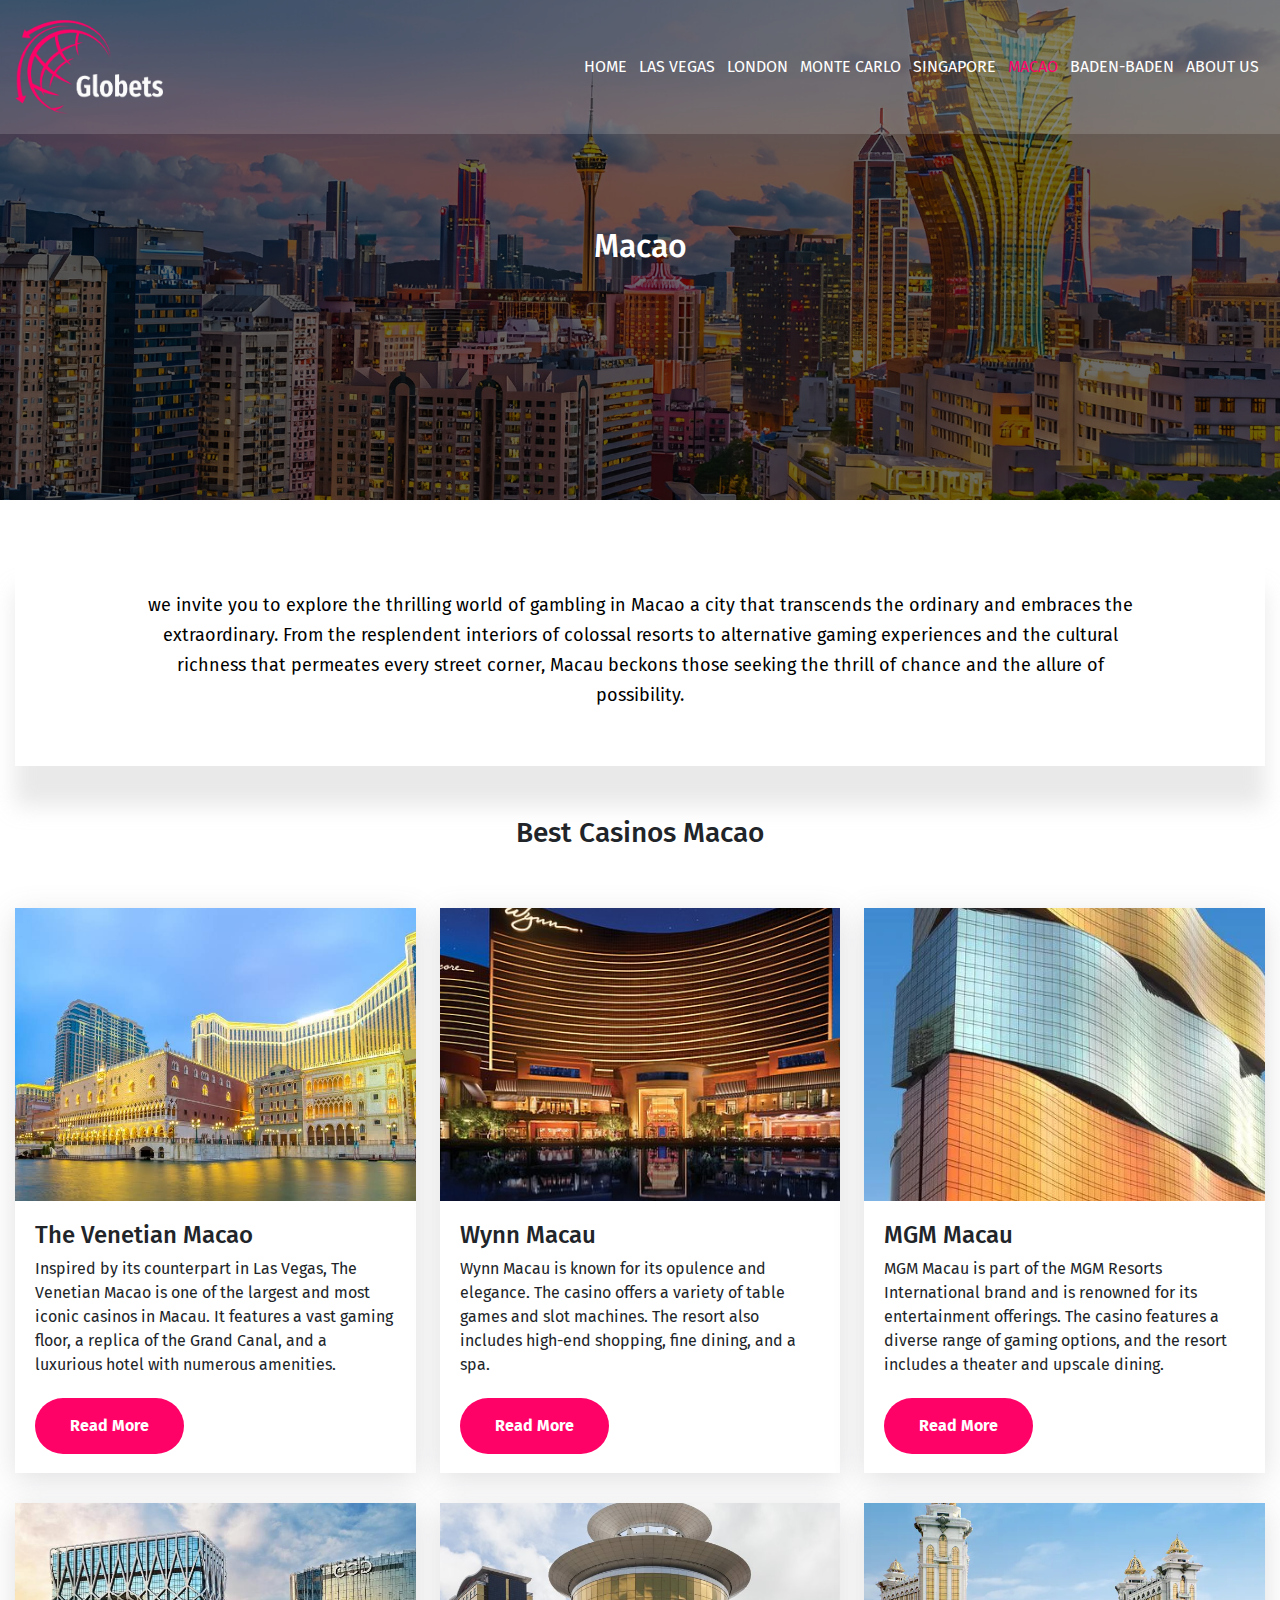
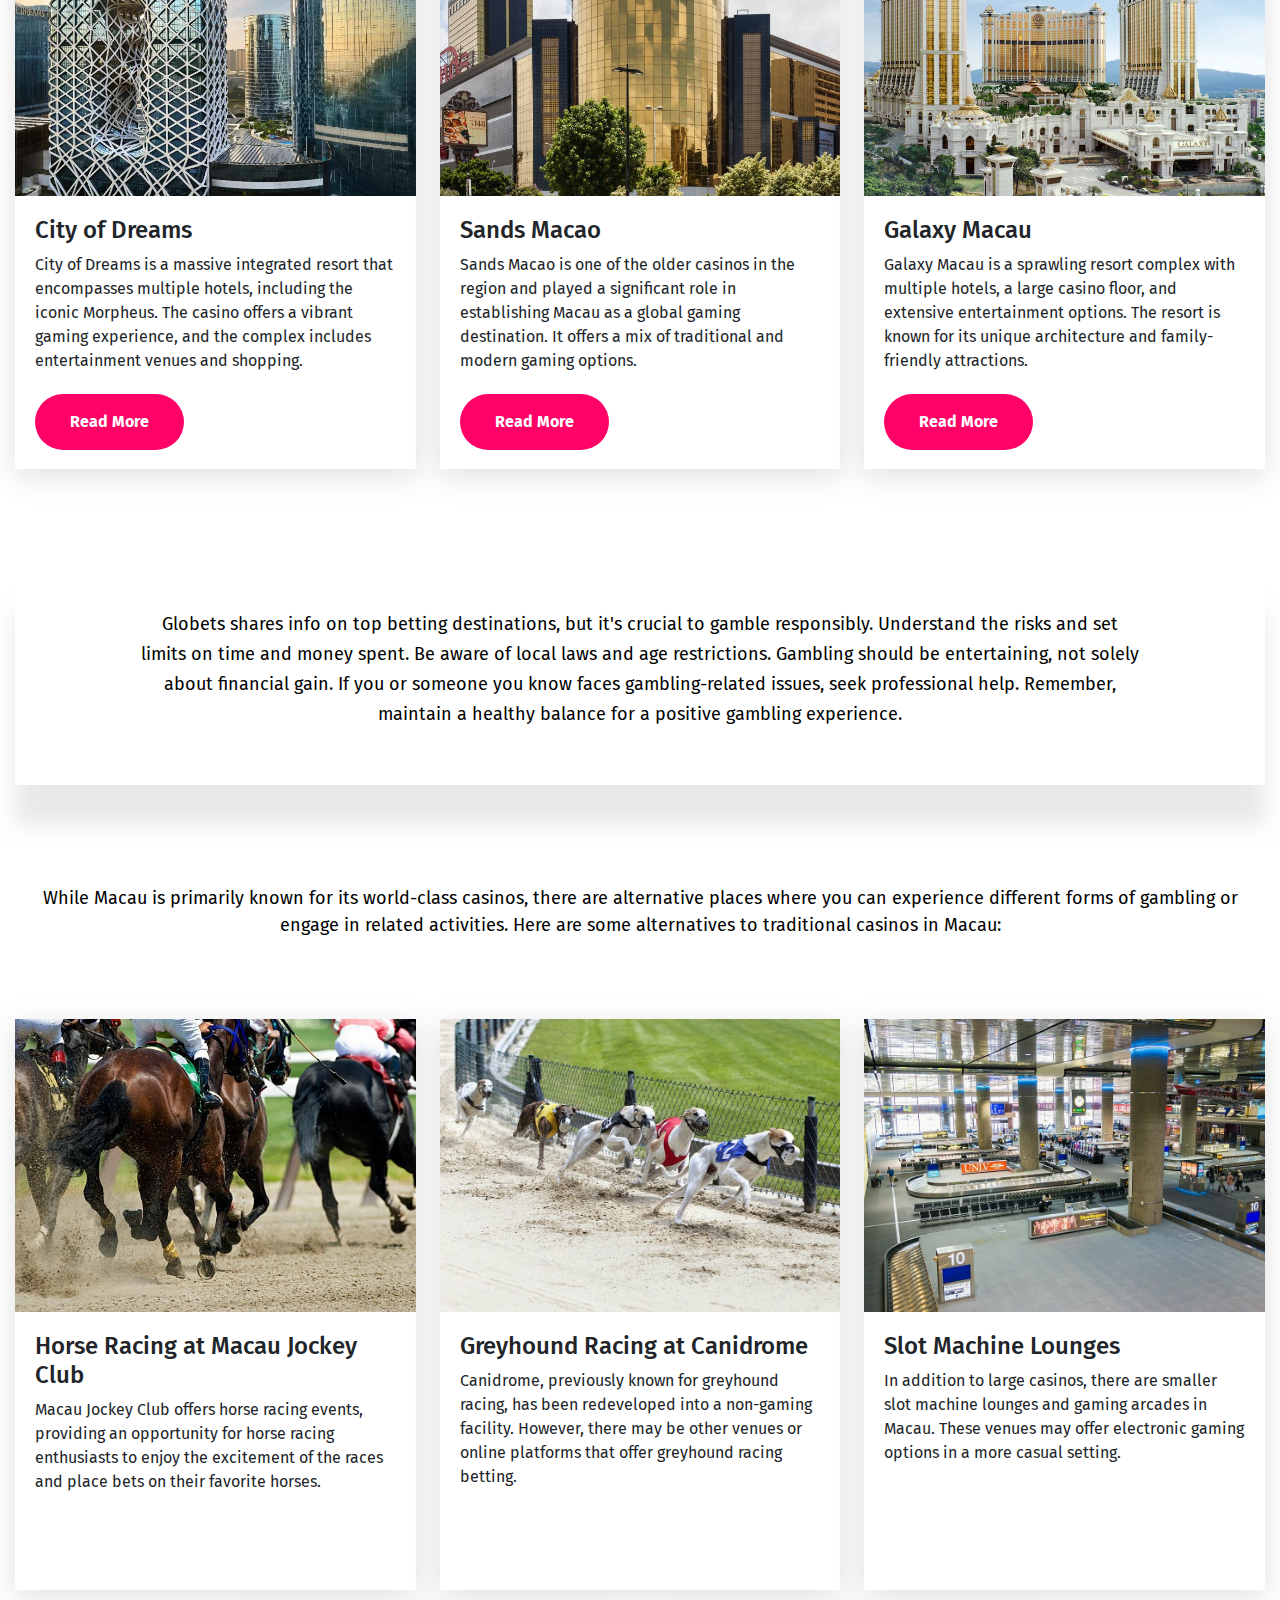
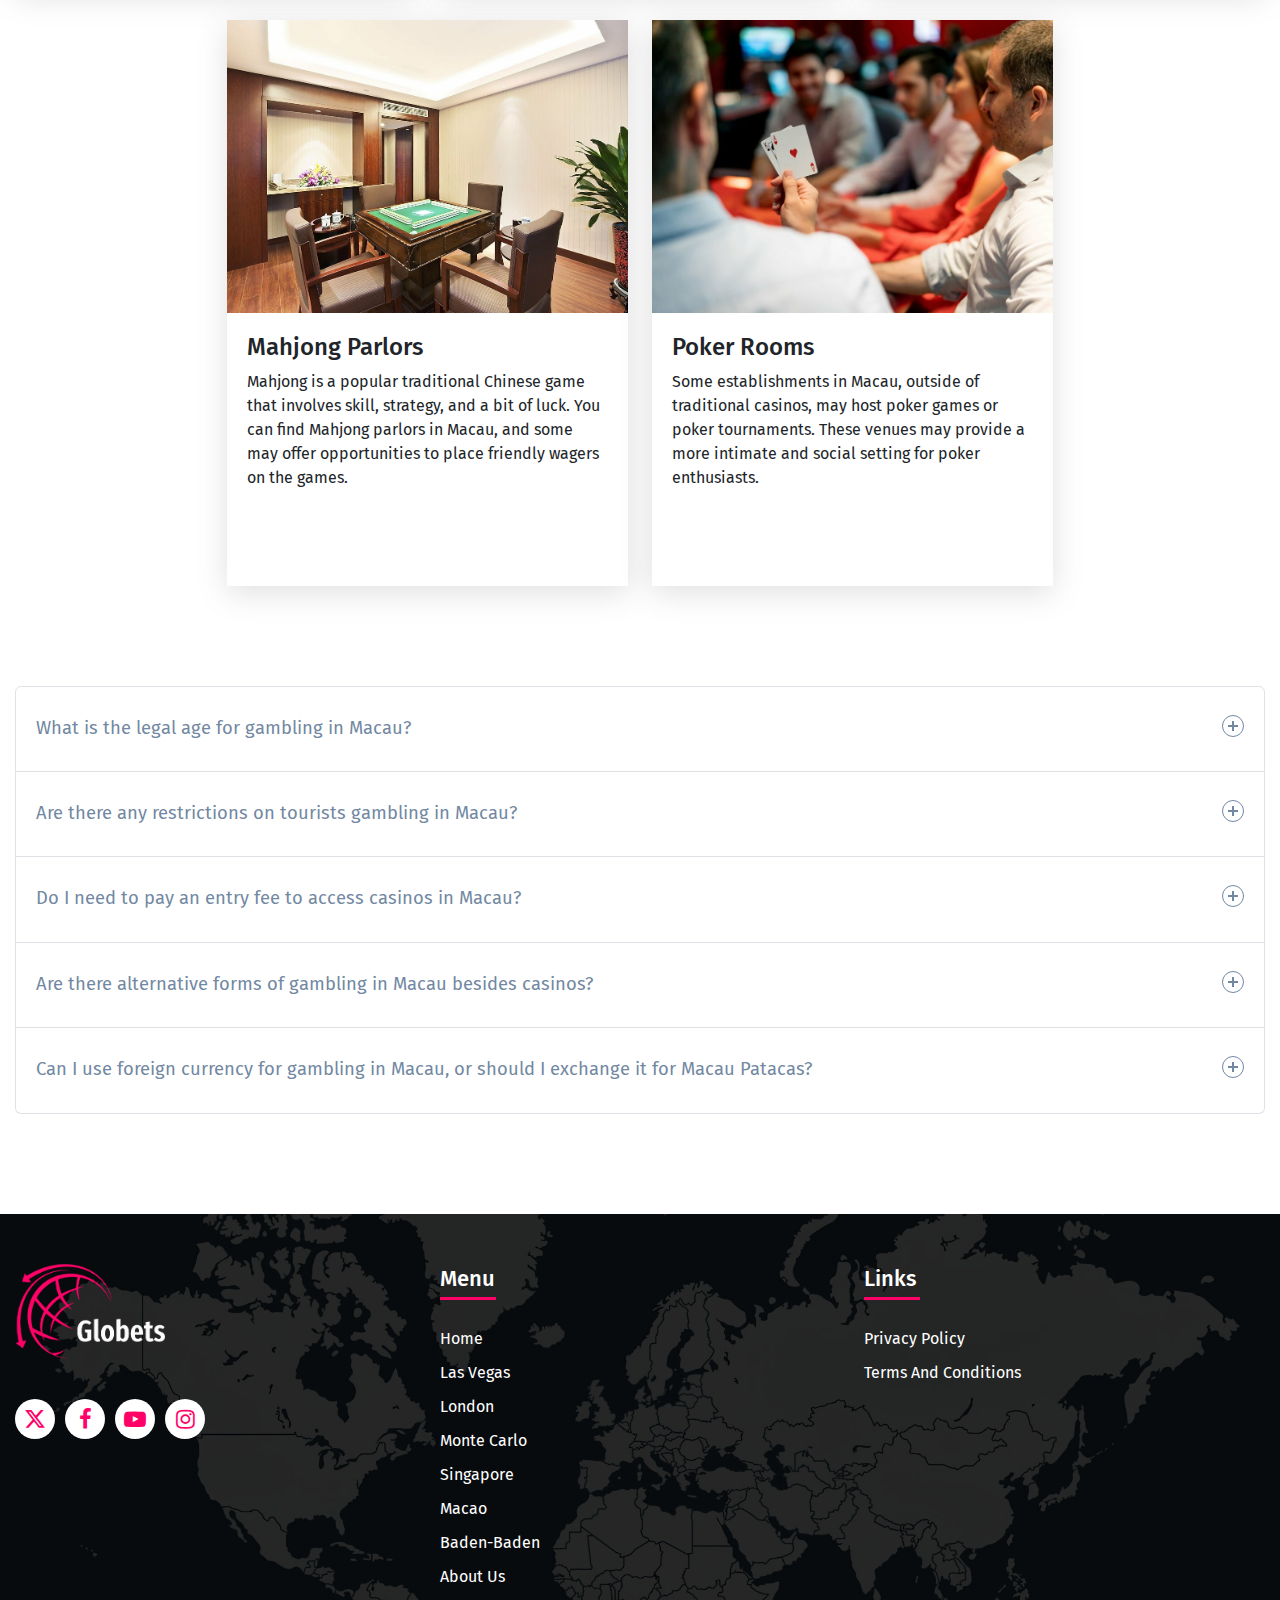
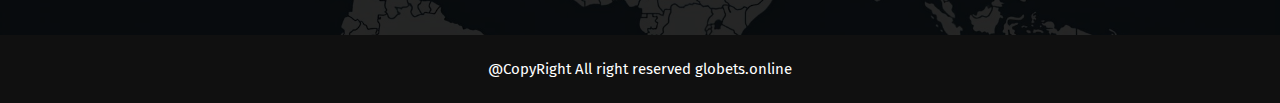
<file: macao.html>
<!DOCTYPE html>
<html lang="en">

<head>
    <title> Macao </title>
    <meta charset="utf-8">
    <meta name="viewport" content="width=device-width, initial-scale=1">
    <link href="css/bootstrap.min.css" rel="stylesheet">
    <link rel="stylesheet" href="css/style.css">
    <link rel="icon" href="img/logo-fav.png" type="image/x-icon">
    <link rel="stylesheet" href="css/responsive.css">
    <link rel="stylesheet" href="https://cdnjs.cloudflare.com/ajax/libs/font-awesome/6.4.2/css/all.min.css">
    <link rel="stylesheet" href="https://cdnjs.cloudflare.com/ajax/libs/font-awesome/4.7.0/css/font-awesome.css">
</head>

<body>
    <header class="page-header">
        <!-- site-navbar start -->
        <div class="">
            <div class="navbar-area">
                <div class="container">
                    <nav class="site-navbar">
                        <!-- site logo -->
                        <a href="index.html" class="site-logo">
                            <img src="img/logo.png" alt="logo">
                        </a>

                        <!-- site menu/nav -->
                        <ul>
                            <li><a href="index.html">Home</a></li>
                            <li><a href="las-vegas.html">Las Vegas </a></li>
                            <li><a href="london.html">London </a></li>
                            <li><a href="monte-carlo.html"> Monte Carlo </a></li>
                            <li><a href="singapore.html"> Singapore </a></li>
                            <li><a href="macao.html" class="active">Macao </a></li>
                            <li><a href="baden-baden.html">Baden-Baden </a></li>
                            <li><a href="about-us.html">About Us </a></li>
                        </ul>

                        <!-- nav-toggler for mobile version only -->
                        <button class="nav-toggler">
                            <span></span>
                        </button>
                    </nav>
                </div>
            </div>
        </div>
        <!-- navbar-area end -->


    </header>
    <main class="banner-main">
        <section class="site-banner las-vegas macao">
            <div class="container">
                <div class="bar-text">
                    <h2>Macao </h2>
                </div>
            </div>
        </section>
    </main>
    <section class="vegas-wrapper">
        <div class="container">
            <div class="vegas-wrapper-box">
                <p>we invite you to explore the thrilling world of gambling in Macao a city that transcends the ordinary
                    and embraces the extraordinary. From the resplendent interiors of colossal resorts to alternative
                    gaming experiences and the cultural richness that permeates every street corner, Macau beckons those
                    seeking the thrill of chance and the allure of possibility. </p>
            </div>
        </div>
    </section>
    <section class="top-casinos">
        <div class="container">
            <h3>Best Casinos Macao </h3>
            <div class="casinos-inner solaire one">
                <div class="row">
                    <div class="col-lg-4">
                        <div class="palazzo">
                            <figure>
                                <a href="https://www.venetianmacao.com" target="_blank">
                                    <img src="img/The-Venetian-Macao.jpg" alt="">
                                </a>
                            </figure>
                            <div class="palazzo-text">
                                <h4>The Venetian Macao</h4>
                                <p>Inspired by its counterpart in Las Vegas, The Venetian Macao is one of the largest
                                    and most iconic casinos in Macau. It features a vast gaming floor, a replica of the
                                    Grand Canal, and a luxurious hotel with numerous amenities. </p>
                                <div class="btn-base">
                                    <a href="https://www.venetianmacao.com" target="_blank">Read More</a>
                                </div>
                            </div>
                        </div>
                    </div>
                    <div class="col-lg-4">
                        <div class="palazzo">
                            <figure>
                                <a href="https://www.wynnresortsmacau.com/en/wynn-macau" target="_blank">
                                    <img src="img/Wynn.jpg" alt="">
                                </a>
                            </figure>
                            <div class="palazzo-text">
                                <h4>Wynn Macau</h4>
                                <p>Wynn Macau is known for its opulence and elegance. The casino offers a variety of
                                    table games and slot machines. The resort also includes high-end shopping, fine
                                    dining, and a spa. </p>
                                <div class="btn-base">
                                    <a href="https://www.wynnresortsmacau.com/en/wynn-macau" target="_blank">Read
                                        More</a>
                                </div>
                            </div>
                        </div>
                    </div>
                    <div class="col-lg-4">
                        <div class="palazzo">
                            <figure>
                                <a href="https://www.mgm.mo" target="_blank">
                                    <img src="img/MGM-Macau.webp" alt="Casino">
                                </a>
                            </figure>
                            <div class="palazzo-text">
                                <h4>MGM Macau</h4>
                                <p>MGM Macau is part of the MGM Resorts International brand and is renowned for its
                                    entertainment offerings. The casino features a diverse range of gaming options, and
                                    the resort includes a theater and upscale dining.
                                </p>
                                <div class="btn-base">
                                    <a href="https://www.mgm.mo" target="_blank">Read More</a>
                                </div>
                            </div>
                        </div>
                    </div>
                    <div class="col-lg-4">
                        <div class="palazzo">
                            <figure>
                                <a href="https://www.cityofdreamsmacau.com" target="_blank">
                                    <img src="img/City-f-Dreams.jpg" alt="Casino">
                                </a>
                            </figure>
                            <div class="palazzo-text">
                                <h4>City of Dreams</h4>
                                <p>City of Dreams is a massive integrated resort that encompasses multiple hotels,
                                    including the iconic Morpheus. The casino offers a vibrant gaming experience, and
                                    the complex includes entertainment venues and shopping. </p>
                                <div class="btn-base">
                                    <a href="https://www.cityofdreamsmacau.com" target="_blank">Read More</a>
                                </div>
                            </div>
                        </div>
                    </div>
                    <div class="col-lg-4">
                        <div class="palazzo">
                            <figure>
                                <a href="https://en.sandsresortsmacao.com" target="_blank">
                                    <img src="img/Sands-Macao.jpeg" alt="Casino">
                                </a>
                            </figure>
                            <div class="palazzo-text">
                                <h4>Sands Macao</h4>
                                <p>Sands Macao is one of the older casinos in the region and played a significant role
                                    in establishing Macau as a global gaming destination. It offers a mix of traditional
                                    and modern gaming options.
                                </p>
                                <div class="btn-base">
                                    <a href="https://en.sandsresortsmacao.com" target="_blank">Read More</a>
                                </div>
                            </div>
                        </div>
                    </div>
                    <div class="col-lg-4">
                        <div class="palazzo">
                            <figure>
                                <a href="https://www.galaxymacau.com" target="_blank">
                                    <img src="img/Galaxy-Macau.webp" alt="Casino">
                                </a>
                            </figure>
                            <div class="palazzo-text">
                                <h4>Galaxy Macau</h4>
                                <p>Galaxy Macau is a sprawling resort complex with multiple hotels, a large casino
                                    floor, and extensive entertainment options. The resort is known for its unique
                                    architecture and family-friendly attractions. </p>
                                <div class="btn-base">
                                    <a href="https://www.galaxymacau.com" target="_blank">Read More</a>
                                </div>
                            </div>
                        </div>
                    </div>
                </div>
            </div>
        </div>
    </section>
    <section class="vegas-wrapper">
        <div class="container">
            <div class="vegas-wrapper-box">
                <p>Globets shares info on top betting destinations, but it's crucial to gamble responsibly. Understand
                    the risks and set limits on time and money spent. Be aware of local laws and age restrictions.
                    Gambling should be entertaining, not solely about financial gain. If you or someone you know faces
                    gambling-related issues, seek professional help. Remember, maintain a healthy balance for a positive
                    gambling experience.
                </p>
            </div>
        </div>
    </section>
    <section class="alternative">
        <div class="container">
            <div class="alternative-wrapper">
                <p>While Macau is primarily known for its world-class casinos, there are alternative places where you
                    can experience different forms of gambling or engage in related activities. Here are some
                    alternatives to traditional casinos in Macau:
                </p>
            </div>
            <div class="alternative-inner">
                <div class="row">
                    <div class="col-lg-4">
                        <div class="inner-alternative">
                            <figure>
                                <img src="img/Horse-Racing-1.jpg" alt="">
                            </figure>
                            <div class="alternative-txt">
                                <h4>Horse Racing at Macau Jockey Club</h4>
                                <p>Macau Jockey Club offers horse racing events, providing an opportunity for horse
                                    racing enthusiasts to enjoy the excitement of the races and place bets on their
                                    favorite horses.
                                </p>
                            </div>
                        </div>
                    </div>
                    <div class="col-lg-4">
                        <div class="inner-alternative">
                            <figure>
                                <img src="img/Greyhound-Racing.jpg" alt="">
                            </figure>
                            <div class="alternative-txt">
                                <h4>Greyhound Racing at Canidrome</h4>
                                <p>Canidrome, previously known for greyhound racing, has been redeveloped into a
                                    non-gaming facility. However, there may be other venues or online platforms that
                                    offer greyhound racing betting.
                                </p>
                            </div>
                        </div>
                    </div>
                    <div class="col-lg-4">
                        <div class="inner-alternative">
                            <figure>
                                <img src="img/Slot-Machine.jpg" alt="">
                            </figure>
                            <div class="alternative-txt">
                                <h4>Slot Machine Lounges</h4>
                                <p>In addition to large casinos, there are smaller slot machine lounges and gaming
                                    arcades in Macau. These venues may offer electronic gaming options in a more casual
                                    setting. </p>
                            </div>
                        </div>
                    </div>
                    <div class="col-lg-4">
                        <div class="inner-alternative">
                            <figure>
                                <img src="img/Mahjong-Parlors.jpg" alt="">
                            </figure>
                            <div class="alternative-txt">
                                <h4>Mahjong Parlors</h4>
                                <p>Mahjong is a popular traditional Chinese game that involves skill, strategy, and a
                                    bit of luck. You can find Mahjong parlors in Macau, and some may offer opportunities
                                    to place friendly wagers on the games. </p>
                            </div>
                        </div>
                    </div>
                    <div class="col-lg-4">
                        <div class="inner-alternative">
                            <figure>
                                <img src="img/Poker-Rooms-2.jpg" alt="">
                            </figure>
                            <div class="alternative-txt">
                                <h4>Poker Rooms</h4>
                                <p>Some establishments in Macau, outside of traditional casinos, may host poker games or
                                    poker tournaments. These venues may provide a more intimate and social setting for
                                    poker enthusiasts.
                                </p>
                            </div>
                        </div>
                    </div>

                </div>
            </div>
        </div>
    </section>
    <section class="federal">
        <div class="container">
            <div class="accordion">
                <div class="accordion-item">
                    <button id="accordion-button-1" aria-expanded="false">
                        <span class="accordion-title">What is the legal age for gambling in Macau? </span>
                        <span class="icon" aria-hidden="true"></span>
                    </button>
                    <div class="accordion-content">
                        <p>The legal age for gambling in Macau is 21 years old. Visitors must be at least 21 to enter
                            and participate in casino gaming, including table games and slot machines.
                        </p>
                    </div>
                </div>
                <div class="accordion-item">
                    <button id="accordion-button-2" aria-expanded="false">
                        <span class="accordion-title">Are there any restrictions on tourists gambling in Macau?
                        </span>
                        <span class="icon" aria-hidden="true"></span>
                    </button>
                    <div class="accordion-content">
                        <p>Tourists in Macau are welcome to gamble at the casinos. There are generally no specific
                            restrictions, but they must adhere to the legal age requirement of 21 to engage in any
                            gambling activities. </p>
                    </div>
                </div>
                <div class="accordion-item">
                    <button id="accordion-button-3" aria-expanded="false">
                        <span class="accordion-title">Do I need to pay an entry fee to access casinos in Macau?</span>
                        <span class="icon" aria-hidden="true"></span>
                    </button>
                    <div class="accordion-content">
                        <p>As of my last knowledge update in January 2022, there is no general entry fee to access
                            casinos in Macau. Visitors can enter most casinos without a fee, but certain VIP or private
                            gaming areas may have specific entry requirements. </p>
                    </div>
                </div>
                <div class="accordion-item">
                    <button id="accordion-button-4" aria-expanded="false">
                        <span class="accordion-title">Are there alternative forms of gambling in Macau besides
                            casinos?</span>
                        <span class="icon" aria-hidden="true"></span>
                    </button>
                    <div class="accordion-content">
                        <p>Yes, in addition to casinos, Macau offers alternative forms of gambling such as horse racing
                            at the Macau Jockey Club and other non-casino gaming options. Visitors can also experience
                            various entertainment and cultural activities in the city. </p>
                    </div>
                </div>
                <div class="accordion-item">
                    <button id="accordion-button-5" aria-expanded="false">
                        <span class="accordion-title">Can I use foreign currency for gambling in Macau, or should I
                            exchange it for Macau Patacas?
                        </span>
                        <span class="icon" aria-hidden="true"></span>
                    </button>
                    <div class="accordion-content">
                        <p>Most casinos in Macau accept major foreign currencies such as the Hong Kong Dollar, Chinese
                            Yuan, and US Dollar. However, it's advisable to exchange some currency for Macau Patacas for
                            convenience, especially for smaller purchases or activities outside the casinos.
                        </p>
                    </div>
                </div>
            </div>
        </div>
    </section>

    <footer class="footer">
        <div class="container">
            <div class="footer-inner">
                <div class="row">
                    <div class="col-md-4">
                        <div class="footer_logo">
                            <a href="">
                                <img src="img/logo.png" alt="logo">
                            </a>
                            <ul>
                                <li><a href="#"><i class="fa-brands fa-x-twitter"></i></a></li>
                                <li><a href="#"><i class="fa fa-facebook" aria-hidden="true"></i></a></li>
                                <li><a href="#"><i class="fa fa-youtube-play" aria-hidden="true"></i></a></li>
                                <li><a href="#"><i class="fa fa-instagram" aria-hidden="true"></i></a></li>
                            </ul>
                        </div>
                    </div>
                    <div class="col-md-4">
                        <div class="useful_link">
                            <h2>Menu</h2>
                            <ul>
                                <li><a href="index.html" class="active">Home</a></li>
                                <li><a href="las-vegas.html">Las Vegas </a></li>
                                <li><a href="london.html">London </a></li>
                                <li><a href="monte-carlo.html"> Monte Carlo </a></li>
                                <li><a href="singapore.html">Singapore </a></li>
                                <li><a href="macao.html">Macao </a></li>
                                <li><a href="baden-baden.html">Baden-Baden </a></li>
                                <li><a href="about-us.html">About Us </a></li>
                            </ul>
                        </div>
                    </div>
                    <div class="col-md-4">
                        <div class="useful_link">
                            <h2>Links</h2>
                            <ul>
                                <li><a href="privacy-policy.html">Privacy Policy </a></li>
                                <li><a href="terms-and-conditions.html">Terms and Conditions </a></li>
                            </ul>
                        </div>
                    </div>
                </div>
            </div>
        </div>
        <div class="footer-bottom">
            <div class="container">
                <p>@CopyRight All right reserved globets.online </p>
            </div>
        </div>
    </footer>
    <a id="button"></a>
    <script src="js/bootstrap.bundle.min.js"></script>
    <script src="js/jquery.min.js"></script>
    <script>
        const navToggler = document.querySelector('.nav-toggler');
        const navMenu = document.querySelector('.site-navbar ul');
        const navLinks = document.querySelectorAll('.site-navbar a');

        allEventListners();


        function allEventListners() {

            navToggler.addEventListener('click', togglerClick);

            navLinks.forEach(elem => elem.addEventListener('click', navLinkClick));
        }


        function togglerClick() {
            navToggler.classList.toggle('toggler-open');
            navMenu.classList.toggle('open');
        }


        function navLinkClick() {
            if (navMenu.classList.contains('open')) {
                navToggler.click();
            }
        }


    </script>
    <script>
        const header = document.querySelector(".page-header");
        const toggleClass = "is-sticky";

        window.addEventListener("scroll", () => {
            const currentScroll = window.pageYOffset;
            if (currentScroll > 150) {
                header.classList.add(toggleClass);
            } else {
                header.classList.remove(toggleClass);
            }
        });

    </script>
    <script>
        var btn = $('#button');

        $(window).scroll(function () {
            if ($(window).scrollTop() > 300) {
                btn.addClass('show');
            } else {
                btn.removeClass('show');
            }
        });

        btn.on('click', function (e) {
            e.preventDefault();
            $('html, body').animate({ scrollTop: 0 }, '300');
        });


    </script>
    <script>
        const items = document.querySelectorAll('.accordion button');

        function toggleAccordion() {
            const itemToggle = this.getAttribute('aria-expanded');

            for (i = 0; i < items.length; i++) {
                items[i].setAttribute('aria-expanded', 'false');
            }

            if (itemToggle == 'false') {
                this.setAttribute('aria-expanded', 'true');
            }
        }

        items.forEach((item) => item.addEventListener('click', toggleAccordion));




    </script>
</body>

</html>
</file>
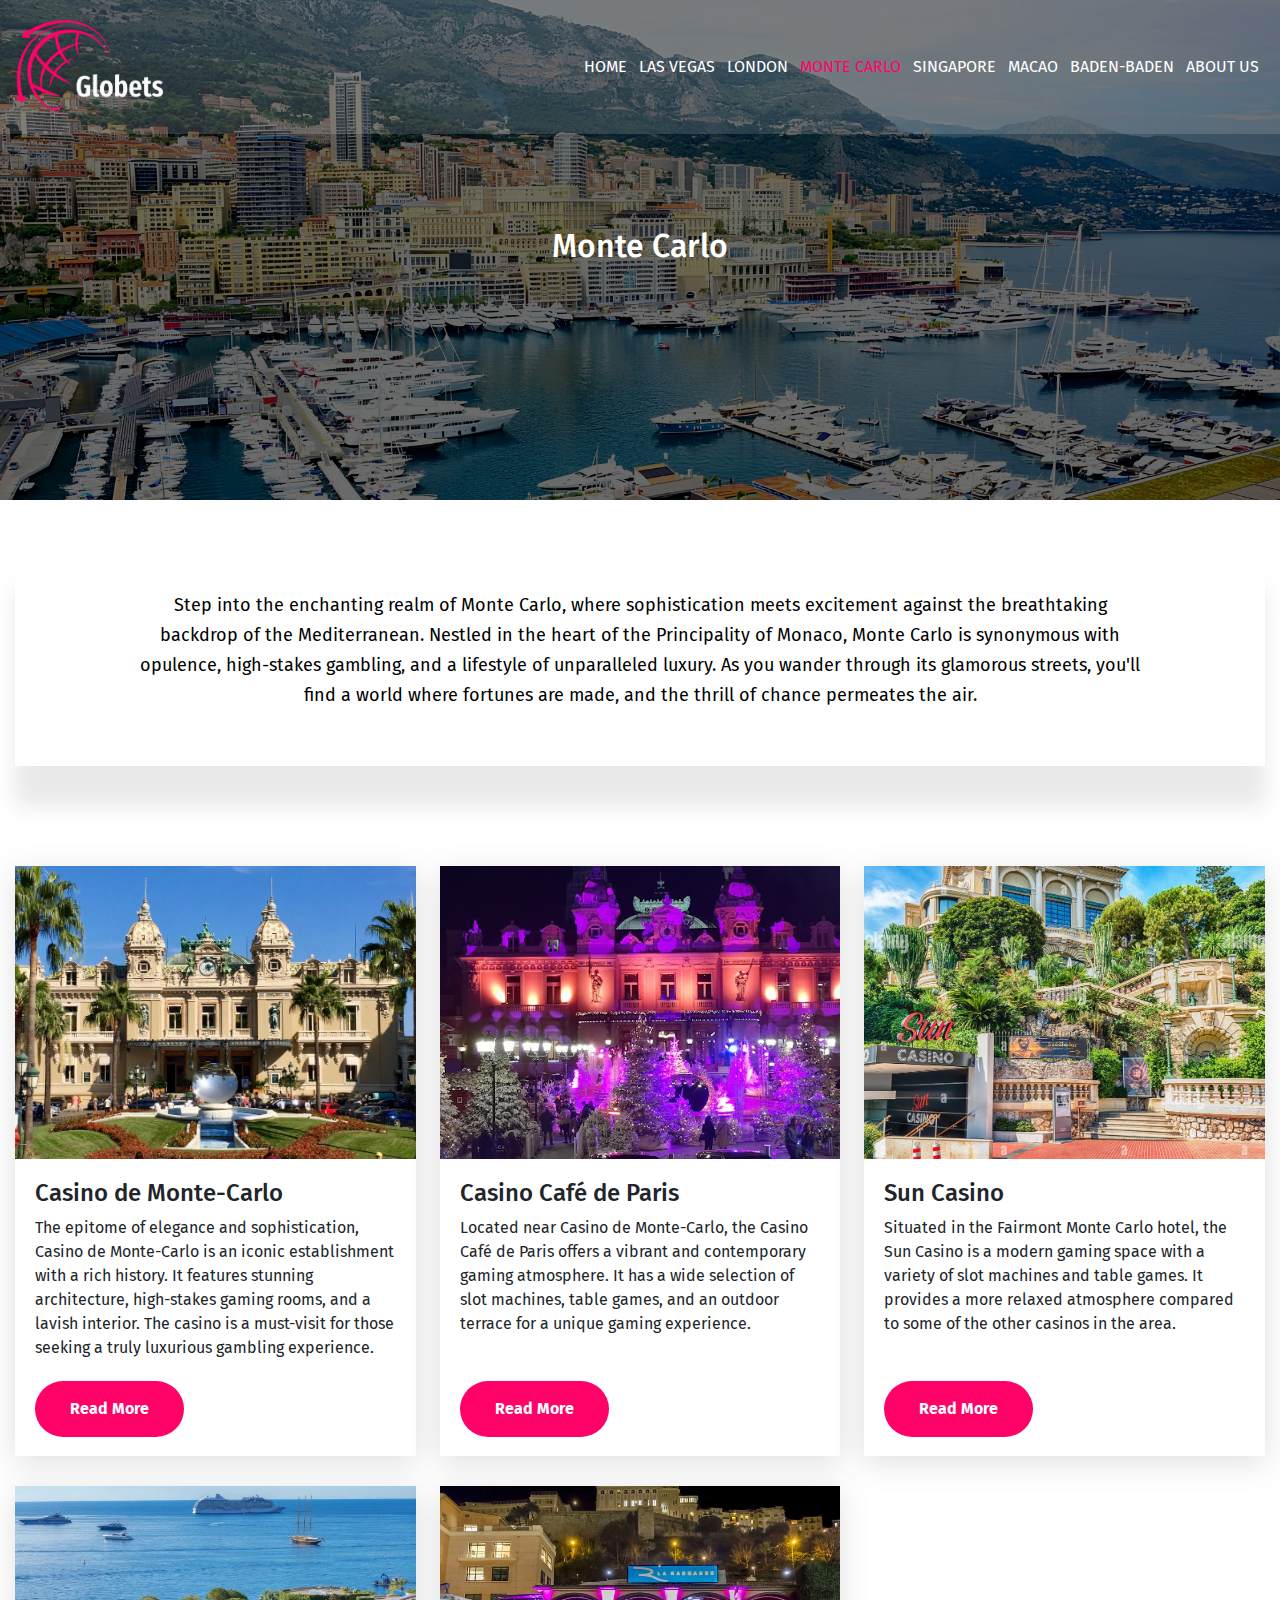
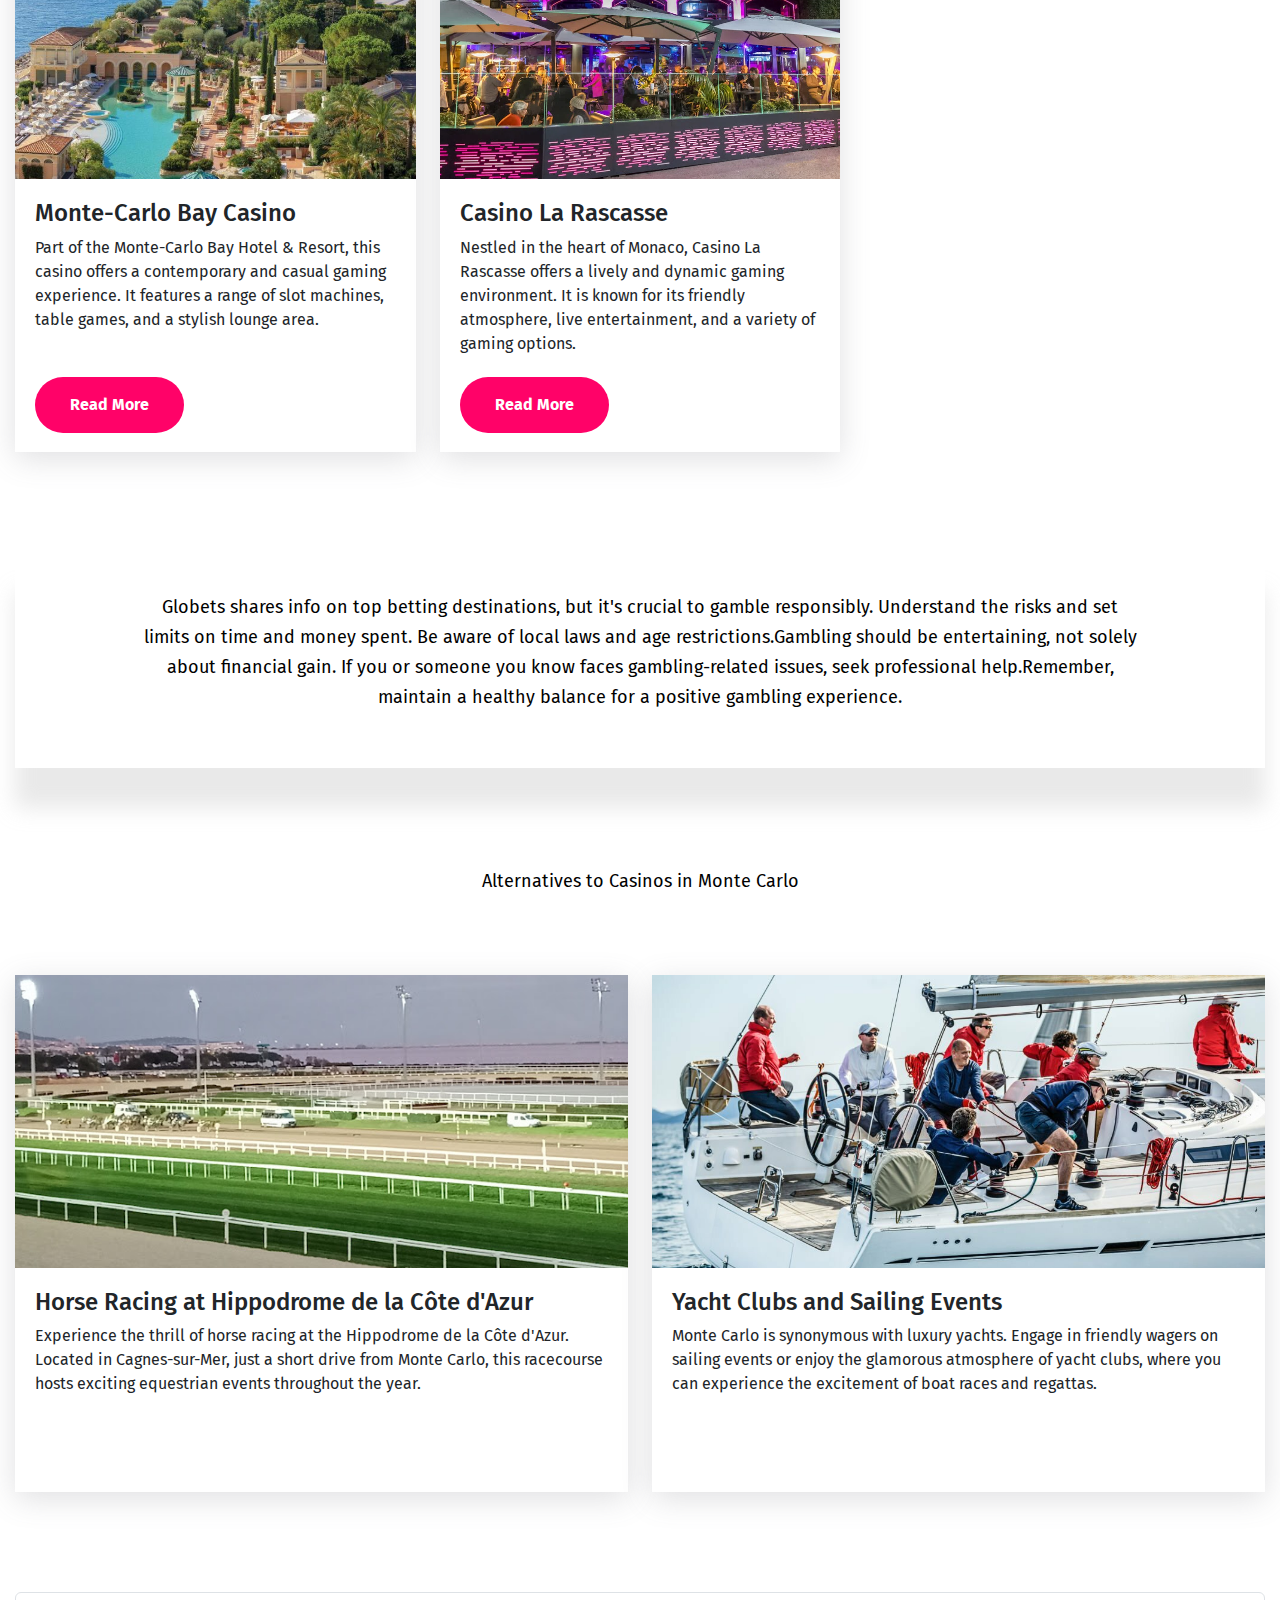
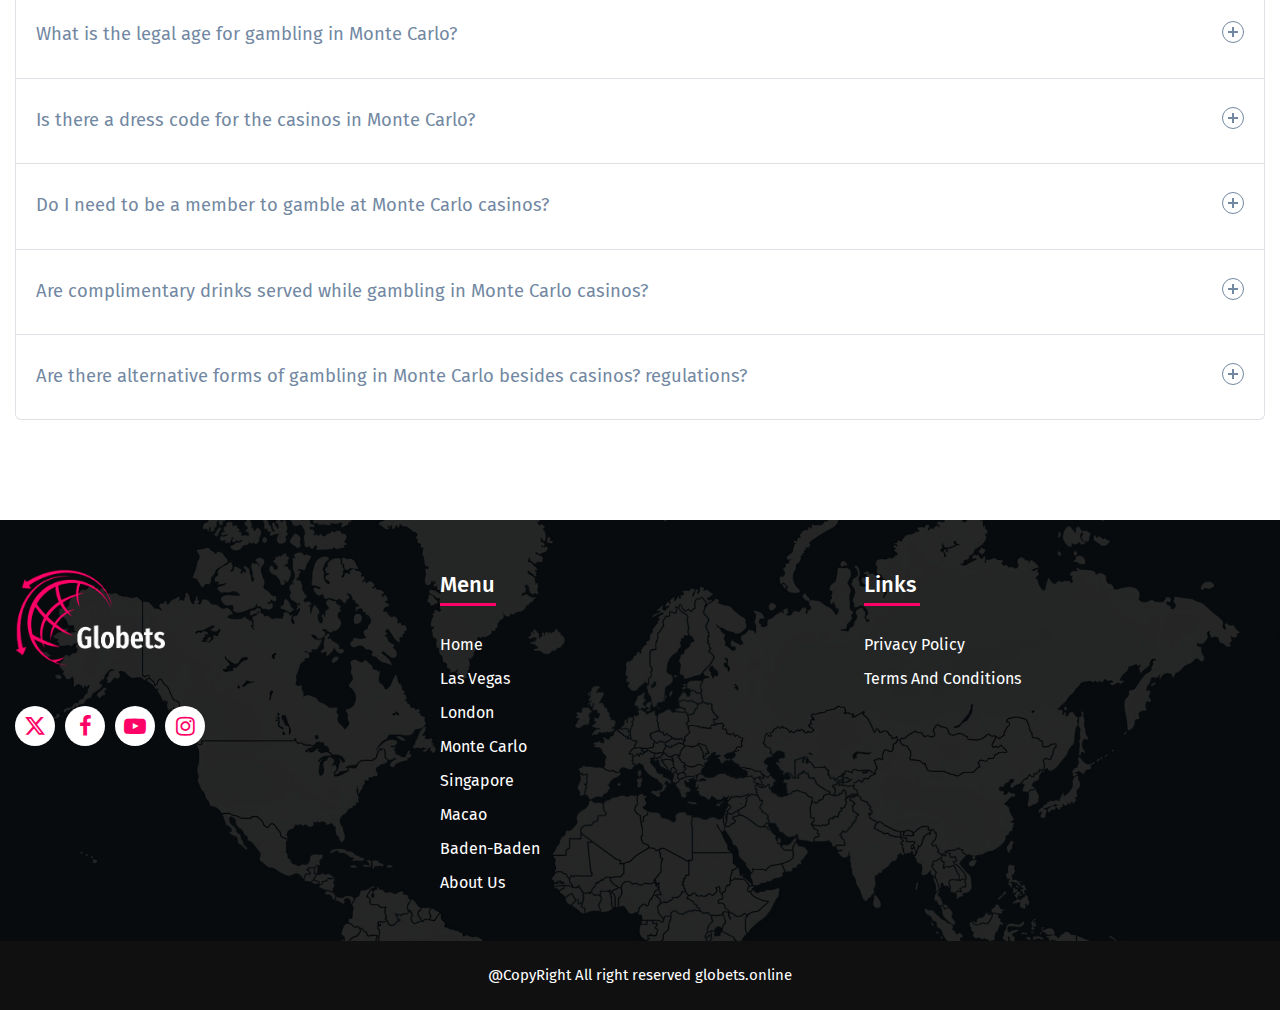
<file: monte-carlo.html>
<!DOCTYPE html>
<html lang="en">

<head>
    <title> Monte Carlo </title>
    <meta charset="utf-8">
    <meta name="viewport" content="width=device-width, initial-scale=1">
    <link href="css/bootstrap.min.css" rel="stylesheet">
    <link rel="stylesheet" href="css/style.css">
    <link rel="icon" href="img/logo-fav.png" type="image/x-icon">
    <link rel="stylesheet" href="css/responsive.css">
    <link rel="stylesheet" href="https://cdnjs.cloudflare.com/ajax/libs/font-awesome/6.4.2/css/all.min.css">
    <link rel="stylesheet" href="https://cdnjs.cloudflare.com/ajax/libs/font-awesome/4.7.0/css/font-awesome.css">
</head>

<body>
    <header class="page-header">
        <!-- site-navbar start -->
        <div class="">
            <div class="navbar-area">
                <div class="container">
                    <nav class="site-navbar">
                        <!-- site logo -->
                        <a href="index.html" class="site-logo">
                            <img src="img/logo.png" alt="logo">
                        </a>

                        <!-- site menu/nav -->
                        <ul>
                            <li><a href="index.html" >Home</a></li>
                            <li><a href="las-vegas.html">Las Vegas </a></li>
                            <li><a href="london.html">London </a></li>
                            <li><a href="monte-carlo.html" class="active"> Monte Carlo </a></li>
                            <li><a href="singapore.html">Singapore </a></li>
                            <li><a href="macao.html">Macao </a></li>
                            <li><a href="baden-baden.html">Baden-Baden </a></li>
                            <li><a href="about-us.html">About Us </a></li>
                        </ul>

                        <!-- nav-toggler for mobile version only -->
                        <button class="nav-toggler">
                            <span></span>
                        </button>
                    </nav>
                </div>
            </div>
        </div>
        <!-- navbar-area end -->


    </header>
    <main class="banner-main">
        <section class="site-banner las-vegas monte">
            <div class="container">
                <div class="bar-text">
                    <h2>Monte Carlo </h2>
                </div>
            </div>
        </section>
    </main>
    <section class="vegas-wrapper">
        <div class="container">
            <div class="vegas-wrapper-box">
                <p>Step into the enchanting realm of Monte Carlo, where sophistication meets excitement against the
                    breathtaking backdrop of the Mediterranean. Nestled in the heart of the Principality of Monaco,
                    Monte Carlo is synonymous with opulence, high-stakes gambling, and a lifestyle of unparalleled
                    luxury. As you wander through its glamorous streets, you'll find a world where fortunes are made,
                    and the thrill of chance permeates the air.
                </p>
            </div>
        </div>
    </section>
    <section class="top-casinos">
        <div class="container">
            <div class="top-casinos-wrapper">
            </div>
            <div class="casinos-inner">
                <div class="row">
                    <div class="col-lg-4">
                        <div class="palazzo">
                            <figure>
                                <a href="https://www.montecarlosbm.com/en/casino-monaco/casino-monte-carlo"
                                    target="_blank">
                                    <img src="img/monte-carlo.jpg" alt="">
                                </a>
                            </figure>
                            <div class="palazzo-text">
                                <h4>Casino de Monte-Carlo</h4>
                                <p>The epitome of elegance and sophistication, Casino de Monte-Carlo is an iconic
                                    establishment with a rich history. It features stunning architecture, high-stakes
                                    gaming rooms, and a lavish interior. The casino is a must-visit for those seeking a
                                    truly luxurious gambling experience.
                                </p>
                                <div class="btn-base">
                                    <a href="https://www.montecarlosbm.com/en/casino-monaco/casino-monte-carlo"
                                        target="_blank">Read More</a>
                                </div>
                            </div>
                        </div>
                    </div>
                    <div class="col-lg-4">
                        <div class="palazzo">
                            <figure>
                                <a href="https://www.montecarlosbm.com/fr/casino-monaco/casino-cafe-de-paris"
                                    target="_blank">
                                    <img src="img/Casino-Caf.jpg" alt="">
                                </a>
                            </figure>
                            <div class="palazzo-text">
                                <h4>Casino Café de Paris</h4>
                                <p>Located near Casino de Monte-Carlo, the Casino Café de Paris offers a vibrant and
                                    contemporary gaming atmosphere. It has a wide selection of slot machines, table
                                    games, and an outdoor terrace for a unique gaming experience.

                                </p>
                                <div class="btn-base">
                                    <a href="https://www.montecarlosbm.com/fr/casino-monaco/casino-cafe-de-paris"
                                        target="_blank">Read More</a>
                                </div>
                            </div>
                        </div>
                    </div>
                    <div class="col-lg-4">
                        <div class="palazzo">
                            <figure>
                                <a href="https://www.aspersstratford.co.uk" target="_blank">
                                    <img src="img/Sun-Casino.jpg" alt="Casino">
                                </a>
                            </figure>
                            <div class="palazzo-text">
                                <h4>Sun Casino</h4>
                                <p>Situated in the Fairmont Monte Carlo hotel, the Sun Casino is a modern gaming space
                                    with a variety of slot machines and table games. It provides a more relaxed
                                    atmosphere compared to some of the other casinos in the area.

                                </p>
                                <div class="btn-base">
                                    <a href="https://www.aspersstratford.co.uk" target="_blank">Read More</a>
                                </div>
                            </div>
                        </div>
                    </div>
                    <div class="col-lg-4">
                        <div class="palazzo">
                            <figure>
                                <a href="https://www.montecarlosbm.com/en/hotel-monaco/monte-carlo-bay-hotel-resort"
                                    target="_blank">
                                    <img src="img/Monte-Carlo-Bay-Casino.jpg" alt="">
                                </a>
                            </figure>
                            <div class="palazzo-text">
                                <h4>Monte-Carlo Bay Casino</h4>
                                <p>Part of the Monte-Carlo Bay Hotel & Resort, this casino offers a contemporary and
                                    casual gaming experience. It features a range of slot machines, table games, and a
                                    stylish lounge area.

                                </p>
                                <div class="btn-base">
                                    <a href="https://www.montecarlosbm.com/en/hotel-monaco/monte-carlo-bay-hotel-resort"
                                        target="_blank">Read More</a>
                                </div>
                            </div>
                        </div>
                    </div>
                    <div class="col-lg-4">
                        <div class="palazzo">
                            <figure>
                                <a href="https://www.montecarlosbm.com/it/bar-nightclub-monaco/la-rascasse"
                                    target="_blank">
                                    <img src="img/Casino-La-Rascasse.webp" alt="">
                                </a>
                            </figure>
                            <div class="palazzo-text">
                                <h4>Casino La Rascasse</h4>
                                <p>Nestled in the heart of Monaco, Casino La Rascasse offers a lively and dynamic gaming
                                    environment. It is known for its friendly atmosphere, live entertainment, and a
                                    variety of gaming options.
                                </p>
                                <div class="btn-base">
                                    <a href="https://www.montecarlosbm.com/it/bar-nightclub-monaco/la-rascasse"
                                        target="_blank">Read More</a>
                                </div>
                            </div>
                        </div>
                    </div>

                </div>
            </div>
        </div>
    </section>
    <section class="vegas-wrapper">
        <div class="container">
            <div class="vegas-wrapper-box">
                <p>Globets shares info on top betting destinations, but it's crucial to gamble responsibly. Understand
                    the risks and set limits on time and money spent. Be aware of local laws and age
                    restrictions.Gambling should be entertaining, not solely about financial gain. If you or someone you
                    know faces gambling-related issues, seek professional help.Remember, maintain a healthy balance for
                    a positive gambling experience.
                </p>
            </div>
        </div>
    </section>
    <section class="alternative">
        <div class="container">
            <div class="alternative-wrapper">
                <p>Alternatives to Casinos in Monte Carlo
                </p>
            </div>
            <div class="alternative-inner">
                <div class="row">
                    <div class="col-lg-6">
                        <div class="inner-alternative">
                            <figure>
                                <img src="img/Horse.jpg" alt="">
                            </figure>
                            <div class="alternative-txt">
                                <h4>Horse Racing at Hippodrome de la Côte d'Azur</h4>
                                <p>Experience the thrill of horse racing at the Hippodrome de la Côte d'Azur. Located in
                                    Cagnes-sur-Mer, just a short drive from Monte Carlo, this racecourse hosts exciting
                                    equestrian events throughout the year.</p>
                            </div>
                        </div>
                    </div>
                    <div class="col-lg-6">
                        <div class="inner-alternative">
                            <figure>
                                <img src="img/Yach-culb.jpg" alt="">
                            </figure>
                            <div class="alternative-txt">
                                <h4>Yacht Clubs and Sailing Events</h4>
                                <p>Monte Carlo is synonymous with luxury yachts. Engage in friendly wagers on sailing
                                    events or enjoy the glamorous atmosphere of yacht clubs, where you can experience
                                    the excitement of boat races and regattas.
                                </p>
                            </div>
                        </div>
                    </div>

                </div>
            </div>
        </div>
    </section>
    <section class="federal">
        <div class="container">
            <div class="accordion">
                <div class="accordion-item">
                    <button id="accordion-button-1" aria-expanded="false">
                        <span class="accordion-title">What is the legal age for gambling in Monte Carlo?
                        </span>
                        <span class="icon" aria-hidden="true"></span>
                    </button>
                    <div class="accordion-content">
                        <p>The legal age for gambling in Monte Carlo, as in the rest of Monaco, is 18 years old.
                            Visitors must be at least 18 to enter and participate in casino gambling.
                        </p>
                    </div>
                </div>
                <div class="accordion-item">
                    <button id="accordion-button-2" aria-expanded="false">
                        <span class="accordion-title">Is there a dress code for the casinos in Monte Carlo?
                        </span>
                        <span class="icon" aria-hidden="true"></span>
                    </button>
                    <div class="accordion-content">
                        <p> Yes, there is a dress code for many of the casinos in Monte Carlo, especially in the
                            evening. Most establishments require patrons to dress elegantly, with smart casual or formal
                            attire. It's advisable to check the specific dress code of each casino before visiting.
                        </p>
                    </div>
                </div>
                <div class="accordion-item">
                    <button id="accordion-button-3" aria-expanded="false">
                        <span class="accordion-title">Do I need to be a member to gamble at Monte Carlo casinos?
                        </span>
                        <span class="icon" aria-hidden="true"></span>
                    </button>
                    <div class="accordion-content">
                        <p>Generally, membership is not required for most casinos in Monte Carlo. However, there may be
                            exclusive private clubs within some casinos that have membership requirements. Most of the
                            renowned casinos in the area are open to the public, but it's recommended to check
                            individual casino policies. </p>
                    </div>
                </div>
                <div class="accordion-item">
                    <button id="accordion-button-4" aria-expanded="false">
                        <span class="accordion-title">Are complimentary drinks served while gambling in Monte Carlo
                            casinos?
                        </span>
                        <span class="icon" aria-hidden="true"></span>
                    </button>
                    <div class="accordion-content">
                        <p> Yes, many casinos in Monte Carlo offer complimentary drinks to patrons actively gambling.
                            These may include alcoholic beverages and non-alcoholic options. It's customary to tip the
                            servers. Policies can vary, so it's advisable to check with the specific casino.
                        </p>
                    </div>
                </div>
                <div class="accordion-item">
                    <button id="accordion-button-5" aria-expanded="false">
                        <span class="accordion-title">Are there alternative forms of gambling in Monte Carlo besides
                            casinos?

                            regulations?</span>
                        <span class="icon" aria-hidden="true"></span>
                    </button>
                    <div class="accordion-content">
                        <p>Yes, Monte Carlo offers alternative forms of gambling and entertainment, such as horse racing
                            at the Hippodrome de la Côte d'Azur, yacht racing events, and cultural events that may
                            include games of chance. Additionally, Monte Carlo hosts various upscale experiences like
                            auctions, fine dining challenges, and more.

                        </p>
                    </div>
                </div>
            </div>
        </div>
    </section>

    <footer class="footer">
        <div class="container">
            <div class="footer-inner">
                <div class="row">
                    <div class="col-md-4">
                        <div class="footer_logo">
                            <a href="">
                                <img src="img/logo.png" alt="logo">
                            </a>
                            <ul>
                                <li><a href="#"><i class="fa-brands fa-x-twitter"></i></a></li>
                                <li><a href="#"><i class="fa fa-facebook" aria-hidden="true"></i></a></li>
                                <li><a href="#"><i class="fa fa-youtube-play" aria-hidden="true"></i></a></li>
                                <li><a href="#"><i class="fa fa-instagram" aria-hidden="true"></i></a></li>
                            </ul>
                        </div>
                    </div>
                    <div class="col-md-4">
                        <div class="useful_link">
                            <h2>Menu</h2>
                            <ul>
                                <li><a href="index.html" class="active">Home</a></li>
                                <li><a href="las-vegas.html">Las Vegas </a></li>
                                <li><a href="london.html">London </a></li>
                                <li><a href="monte-carlo.html"> Monte Carlo </a></li>
                                <li><a href="singapore.html">Singapore </a></li>
                                <li><a href="macao.html">Macao </a></li>
                                <li><a href="baden-baden.html">Baden-Baden </a></li>
                                <li><a href="about-us.html">About Us </a></li>
                            </ul>
                        </div>
                    </div>
                    <div class="col-md-4">
                        <div class="useful_link">
                            <h2>Links</h2>
                            <ul>
                                <li><a href="privacy-policy.html">Privacy Policy </a></li>
                                <li><a href="terms-and-conditions.html">Terms and Conditions </a></li>
                            </ul>
                        </div>
                    </div>
                </div>
            </div>
        </div>
        <div class="footer-bottom">
            <div class="container">
                <p>@CopyRight All right reserved globets.online </p>
            </div>
        </div>
    </footer>
    <a id="button"></a>
    <script src="js/bootstrap.bundle.min.js"></script>
    <script src="js/jquery.min.js"></script>
    <script>
        const navToggler = document.querySelector('.nav-toggler');
        const navMenu = document.querySelector('.site-navbar ul');
        const navLinks = document.querySelectorAll('.site-navbar a');

        allEventListners();


        function allEventListners() {

            navToggler.addEventListener('click', togglerClick);

            navLinks.forEach(elem => elem.addEventListener('click', navLinkClick));
        }


        function togglerClick() {
            navToggler.classList.toggle('toggler-open');
            navMenu.classList.toggle('open');
        }


        function navLinkClick() {
            if (navMenu.classList.contains('open')) {
                navToggler.click();
            }
        }


    </script>
    <script>
        const header = document.querySelector(".page-header");
        const toggleClass = "is-sticky";

        window.addEventListener("scroll", () => {
            const currentScroll = window.pageYOffset;
            if (currentScroll > 150) {
                header.classList.add(toggleClass);
            } else {
                header.classList.remove(toggleClass);
            }
        });

    </script>
    <script>
        var btn = $('#button');

        $(window).scroll(function () {
            if ($(window).scrollTop() > 300) {
                btn.addClass('show');
            } else {
                btn.removeClass('show');
            }
        });

        btn.on('click', function (e) {
            e.preventDefault();
            $('html, body').animate({ scrollTop: 0 }, '300');
        });


    </script>
    <script>
        const items = document.querySelectorAll('.accordion button');

        function toggleAccordion() {
            const itemToggle = this.getAttribute('aria-expanded');

            for (i = 0; i < items.length; i++) {
                items[i].setAttribute('aria-expanded', 'false');
            }

            if (itemToggle == 'false') {
                this.setAttribute('aria-expanded', 'true');
            }
        }

        items.forEach((item) => item.addEventListener('click', toggleAccordion));




    </script>
</body>

</html>
</file>
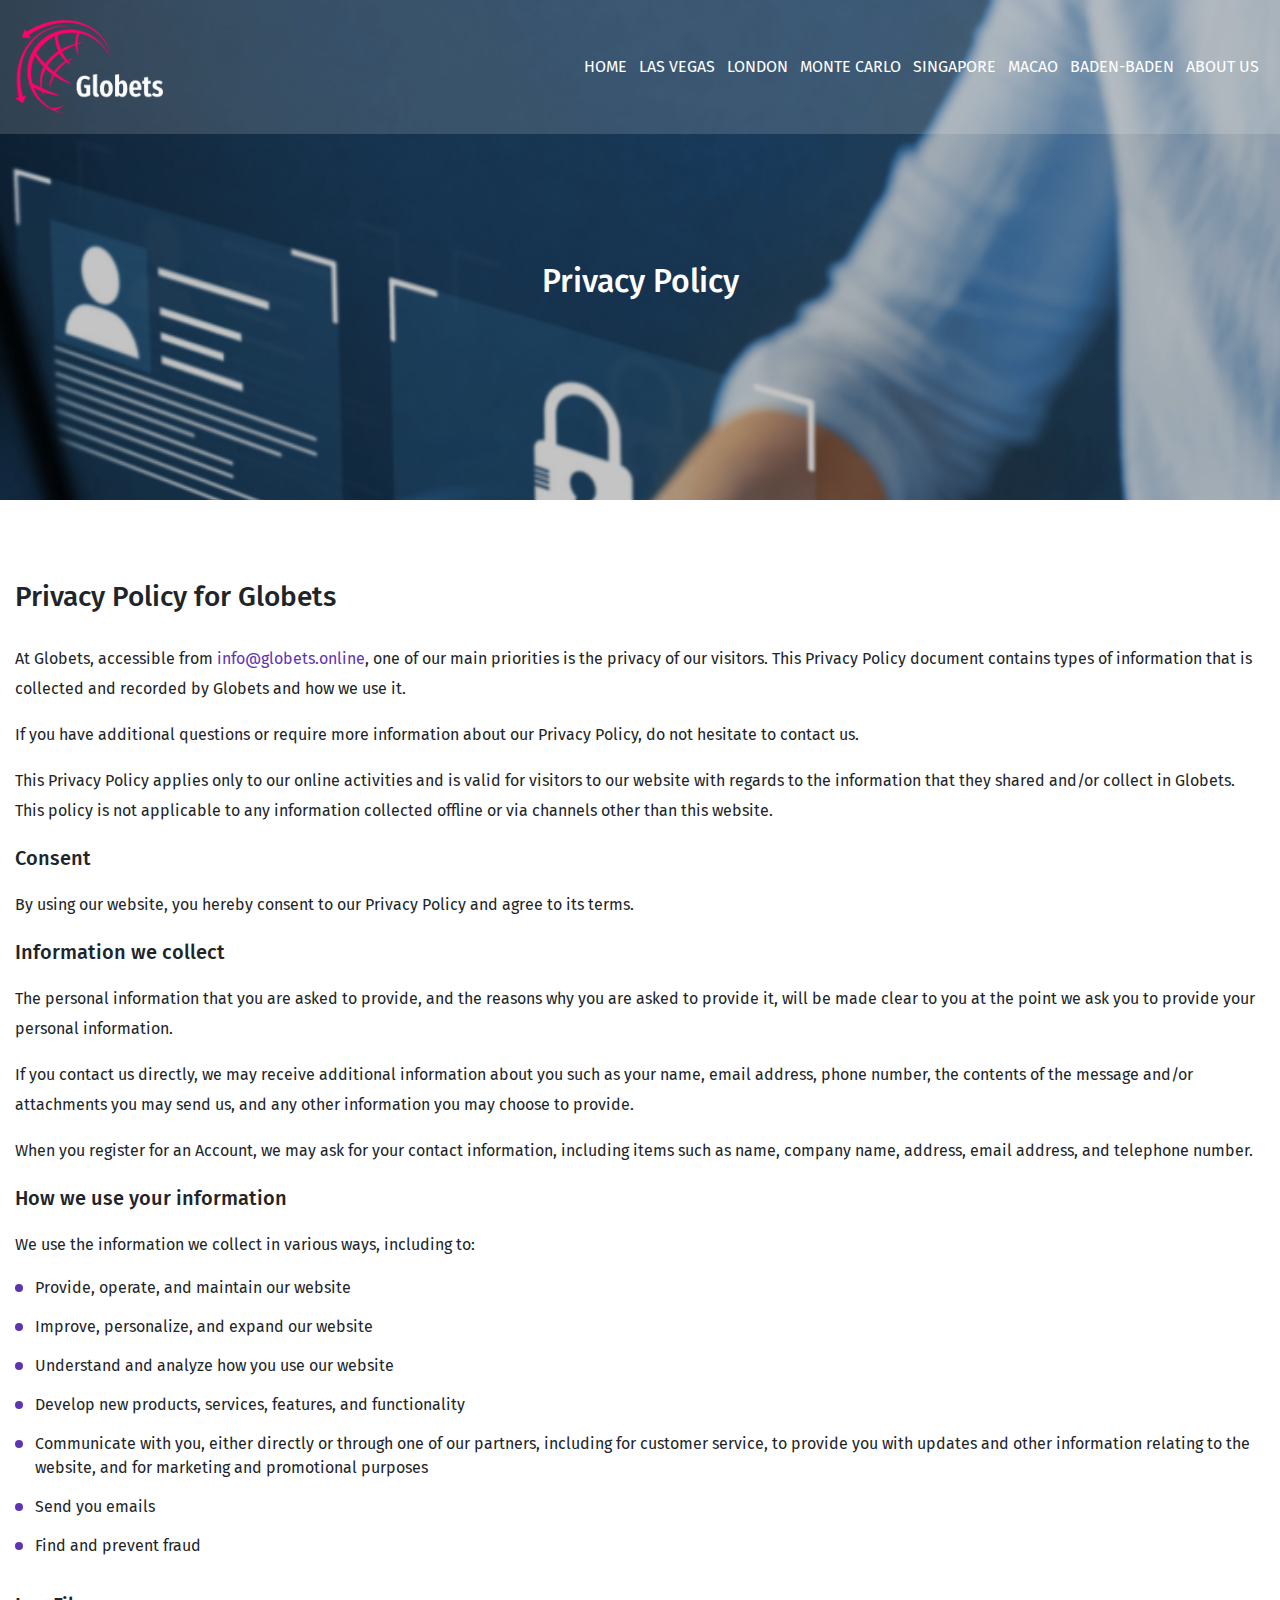
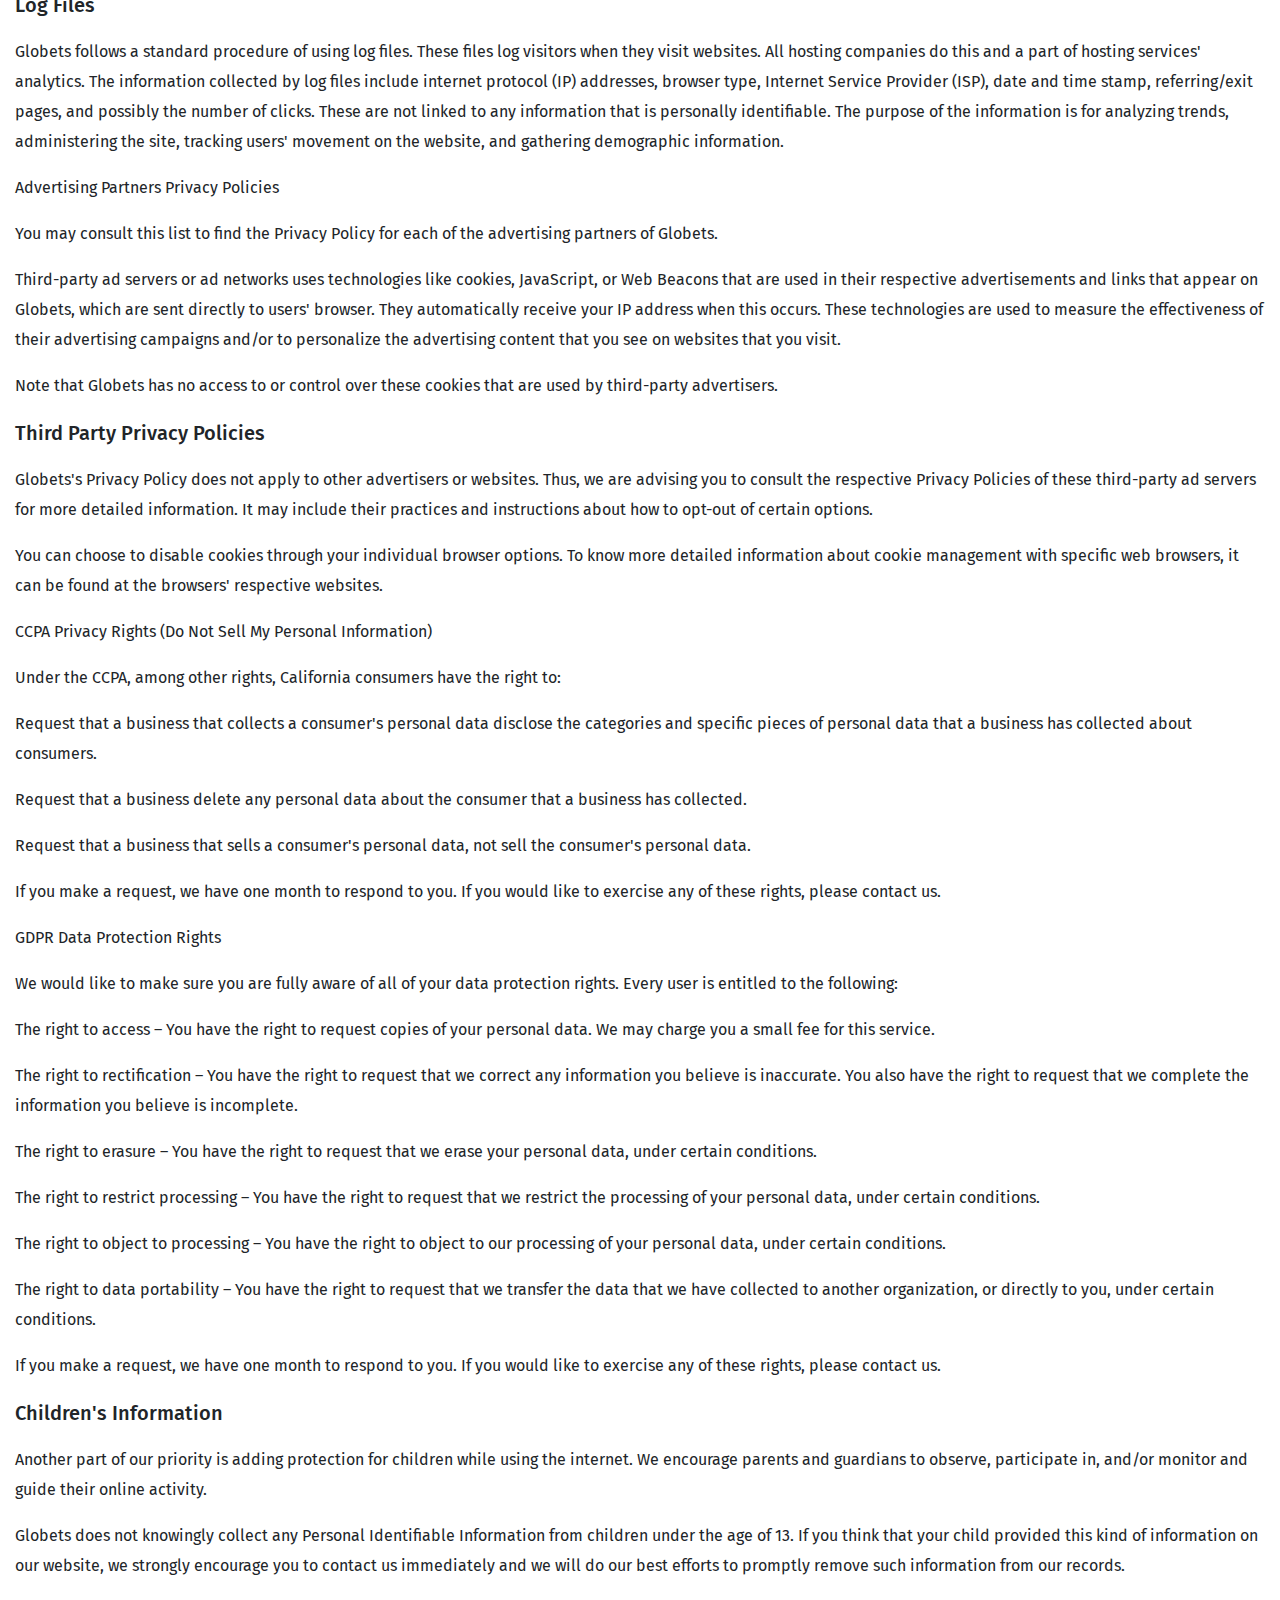
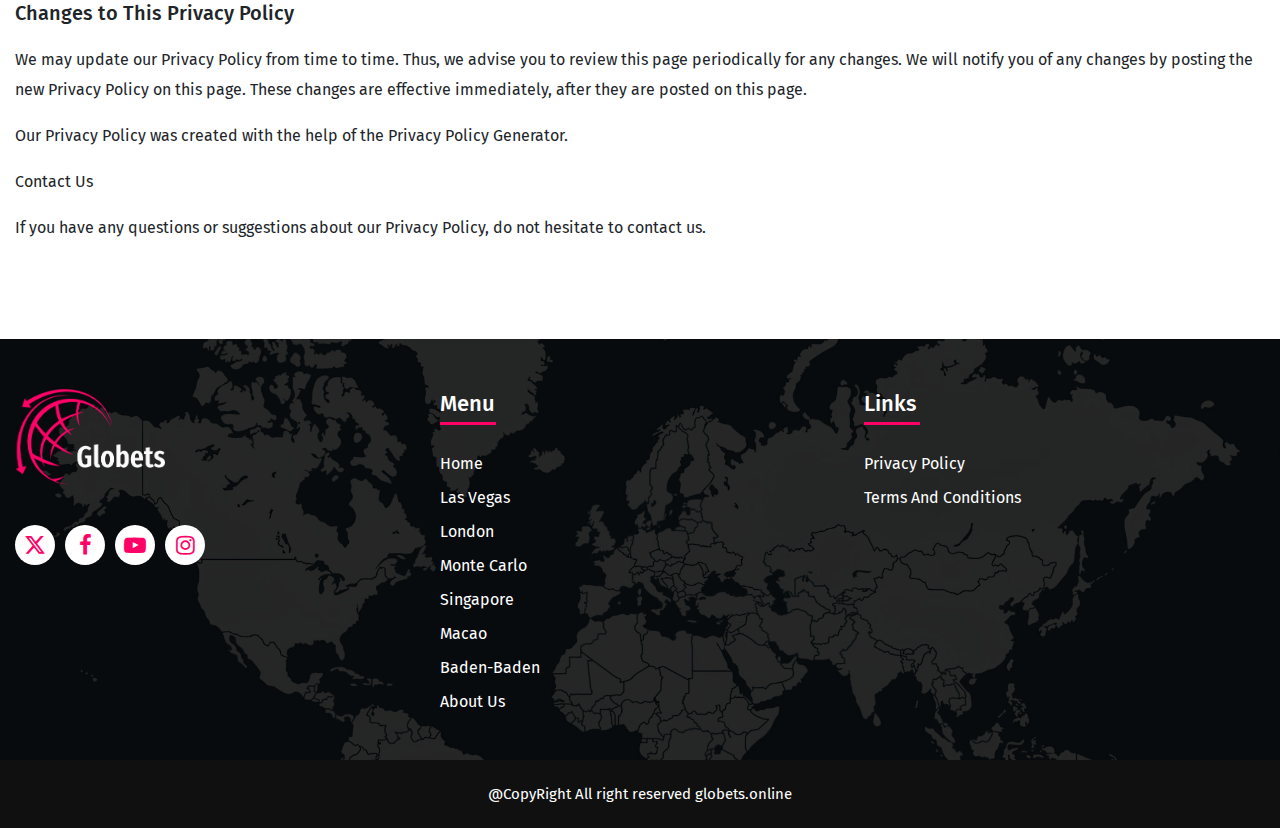
<file: privacy-policy.html>
<!DOCTYPE html>
<html lang="en">

<head>
    <title>Privacy Policy</title>
    <meta charset="utf-8">
    <meta name="viewport" content="width=device-width, initial-scale=1">
    <link href="css/bootstrap.min.css" rel="stylesheet">
    <link rel="icon" href="img/logo-fav.png" type="image/x-icon">
    <link rel="stylesheet" href="css/style.css">
    <link rel="stylesheet" href="css/responsive.css">
    <link rel="stylesheet" href="https://cdnjs.cloudflare.com/ajax/libs/font-awesome/6.4.2/css/all.min.css">
    <link rel="stylesheet" href="https://cdnjs.cloudflare.com/ajax/libs/font-awesome/4.7.0/css/font-awesome.css">
</head>

<body>
    <header class="page-header">
        <!-- site-navbar start -->
        <div class="">
            <div class="navbar-area">
                <div class="container">
                    <nav class="site-navbar">
                        <!-- site logo -->
                        <a href="index.html" class="site-logo">
                            <img src="img/logo.png" alt="logo">
                        </a>

                        <!-- site menu/nav -->
                        <ul>
                            <li><a href="index.html" class="">Home</a></li>
                            <li><a href="las-vegas.html">Las Vegas </a></li>
                            <li><a href="london.html">London </a></li>
                            <li><a href="monte-carlo.html"> Monte Carlo </a></li>
                            <li><a href="singapore.html">Singapore </a></li>
                            <li><a href="macao.html">Macao </a></li>
                            <li><a href="baden-baden.html">Baden-Baden </a></li>
                            <li><a href="about-us.html">About Us </a></li>
                        </ul>

                        <!-- nav-toggler for mobile version only -->
                        <button class="nav-toggler">
                            <span></span>
                        </button>
                    </nav>
                </div>
            </div>
        </div>
        <!-- navbar-area end -->


    </header>
    <main class="banner-main">
        <section class="Privacy">
            <div class="container">
                <div class="bar-text">
                    <h2>Privacy Policy </h2>
                </div>
            </div>
        </section>
    </main>
    <section class="privacy-policy">
        <div class="container">
            <div class="policy-wrapper">
                <h3>Privacy Policy for Globets
                </h3>
                <p>At Globets, accessible from <a href="mailto:info@globets.online">info@globets.online</a>, one of our
                    main priorities is the privacy of our
                    visitors. This Privacy Policy document contains types of information that is collected and recorded
                    by Globets and how we use it.</p>
                <p>If you have additional questions or require more information about our Privacy Policy, do not
                    hesitate to contact us.
                </p>
                <p>This Privacy Policy applies only to our online activities and is valid for visitors to our website
                    with regards to the information that they shared and/or collect in Globets. This policy is not
                    applicable to any information collected offline or via channels other than this website.
                </p>
                <h5>Consent
                </h5>
                <p>By using our website, you hereby consent to our Privacy Policy and agree to its terms.
                </p>
                <h5>Information we collect
                </h5>
                <p>The personal information that you are asked to provide, and the reasons why you are asked to provide
                    it, will be made clear to you at the point we ask you to provide your personal information.
                </p>
                <p>If you contact us directly, we may receive additional information about you such as your name, email
                    address, phone number, the contents of the message and/or attachments you may send us, and any other
                    information you may choose to provide. </p>
                <p>When you register for an Account, we may ask for your contact information, including items such as
                    name, company name, address, email address, and telephone number.
                </p>
                <h5>How we use your information
                </h5>
                <p>We use the information we collect in various ways, including to:
                </p>
                <ul>
                    <li>Provide, operate, and maintain our website
                    </li>
                    <li>Improve, personalize, and expand our website</li>
                    <li>Understand and analyze how you use our website
                    </li>
                    <li>Develop new products, services, features, and functionality
                    </li>
                    <li>Communicate with you, either directly or through one of our partners, including for customer
                        service, to provide you with updates and other information relating to the website, and for
                        marketing and promotional purposes
                    </li>
                    <li>Send you emails
                    </li>
                    <li>Find and prevent fraud
                    </li>
                </ul>
                <h5>Log Files
                </h5>
                <p>Globets follows a standard procedure of using log files. These files log visitors when they visit
                    websites. All hosting companies do this and a part of hosting services' analytics. The information
                    collected by log files include internet protocol (IP) addresses, browser type, Internet Service
                    Provider (ISP), date and time stamp, referring/exit pages, and possibly the number of clicks. These
                    are not linked to any information that is personally identifiable. The purpose of the information is
                    for analyzing trends, administering the site, tracking users' movement on the website, and gathering
                    demographic information.
                </p>
                <p>Advertising Partners Privacy Policies
                </p>
                <p>You may consult this list to find the Privacy Policy for each of the advertising partners of Globets.
                </p>
                <p>Third-party ad servers or ad networks uses technologies like cookies, JavaScript, or Web Beacons that
                    are used in their respective advertisements and links that appear on Globets, which are sent
                    directly to users' browser. They automatically receive your IP address when this occurs. These
                    technologies are used to measure the effectiveness of their advertising campaigns and/or to
                    personalize the advertising content that you see on websites that you visit. </p>
                <p>Note that Globets has no access to or control over these cookies that are used by third-party
                    advertisers.
                </p>
                <h5>Third Party Privacy Policies
                </h5>
                <p>Globets's Privacy Policy does not apply to other advertisers or websites. Thus, we are advising you
                    to consult the respective Privacy Policies of these third-party ad servers for more detailed
                    information. It may include their practices and instructions about how to opt-out of certain
                    options.
                </p>
                <p>You can choose to disable cookies through your individual browser options. To know more detailed
                    information about cookie management with specific web browsers, it can be found at the browsers'
                    respective websites.
                </p>
                <p>CCPA Privacy Rights (Do Not Sell My Personal Information)
                </p>
                <p>Under the CCPA, among other rights, California consumers have the right to:</p>
                <p>Request that a business that collects a consumer's personal data disclose the categories and specific
                    pieces of personal data that a business has collected about consumers.
                </p>
                <p>Request that a business delete any personal data about the consumer that a business has collected.
                </p>
                <p>Request that a business that sells a consumer's personal data, not sell the consumer's personal data.
                </p>
                <p>If you make a request, we have one month to respond to you. If you would like to exercise any of
                    these rights, please contact us.
                </p>
                <p>GDPR Data Protection Rights
                </p>
                <p>We would like to make sure you are fully aware of all of your data protection rights. Every user is
                    entitled to the following:
                </p>
                <p>The right to access – You have the right to request copies of your personal data. We may charge you a
                    small fee for this service.
                </p>
                <p>The right to rectification – You have the right to request that we correct any information you
                    believe is inaccurate. You also have the right to request that we complete the information you
                    believe is incomplete.</p>
                <p>The right to erasure – You have the right to request that we erase your personal data, under certain
                    conditions.
                </p>
                <p>The right to restrict processing – You have the right to request that we restrict the processing of
                    your personal data, under certain conditions.
                </p>
                <p>The right to object to processing – You have the right to object to our processing of your personal
                    data, under certain conditions.
                </p>
                <p>The right to data portability – You have the right to request that we transfer the data that we have
                    collected to another organization, or directly to you, under certain conditions.
                </p>
                <p>If you make a request, we have one month to respond to you. If you would like to exercise any of
                    these rights, please contact us.
                </p>
                <h5>Children's Information
                </h5>
                <p>Another part of our priority is adding protection for children while using the internet. We encourage
                    parents and guardians to observe, participate in, and/or monitor and guide their online activity.
                </p>
                <p>Globets does not knowingly collect any Personal Identifiable Information from children under the age
                    of 13. If you think that your child provided this kind of information on our website, we strongly
                    encourage you to contact us immediately and we will do our best efforts to promptly remove such
                    information from our records.
                </p>
                <h5>Changes to This Privacy Policy </h5>
                <p>We may update our Privacy Policy from time to time. Thus, we advise you to review this page
                    periodically for any changes. We will notify you of any changes by posting the new Privacy Policy on
                    this page. These changes are effective immediately, after they are posted on this page.
                </p>
                <p>Our Privacy Policy was created with the help of the Privacy Policy Generator.</p>
                <p>Contact Us
                </p>
                <p>If you have any questions or suggestions about our Privacy Policy, do not hesitate to contact us.
                </p>
            </div>
        </div>
    </section>

    <footer class="footer">
        <div class="container">
            <div class="footer-inner">
                <div class="row">
                    <div class="col-md-4">
                        <div class="footer_logo">
                            <a href="">
                                <img src="img/logo.png" alt="logo">
                            </a>
                            <ul>
                                <li><a href="#"><i class="fa-brands fa-x-twitter"></i></a></li>
                                <li><a href="#"><i class="fa fa-facebook" aria-hidden="true"></i></a></li>
                                <li><a href="#"><i class="fa fa-youtube-play" aria-hidden="true"></i></a></li>
                                <li><a href="#"><i class="fa fa-instagram" aria-hidden="true"></i></a></li>
                            </ul>
                        </div>
                    </div>
                    <div class="col-md-4">
                        <div class="useful_link">
                            <h2>Menu</h2>
                            <ul>
                                <li><a href="index.html" class="active">Home</a></li>
                                <li><a href="las-vegas.html">Las Vegas </a></li>
                                <li><a href="london.html">London </a></li>
                                <li><a href="monte-carlo.html"> Monte Carlo </a></li>
                                <li><a href="singapore.html">Singapore </a></li>
                                <li><a href="macao.html">Macao </a></li>
                                <li><a href="baden-baden.html">Baden-Baden </a></li>
                                <li><a href="about-us.html">About Us </a></li>
                            </ul>
                        </div>
                    </div>
                    <div class="col-md-4">
                        <div class="useful_link">
                            <h2>Links</h2>
                            <ul>
                                <li><a href="privacy-policy.html">Privacy Policy </a></li>
                                <li><a href="terms-and-conditions.html">Terms and Conditions </a></li>
                            </ul>
                        </div>
                    </div>
                </div>
            </div>
        </div>
        <div class="footer-bottom">
            <div class="container">
                <p>@CopyRight All right reserved globets.online </p>
            </div>
        </div>
    </footer>
    <a id="button"></a>
    <script src="js/bootstrap.bundle.min.js"></script>
    <script src="js/jquery.min.js"></script>
    <script>
        const navToggler = document.querySelector('.nav-toggler');
        const navMenu = document.querySelector('.site-navbar ul');
        const navLinks = document.querySelectorAll('.site-navbar a');

        allEventListners();


        function allEventListners() {

            navToggler.addEventListener('click', togglerClick);

            navLinks.forEach(elem => elem.addEventListener('click', navLinkClick));
        }


        function togglerClick() {
            navToggler.classList.toggle('toggler-open');
            navMenu.classList.toggle('open');
        }


        function navLinkClick() {
            if (navMenu.classList.contains('open')) {
                navToggler.click();
            }
        }


    </script>
    <script>
        const header = document.querySelector(".page-header");
        const toggleClass = "is-sticky";

        window.addEventListener("scroll", () => {
            const currentScroll = window.pageYOffset;
            if (currentScroll > 150) {
                header.classList.add(toggleClass);
            } else {
                header.classList.remove(toggleClass);
            }
        });

    </script>
    <script>
        var btn = $('#button');

        $(window).scroll(function () {
            if ($(window).scrollTop() > 300) {
                btn.addClass('show');
            } else {
                btn.removeClass('show');
            }
        });

        btn.on('click', function (e) {
            e.preventDefault();
            $('html, body').animate({ scrollTop: 0 }, '300');
        });


    </script>
</body>

</html>
</file>
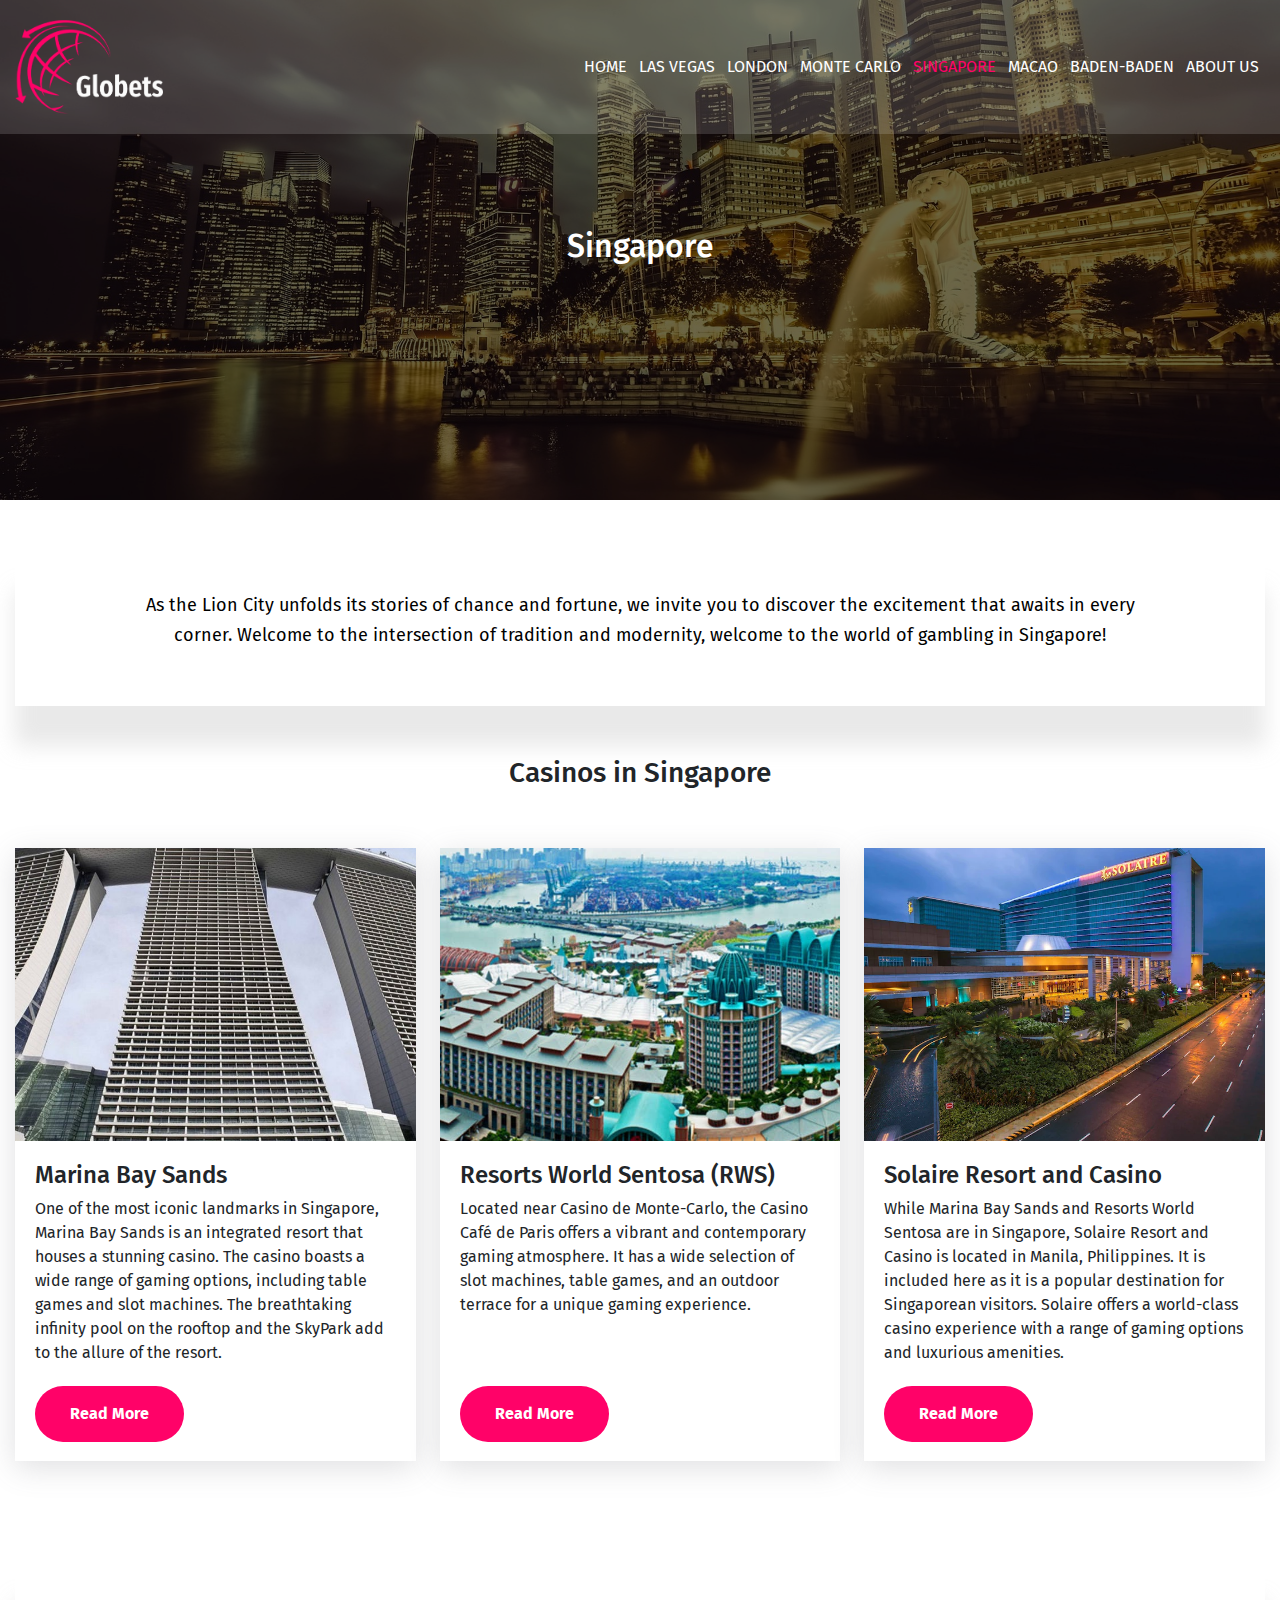
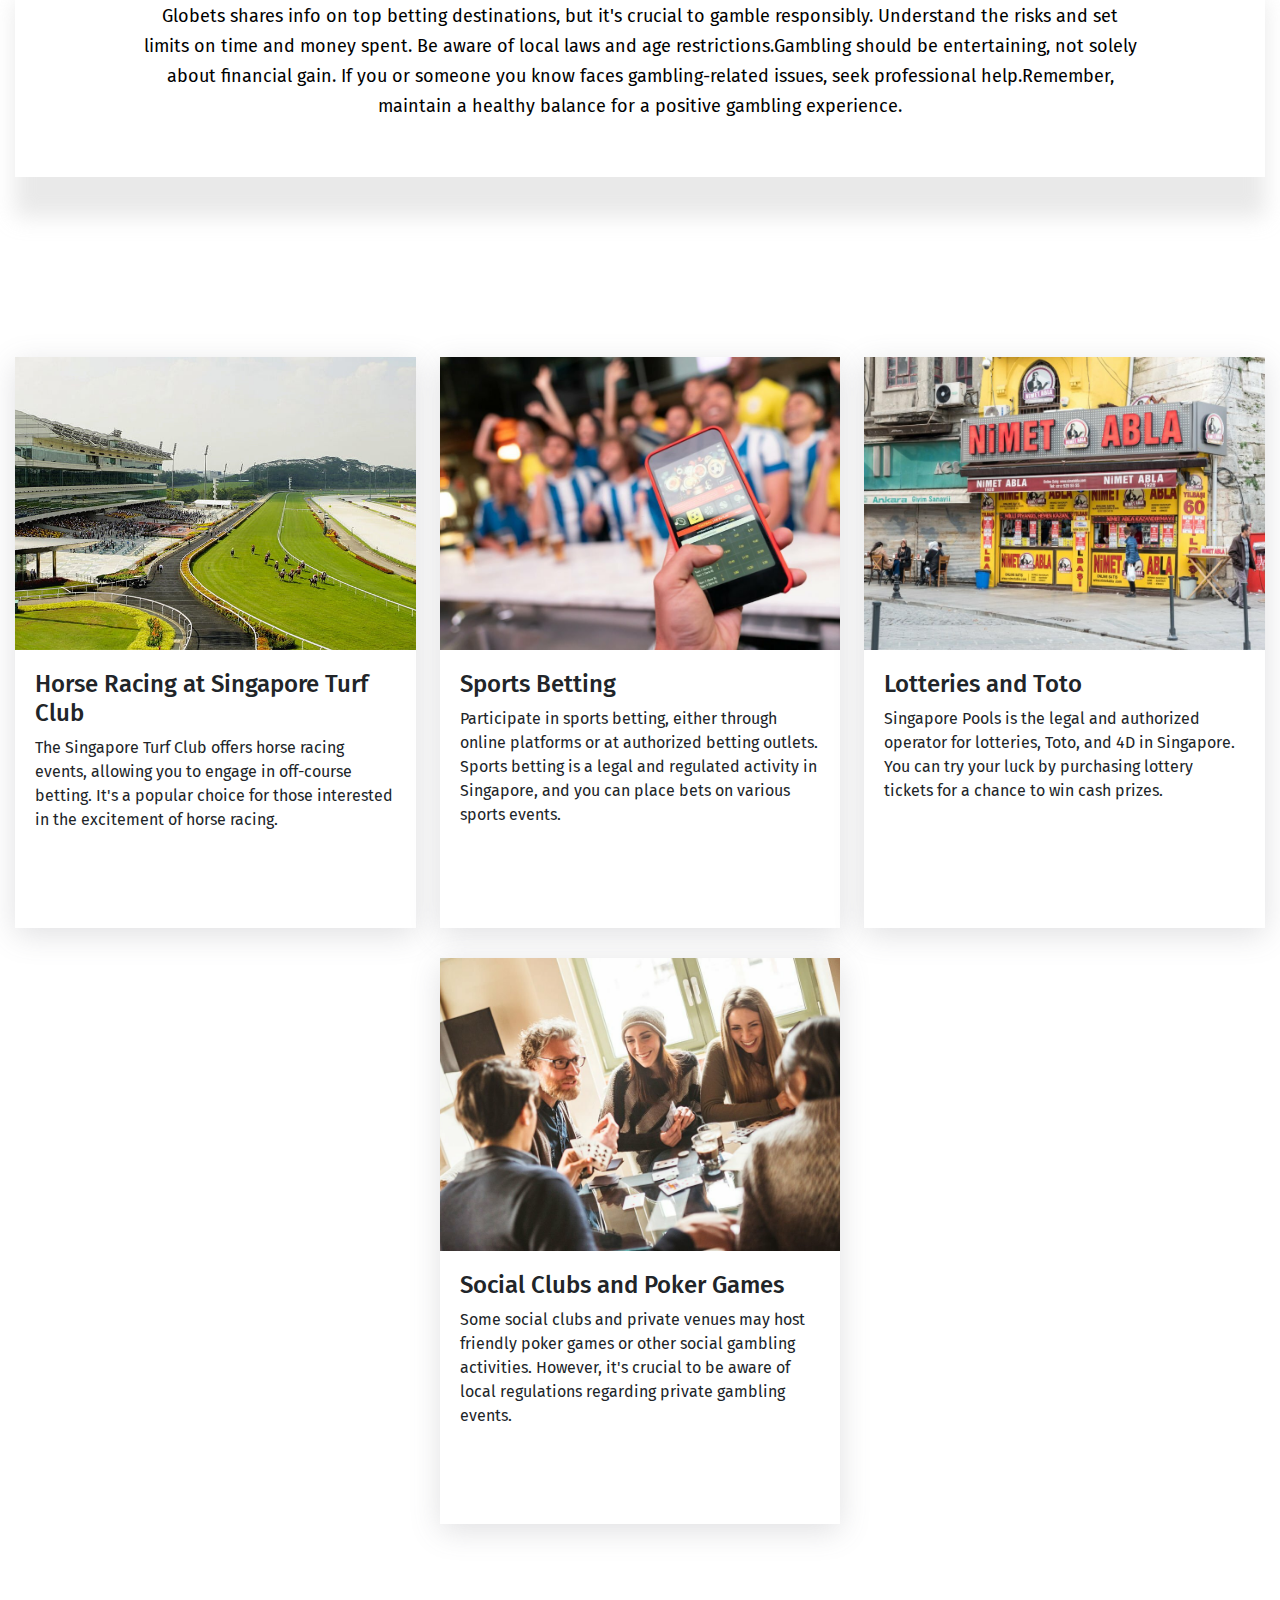
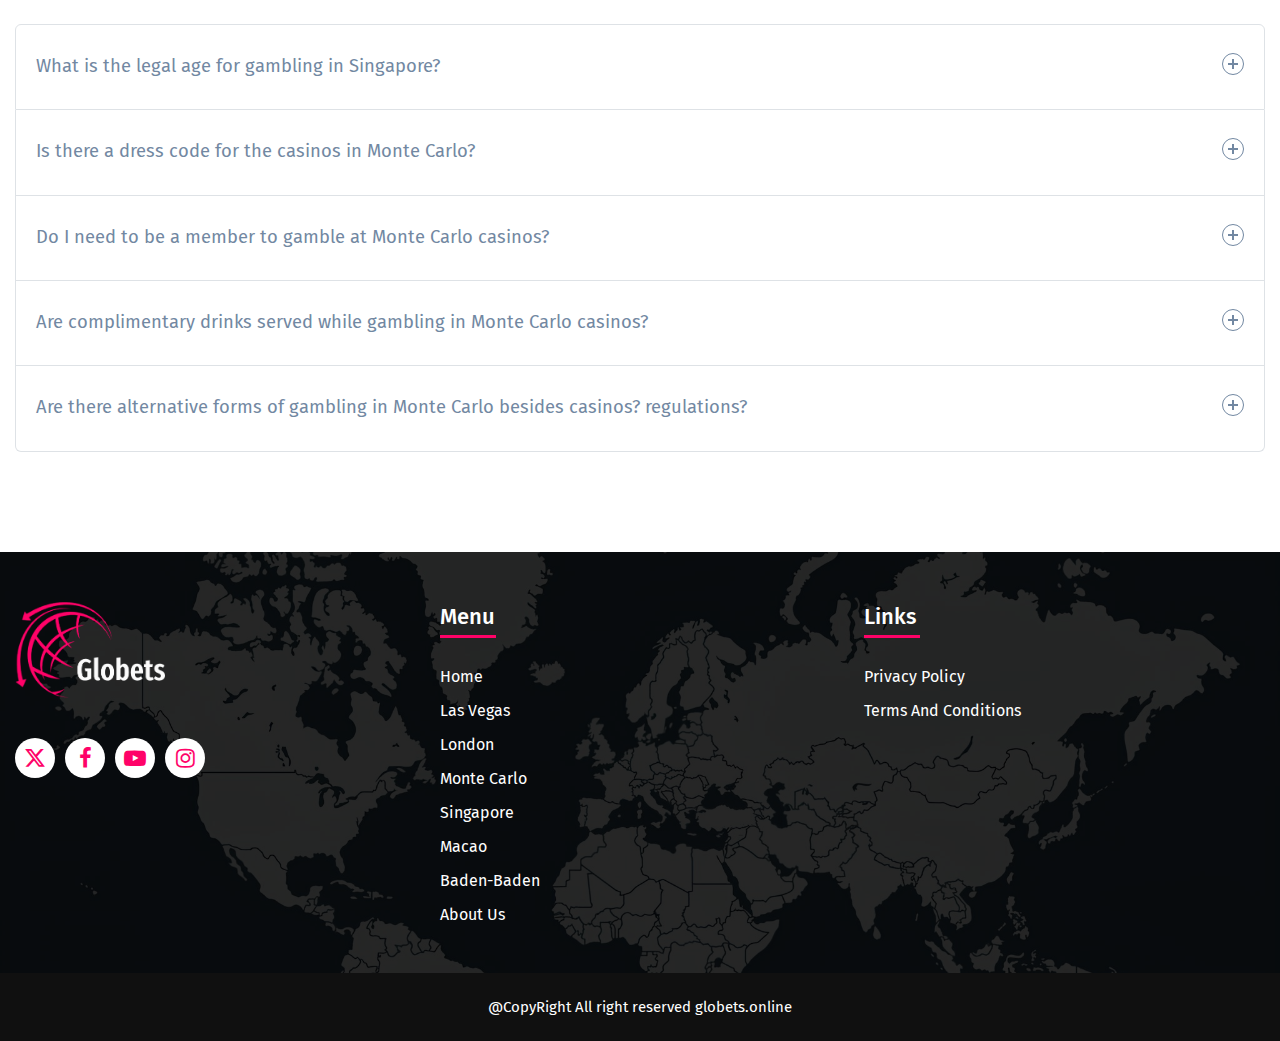
<file: singapore.html>
<!DOCTYPE html>
<html lang="en">

<head>
    <title> Singapore </title>
    <meta charset="utf-8">
    <meta name="viewport" content="width=device-width, initial-scale=1">
    <link href="css/bootstrap.min.css" rel="stylesheet">
    <link rel="icon" href="img/logo-fav.png" type="image/x-icon">
    <link rel="stylesheet" href="css/style.css">
    <link rel="stylesheet" href="css/responsive.css">
    <link rel="stylesheet" href="https://cdnjs.cloudflare.com/ajax/libs/font-awesome/6.4.2/css/all.min.css">
    <link rel="stylesheet" href="https://cdnjs.cloudflare.com/ajax/libs/font-awesome/4.7.0/css/font-awesome.css">
</head>

<body>
    <header class="page-header">
        <!-- site-navbar start -->
        <div class="">
            <div class="navbar-area">
                <div class="container">
                    <nav class="site-navbar">
                        <!-- site logo -->
                        <a href="index.html" class="site-logo">
                            <img src="img/logo.png" alt="logo">
                        </a>

                        <!-- site menu/nav -->
                        <ul>
                            <li><a href="index.html">Home</a></li>
                            <li><a href="las-vegas.html">Las Vegas </a></li>
                            <li><a href="london.html">London </a></li>
                            <li><a href="monte-carlo.html"> Monte Carlo </a></li>
                            <li><a href="singapore.html" class="active"> Singapore </a></li>
                            <li><a href="macao.html">Macao </a></li>
                            <li><a href="baden-baden.html">Baden-Baden </a></li>
                            <li><a href="about-us.html">About Us </a></li>
                        </ul>

                        <!-- nav-toggler for mobile version only -->
                        <button class="nav-toggler">
                            <span></span>
                        </button>
                    </nav>
                </div>
            </div>
        </div>
        <!-- navbar-area end -->


    </header>
    <main class="banner-main">
        <section class="site-banner las-vegas singapore">
            <div class="container">
                <div class="bar-text">
                    <h2>Singapore </h2>
                </div>
            </div>
        </section>
    </main>
    <section class="vegas-wrapper">
        <div class="container">
            <div class="vegas-wrapper-box">
                <p>As the Lion City unfolds its stories of chance and fortune, we invite you to discover the excitement
                    that awaits in every corner. Welcome to the intersection of tradition and modernity, welcome to the
                    world of gambling in Singapore!
                </p>
            </div>
        </div>
    </section>
    <section class="top-casinos">
        <div class="container">
            <h3>Casinos in Singapore
            </h3>
            <div class="casinos-inner solaire">
                <div class="row">
                    <div class="col-lg-4">
                        <div class="palazzo">
                            <figure>
                                <a href="https://www.marinabaysands.com" target="_blank">
                                    <img src="img/Marina.jpeg" alt="">
                                </a>
                            </figure>
                            <div class="palazzo-text">
                                <h4>Marina Bay Sands</h4>
                                <p>One of the most iconic landmarks in Singapore, Marina Bay Sands is an integrated
                                    resort that houses a stunning casino. The casino boasts a wide range of gaming
                                    options, including table games and slot machines. The breathtaking infinity pool on
                                    the rooftop and the SkyPark add to the allure of the resort.
                                </p>
                                <div class="btn-base">
                                    <a href="https://www.marinabaysands.com" target="_blank">Read More</a>
                                </div>
                            </div>
                        </div>
                    </div>
                    <div class="col-lg-4">
                        <div class="palazzo">
                            <figure>
                                <a href="https://www.rwsentosa.com" target="_blank">
                                    <img src="img/Resorts.jpg" alt="">
                                </a>
                            </figure>
                            <div class="palazzo-text">
                                <h4>Resorts World Sentosa (RWS)</h4>
                                <p>Located near Casino de Monte-Carlo, the Casino Café de Paris offers a vibrant and
                                    contemporary gaming atmosphere. It has a wide selection of slot machines, table
                                    games, and an outdoor terrace for a unique gaming experience.

                                </p>
                                <div class="btn-base">
                                    <a href="https://www.rwsentosa.com" target="_blank">Read More</a>
                                </div>
                            </div>
                        </div>
                    </div>
                    <div class="col-lg-4">
                        <div class="palazzo">
                            <figure>
                                <a href="https://www.solaireresort.com" target="_blank">
                                    <img src="img/Solaire.webp" alt="Casino">
                                </a>
                            </figure>
                            <div class="palazzo-text">
                                <h4>Solaire Resort and Casino</h4>
                                <p>While Marina Bay Sands and Resorts World Sentosa are in Singapore, Solaire Resort and
                                    Casino is located in Manila, Philippines. It is included here as it is a popular
                                    destination for Singaporean visitors. Solaire offers a world-class casino experience
                                    with a range of gaming options and luxurious amenities.
                                </p>
                                <div class="btn-base">
                                    <a href="https://www.solaireresort.com" target="_blank">Read More</a>
                                </div>
                            </div>
                        </div>
                    </div>

                </div>
            </div>
        </div>
    </section>
    <section class="vegas-wrapper">
        <div class="container">
            <div class="vegas-wrapper-box">
                <p>Globets shares info on top betting destinations, but it's crucial to gamble responsibly. Understand
                    the risks and set limits on time and money spent. Be aware of local laws and age
                    restrictions.Gambling should be entertaining, not solely about financial gain. If you or someone you
                    know faces gambling-related issues, seek professional help.Remember, maintain a healthy balance for
                    a positive gambling experience.
                </p>
            </div>
        </div>
    </section>
    <section class="alternative">
        <div class="container">
            <div class="alternative-wrapper">
            </div>
            <div class="alternative-inner">
                <div class="row">
                    <div class="col-lg-4">
                        <div class="inner-alternative">
                            <figure>
                                <img src="img/Horse-2.jpg" alt="">
                            </figure>
                            <div class="alternative-txt">
                                <h4>Horse Racing at Singapore Turf Club</h4>
                                <p>The Singapore Turf Club offers horse racing events, allowing you to engage in
                                    off-course betting. It's a popular choice for those interested in the excitement of
                                    horse racing. </p>
                            </div>
                        </div>
                    </div>
                    <div class="col-lg-4">
                        <div class="inner-alternative">
                            <figure>
                                <img src="img/Sports Betting-s.jpg" alt="">
                            </figure>
                            <div class="alternative-txt">
                                <h4>Sports Betting</h4>
                                <p>Participate in sports betting, either through online platforms or at authorized
                                    betting outlets. Sports betting is a legal and regulated activity in Singapore, and
                                    you can place bets on various sports events. </p>
                            </div>
                        </div>
                    </div>
                    <div class="col-lg-4">
                        <div class="inner-alternative">
                            <figure>
                                <img src="img/Lotteries-and-Toto.jpg" alt="">
                            </figure>
                            <div class="alternative-txt">
                                <h4>Lotteries and Toto</h4>
                                <p>Singapore Pools is the legal and authorized operator for lotteries, Toto, and 4D in
                                    Singapore. You can try your luck by purchasing lottery tickets for a chance to win
                                    cash prizes.
                                </p>
                            </div>
                        </div>
                    </div>
                    <div class="col-lg-4">
                        <div class="inner-alternative">
                            <figure>
                                <img src="img/Social-Clubs.jpg" alt="">
                            </figure>
                            <div class="alternative-txt">
                                <h4>Social Clubs and Poker Games</h4>
                                <p>Some social clubs and private venues may host friendly poker games or other social
                                    gambling activities. However, it's crucial to be aware of local regulations
                                    regarding private gambling events.
                                </p>
                            </div>
                        </div>
                    </div>

                </div>
            </div>
        </div>
    </section>
    <section class="federal">
        <div class="container">
            <div class="accordion">
                <div class="accordion-item">
                    <button id="accordion-button-1" aria-expanded="false">
                        <span class="accordion-title">What is the legal age for gambling in Singapore?

                        </span>
                        <span class="icon" aria-hidden="true"></span>
                    </button>
                    <div class="accordion-content">
                        <p>The legal age for gambling in Singapore is 21 years old. Individuals must be at least 21 to
                            enter and participate in various forms of gambling, including casino gaming and sports
                            betting.

                        </p>
                    </div>
                </div>
                <div class="accordion-item">
                    <button id="accordion-button-2" aria-expanded="false">
                        <span class="accordion-title">Is there a dress code for the casinos in Monte Carlo?
                        </span>
                        <span class="icon" aria-hidden="true"></span>
                    </button>
                    <div class="accordion-content">
                        <p> Yes, there is a dress code for many of the casinos in Monte Carlo, especially in the
                            evening. Most establishments require patrons to dress elegantly, with smart casual or formal
                            attire. It's advisable to check the specific dress code of each casino before visiting.
                        </p>
                    </div>
                </div>
                <div class="accordion-item">
                    <button id="accordion-button-3" aria-expanded="false">
                        <span class="accordion-title">Do I need to be a member to gamble at Monte Carlo casinos?
                        </span>
                        <span class="icon" aria-hidden="true"></span>
                    </button>
                    <div class="accordion-content">
                        <p>Generally, membership is not required for most casinos in Monte Carlo. However, there may be
                            exclusive private clubs within some casinos that have membership requirements. Most of the
                            renowned casinos in the area are open to the public, but it's recommended to check
                            individual casino policies. </p>
                    </div>
                </div>
                <div class="accordion-item">
                    <button id="accordion-button-4" aria-expanded="false">
                        <span class="accordion-title">Are complimentary drinks served while gambling in Monte Carlo
                            casinos?
                        </span>
                        <span class="icon" aria-hidden="true"></span>
                    </button>
                    <div class="accordion-content">
                        <p> Yes, many casinos in Monte Carlo offer complimentary drinks to patrons actively gambling.
                            These may include alcoholic beverages and non-alcoholic options. It's customary to tip the
                            servers. Policies can vary, so it's advisable to check with the specific casino.
                        </p>
                    </div>
                </div>
                <div class="accordion-item">
                    <button id="accordion-button-5" aria-expanded="false">
                        <span class="accordion-title">Are there alternative forms of gambling in Monte Carlo besides
                            casinos?

                            regulations?</span>
                        <span class="icon" aria-hidden="true"></span>
                    </button>
                    <div class="accordion-content">
                        <p>Yes, Monte Carlo offers alternative forms of gambling and entertainment, such as horse racing
                            at the Hippodrome de la Côte d'Azur, yacht racing events, and cultural events that may
                            include games of chance. Additionally, Monte Carlo hosts various upscale experiences like
                            auctions, fine dining challenges, and more.

                        </p>
                    </div>
                </div>
            </div>
        </div>
    </section>

    <footer class="footer">
        <div class="container">
            <div class="footer-inner">
                <div class="row">
                    <div class="col-md-4">
                        <div class="footer_logo">
                            <a href="">
                                <img src="img/logo.png" alt="logo">
                            </a>
                            <ul>
                                <li><a href="#"><i class="fa-brands fa-x-twitter"></i></a></li>
                                <li><a href="#"><i class="fa fa-facebook" aria-hidden="true"></i></a></li>
                                <li><a href="#"><i class="fa fa-youtube-play" aria-hidden="true"></i></a></li>
                                <li><a href="#"><i class="fa fa-instagram" aria-hidden="true"></i></a></li>
                            </ul>
                        </div>
                    </div>
                    <div class="col-md-4">
                        <div class="useful_link">
                            <h2>Menu</h2>
                            <ul>
                                <li><a href="index.html" class="active">Home</a></li>
                                <li><a href="las-vegas.html">Las Vegas </a></li>
                                <li><a href="london.html">London </a></li>
                                <li><a href="monte-carlo.html"> Monte Carlo </a></li>
                                <li><a href="singapore.html">Singapore </a></li>
                                <li><a href="macao.html">Macao </a></li>
                                <li><a href="baden-baden.html">Baden-Baden </a></li>
                                <li><a href="about-us.html">About Us </a></li>
                            </ul>
                        </div>
                    </div>
                    <div class="col-md-4">
                        <div class="useful_link">
                            <h2>Links</h2>
                            <ul>
                                <li><a href="privacy-policy.html">Privacy Policy </a></li>
                                <li><a href="terms-and-conditions.html">Terms and Conditions </a></li>
                            </ul>
                        </div>
                    </div>
                </div>
            </div>
        </div>
        <div class="footer-bottom">
            <div class="container">
                <p>@CopyRight All right reserved globets.online </p>
            </div>
        </div>
    </footer>
    <a id="button"></a>
    <script src="js/bootstrap.bundle.min.js"></script>
    <script src="js/jquery.min.js"></script>
    <script>
        const navToggler = document.querySelector('.nav-toggler');
        const navMenu = document.querySelector('.site-navbar ul');
        const navLinks = document.querySelectorAll('.site-navbar a');

        allEventListners();


        function allEventListners() {

            navToggler.addEventListener('click', togglerClick);

            navLinks.forEach(elem => elem.addEventListener('click', navLinkClick));
        }


        function togglerClick() {
            navToggler.classList.toggle('toggler-open');
            navMenu.classList.toggle('open');
        }


        function navLinkClick() {
            if (navMenu.classList.contains('open')) {
                navToggler.click();
            }
        }


    </script>
    <script>
        const header = document.querySelector(".page-header");
        const toggleClass = "is-sticky";

        window.addEventListener("scroll", () => {
            const currentScroll = window.pageYOffset;
            if (currentScroll > 150) {
                header.classList.add(toggleClass);
            } else {
                header.classList.remove(toggleClass);
            }
        });

    </script>
    <script>
        var btn = $('#button');

        $(window).scroll(function () {
            if ($(window).scrollTop() > 300) {
                btn.addClass('show');
            } else {
                btn.removeClass('show');
            }
        });

        btn.on('click', function (e) {
            e.preventDefault();
            $('html, body').animate({ scrollTop: 0 }, '300');
        });


    </script>
    <script>
        const items = document.querySelectorAll('.accordion button');

        function toggleAccordion() {
            const itemToggle = this.getAttribute('aria-expanded');

            for (i = 0; i < items.length; i++) {
                items[i].setAttribute('aria-expanded', 'false');
            }

            if (itemToggle == 'false') {
                this.setAttribute('aria-expanded', 'true');
            }
        }

        items.forEach((item) => item.addEventListener('click', toggleAccordion));




    </script>
</body>

</html>
</file>
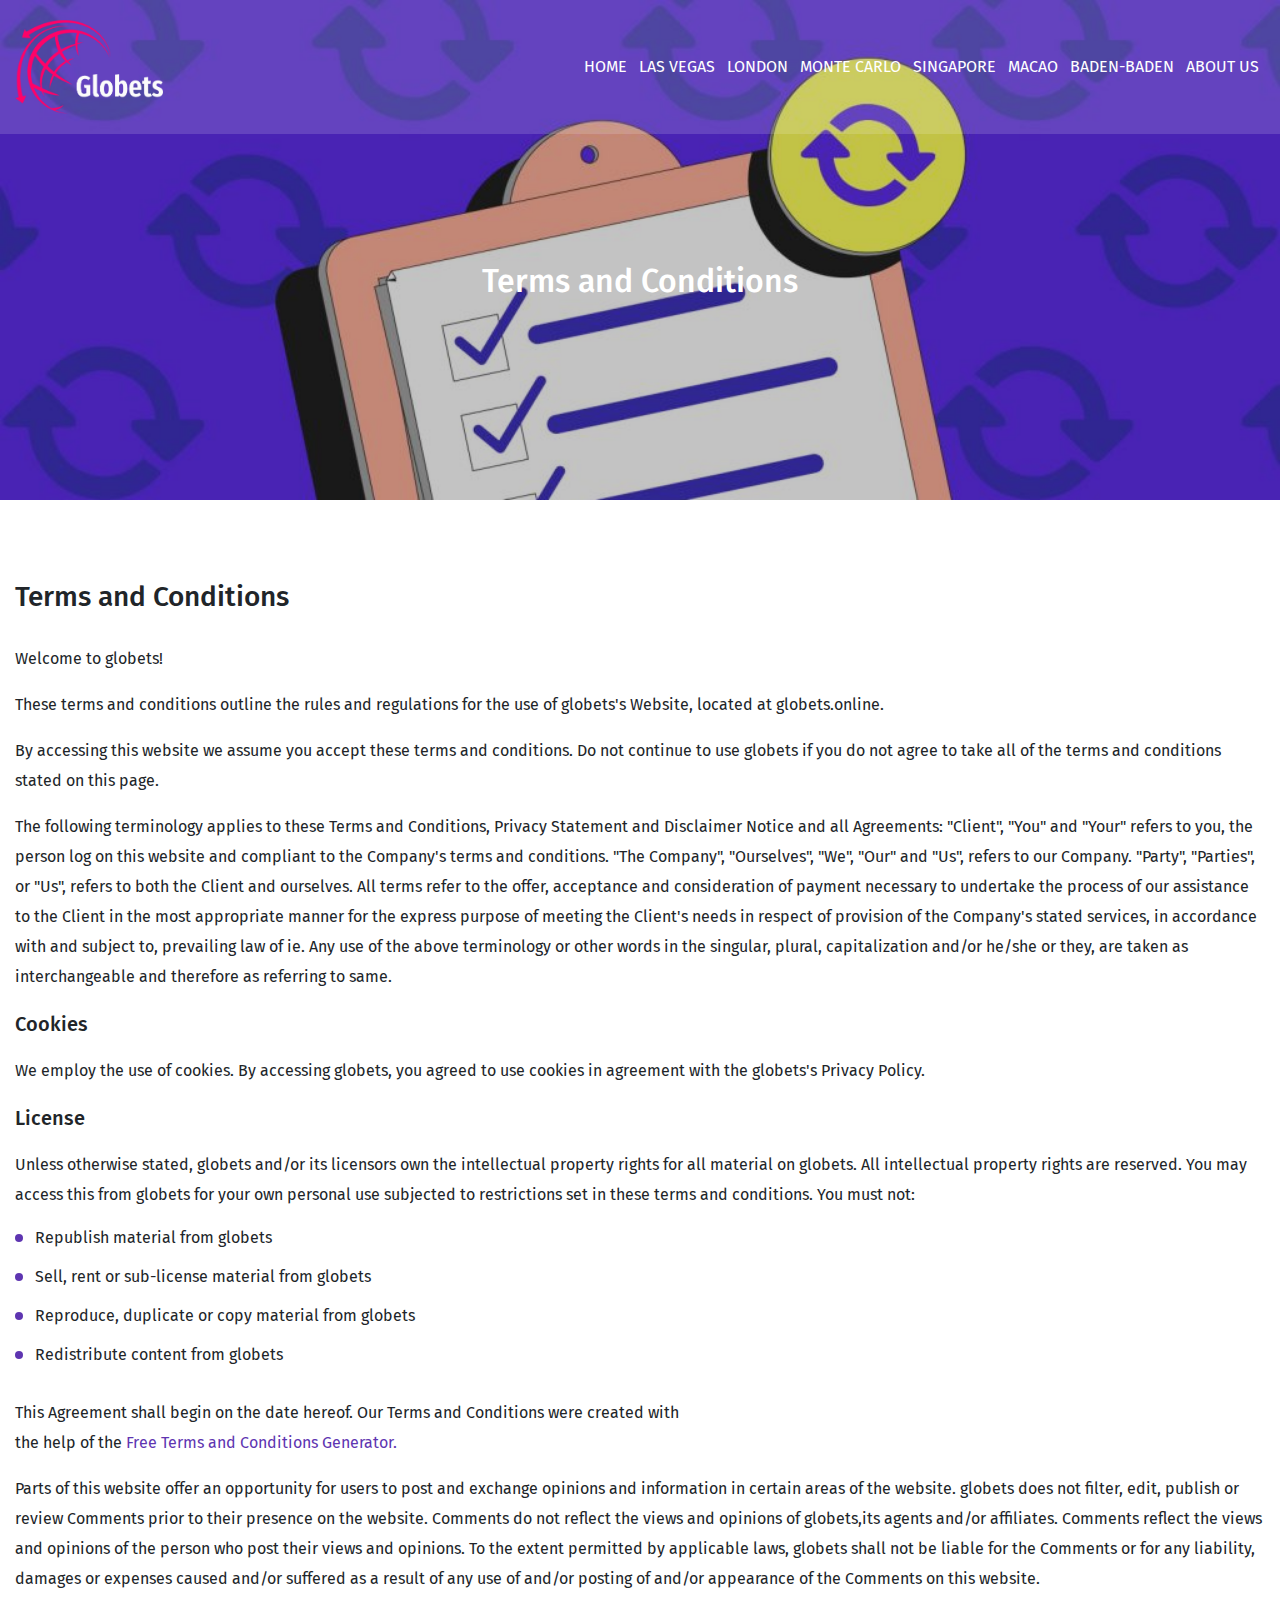
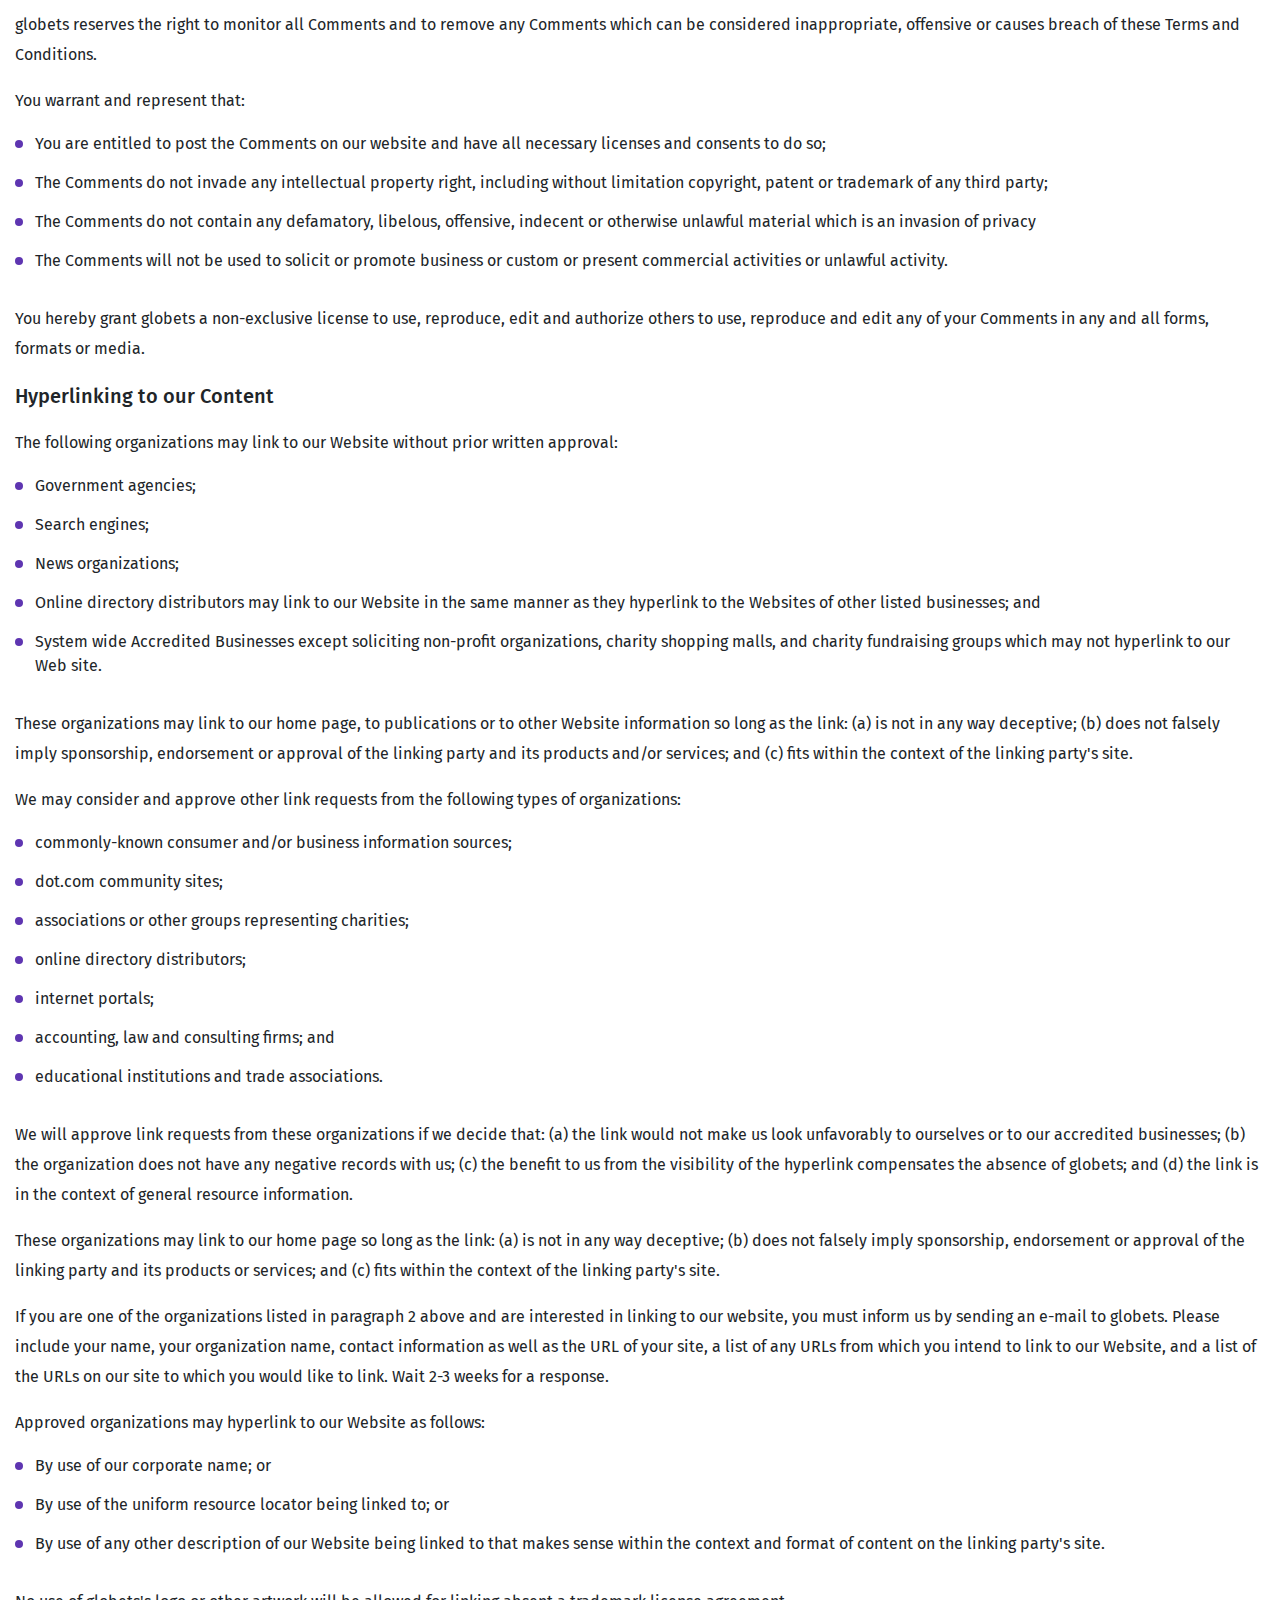
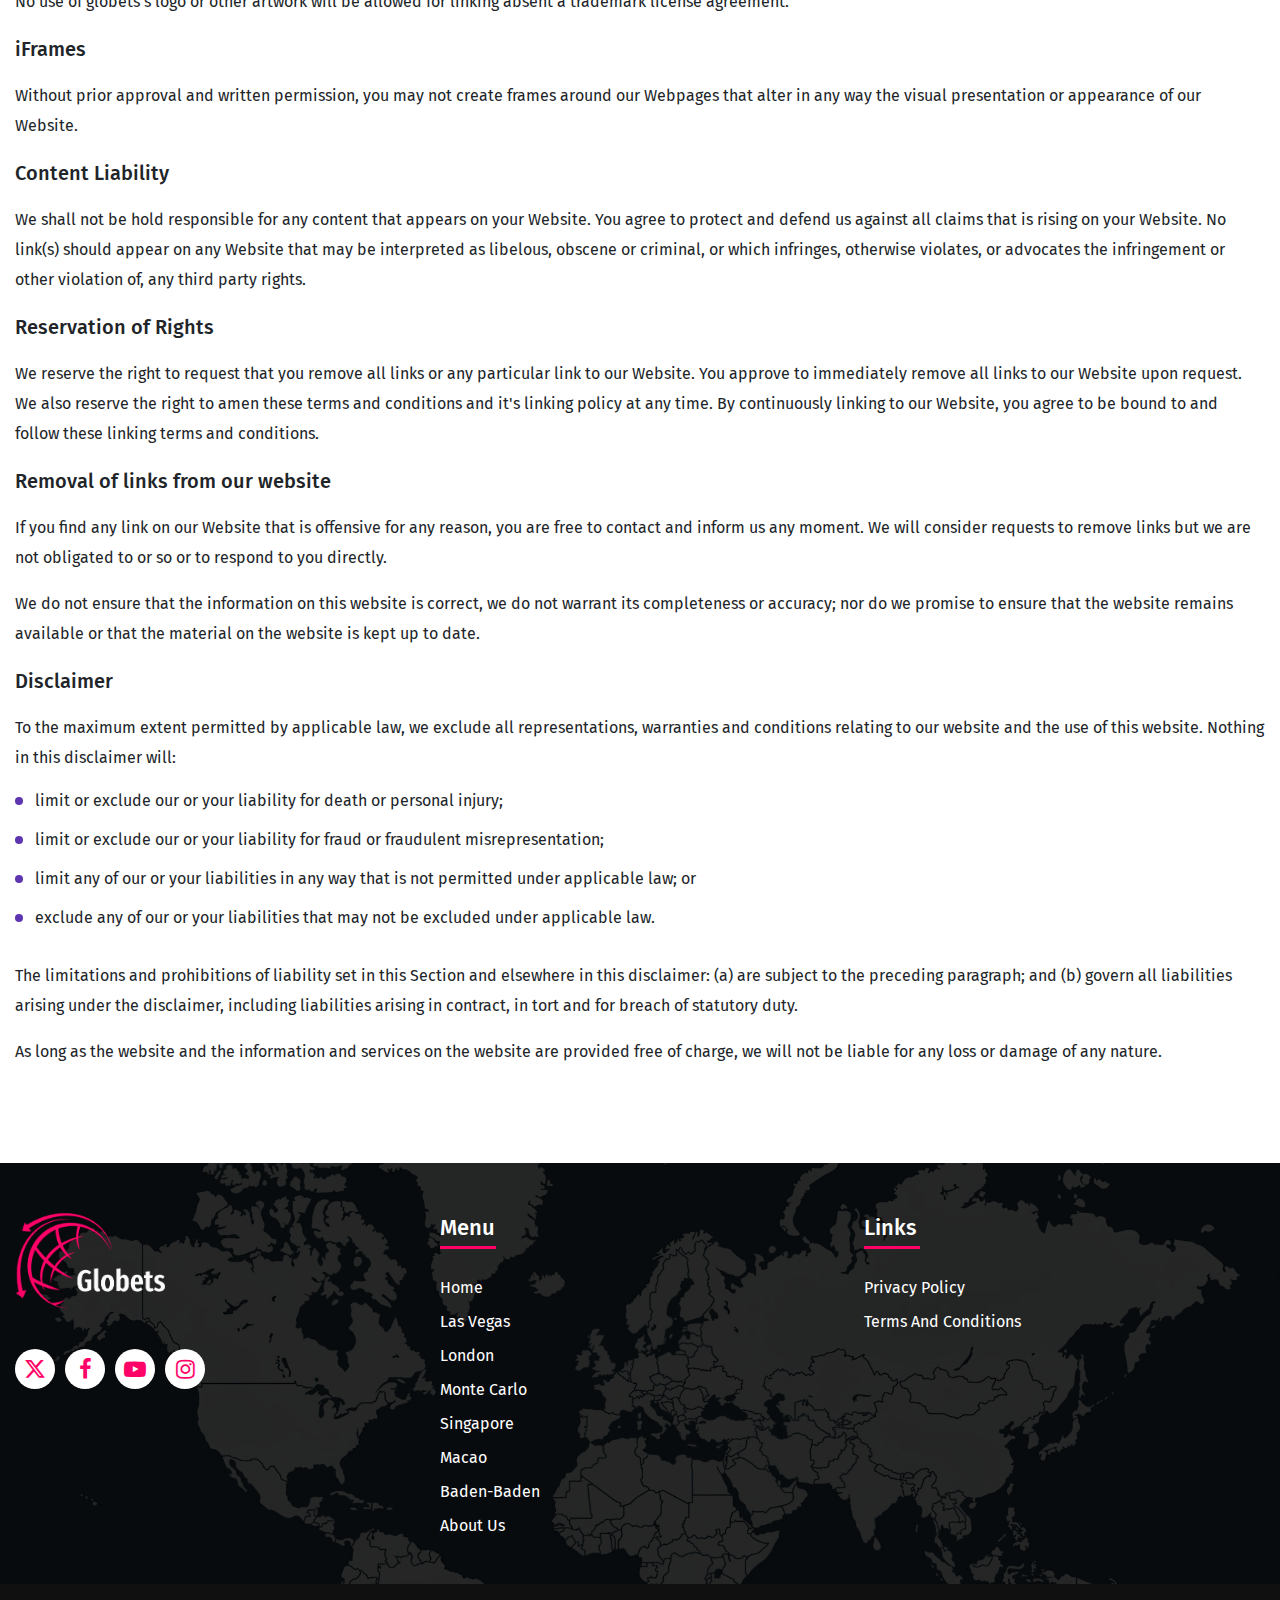
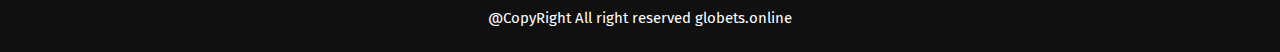
<file: terms-and-conditions.html>
<!DOCTYPE html>
<html lang="en">

<head>
    <title>Terms and Conditions </title>
    <meta charset="utf-8">
    <meta name="viewport" content="width=device-width, initial-scale=1">
    <link href="css/bootstrap.min.css" rel="stylesheet">
    <link rel="stylesheet" href="css/style.css">
    <link rel="icon" href="img/logo-fav.png" type="image/x-icon">
    <link rel="stylesheet" href="css/responsive.css">
    <link rel="stylesheet" href="https://cdnjs.cloudflare.com/ajax/libs/font-awesome/6.4.2/css/all.min.css">
    <link rel="stylesheet" href="https://cdnjs.cloudflare.com/ajax/libs/font-awesome/4.7.0/css/font-awesome.css">
</head>

<body>
    <header class="page-header">
        <!-- site-navbar start -->
        <div class="">
            <div class="navbar-area">
                <div class="container">
                    <nav class="site-navbar">
                        <!-- site logo -->
                        <a href="index.html" class="site-logo">
                            <img src="img/logo.png" alt="logo">
                        </a>

                        <!-- site menu/nav -->
                        <ul>
                            <li><a href="index.html" class="">Home</a></li>
                            <li><a href="las-vegas.html">Las Vegas </a></li>
                            <li><a href="london.html">London </a></li>
                            <li><a href="monte-carlo.html"> Monte Carlo </a></li>
                            <li><a href="singapore.html">Singapore </a></li>
                            <li><a href="macao.html">Macao </a></li>
                            <li><a href="baden-baden.html">Baden-Baden </a></li>
                            <li><a href="about-us.html">About Us </a></li>
                        </ul>

                        <!-- nav-toggler for mobile version only -->
                        <button class="nav-toggler">
                            <span></span>
                        </button>
                    </nav>
                </div>
            </div>
        </div>
        <!-- navbar-area end -->


    </header>
    <main class="banner-main">
        <section class="Privacy terms">
            <div class="container">
                <div class="bar-text">
                    <h2>Terms and Conditions </h2>
                </div>
            </div>
        </section>
    </main>
    <section class="privacy-policy">
        <div class="container">
            <div class="policy-wrapper">
                <h3>Terms and Conditions </h3>
                <p>Welcome to globets! </p>
                <p>These terms and conditions outline the rules and regulations for the use of globets's Website,
                    located at globets.online.
                </p>
                <p>By accessing this website we assume you accept these terms and conditions. Do not continue to use
                    globets if you do not agree to take all of the terms and conditions stated on this page.
                </p>
                <p>The following terminology applies to these Terms and Conditions, Privacy Statement and Disclaimer
                    Notice and all Agreements: "Client", "You" and "Your" refers to you, the person log on this website
                    and compliant to the Company's terms and conditions. "The Company", "Ourselves", "We", "Our" and
                    "Us", refers to our Company. "Party", "Parties", or "Us", refers to both the Client and ourselves.
                    All terms refer to the offer, acceptance and consideration of payment necessary to undertake the
                    process of our assistance to the Client in the most appropriate manner for the express purpose of
                    meeting the Client's needs in respect of provision of the Company's stated services, in accordance
                    with and subject to, prevailing law of ie. Any use of the above terminology or other words in the
                    singular, plural, capitalization and/or he/she or they, are taken as interchangeable and therefore
                    as referring to same.
                </p>
                <h5>Cookies </h5>
                <p>We employ the use of cookies. By accessing globets, you agreed to use cookies in agreement with the
                    globets's Privacy Policy. </p>
                <h5>License </h5>
                <p>Unless otherwise stated, globets and/or its licensors own the intellectual property rights for all
                    material on globets. All intellectual property rights are reserved. You may access this from globets
                    for your own personal use subjected to restrictions set in these terms and conditions.
                    You must not:</p>
                <ul>
                    <li>Republish material from globets </li>
                    <li>Sell, rent or sub-license material from globets </li>
                    <li>Reproduce, duplicate or copy material from globets </li>
                    <li>Redistribute content from globets </li>
                </ul>
                <p>This Agreement shall begin on the date hereof. Our Terms and Conditions were created with <br> the
                    help of
                    the <a href="https://www.termsandconditionsgenerator.com/">Free Terms and Conditions Generator.</a>
                </p>
                <p>Parts of this website offer an opportunity for users to post and exchange opinions and information in
                    certain areas of the website. globets does not filter, edit, publish or review Comments prior to
                    their presence on the website. Comments do not reflect the views and opinions of globets,its agents
                    and/or affiliates. Comments reflect the views and opinions of the person who post their views and
                    opinions. To the extent permitted by applicable laws, globets shall not be liable for the Comments
                    or for any liability, damages or expenses caused and/or suffered as a result of any use of and/or
                    posting of and/or appearance of the Comments on this website.
                </p>
                <p>globets reserves the right to monitor all Comments and to remove any Comments which can be considered
                    inappropriate, offensive or causes breach of these Terms and Conditions.
                </p>
                <p>You warrant and represent that: </p>
                <ul>
                    <li>You are entitled to post the Comments on our website and have all necessary licenses and
                        consents to do so; </li>
                    <li>The Comments do not invade any intellectual property right, including without limitation
                        copyright, patent or trademark of any third party; </li>
                    <li>The Comments do not contain any defamatory, libelous, offensive, indecent or otherwise unlawful
                        material which is an invasion of privacy </li>
                    <li>The Comments will not be used to solicit or promote business or custom or present commercial
                        activities or unlawful activity. </li>
                </ul>
                <p>You hereby grant globets a non-exclusive license to use, reproduce, edit and authorize others to use,
                    reproduce and edit any of your Comments in any and all forms, formats or media.
                </p>
                <h5>Hyperlinking to our Content </h5>
                <p>The following organizations may link to our Website without prior written approval: </p>
                <ul>
                    <li>Government agencies; </li>
                    <li>Search engines;</li>
                    <li>News organizations; </li>
                    <li>Online directory distributors may link to our Website in the same manner as they hyperlink to
                        the Websites of other listed businesses; and </li>
                    <li>System wide Accredited Businesses except soliciting non-profit organizations, charity shopping
                        malls, and charity fundraising groups which may not hyperlink to our Web site. </li>
                </ul>
                <p>These organizations may link to our home page, to publications or to other Website information so
                    long as the link: (a) is not in any way deceptive; (b) does not falsely imply sponsorship,
                    endorsement or approval of the linking party and its products and/or services; and (c) fits within
                    the context of the linking party's site.
                </p>
                <p>We may consider and approve other link requests from the following types of organizations:</p>
                <ul>
                    <li>commonly-known consumer and/or business information sources; </li>
                    <li>dot.com community sites; </li>
                    <li>associations or other groups representing charities; </li>
                    <li>online directory distributors; </li>
                    <li>internet portals;</li>
                    <li>accounting, law and consulting firms; and </li>
                    <li>educational institutions and trade associations. </li>

                </ul>
                <p>We will approve link requests from these organizations if we decide that: (a) the link would not make
                    us look unfavorably to ourselves or to our accredited businesses; (b) the organization does not have
                    any negative records with us; (c) the benefit to us from the visibility of the hyperlink compensates
                    the absence of globets; and (d) the link is in the context of general resource information.
                </p>
                <p>These organizations may link to our home page so long as the link: (a) is not in any way deceptive;
                    (b) does not falsely imply sponsorship, endorsement or approval of the linking party and its
                    products or services; and (c) fits within the context of the linking party's site.
                </p>
                <p>If you are one of the organizations listed in paragraph 2 above and are interested in linking to our
                    website, you must inform us by sending an e-mail to globets. Please include your name, your
                    organization name, contact information as well as the URL of your site, a list of any URLs from
                    which you intend to link to our Website, and a list of the URLs on our site to which you would like
                    to link. Wait 2-3 weeks for a response.
                </p>
                <p>Approved organizations may hyperlink to our Website as follows:
                </p>
                <ul>
                    <li>By use of our corporate name; or </li>
                    <li>By use of the uniform resource locator being linked to; or </li>
                    <li>By use of any other description of our Website being linked to that makes sense within the
                        context and format of content on the linking party's site.
                    </li>
                </ul>
                <p>No use of globets's logo or other artwork will be allowed for linking absent a trademark license
                    agreement. </p>
                <h5>iFrames</h5>
                <p>Without prior approval and written permission, you may not create frames around our Webpages that
                    alter in any way the visual presentation or appearance of our Website.
                </p>
                <h5>Content Liability
                </h5>
                <p>We shall not be hold responsible for any content that appears on your Website. You agree to protect
                    and defend us against all claims that is rising on your Website. No link(s) should appear on any
                    Website that may be interpreted as libelous, obscene or criminal, or which infringes, otherwise
                    violates, or advocates the infringement or other violation of, any third party rights.
                </p>
                <h5>Reservation of Rights </h5>
                <p>We reserve the right to request that you remove all links or any particular link to our Website. You
                    approve to immediately remove all links to our Website upon request. We also reserve the right to
                    amen these terms and conditions and it's linking policy at any time. By continuously linking to our
                    Website, you agree to be bound to and follow these linking terms and conditions.
                </p>
                <h5>Removal of links from our website </h5>
                <p>If you find any link on our Website that is offensive for any reason, you are free to contact and
                    inform us any moment. We will consider requests to remove links but we are not obligated to or so or
                    to respond to you directly.
                </p>
                <p>We do not ensure that the information on this website is correct, we do not warrant its completeness
                    or accuracy; nor do we promise to ensure that the website remains available or that the material on
                    the website is kept up to date.
                </p>
                <h5>Disclaimer</h5>
                <p>To the maximum extent permitted by applicable law, we exclude all representations, warranties and
                    conditions relating to our website and the use of this website. Nothing in this disclaimer will:
                </p>
                <ul>
                    <li>limit or exclude our or your liability for death or personal injury; </li>
                    <li>limit or exclude our or your liability for fraud or fraudulent misrepresentation; </li>
                    <li>limit any of our or your liabilities in any way that is not permitted under applicable law; or
                    </li>
                    <li>exclude any of our or your liabilities that may not be excluded under applicable law.</li>
                </ul>
                <p>The limitations and prohibitions of liability set in this Section and elsewhere in this disclaimer:
                    (a) are subject to the preceding paragraph; and (b) govern all liabilities arising under the
                    disclaimer, including liabilities arising in contract, in tort and for breach of statutory duty.
                </p>
                <p>As long as the website and the information and services on the website are provided free of charge,
                    we will not be liable for any loss or damage of any nature.
                </p>
            </div>
        </div>
    </section>

    <footer class="footer">
        <div class="container">
            <div class="footer-inner">
                <div class="row">
                    <div class="col-md-4">
                        <div class="footer_logo">
                            <a href="">
                                <img src="img/logo.png" alt="logo">
                            </a>
                            <ul>
                                <li><a href="#"><i class="fa-brands fa-x-twitter"></i></a></li>
                                <li><a href="#"><i class="fa fa-facebook" aria-hidden="true"></i></a></li>
                                <li><a href="#"><i class="fa fa-youtube-play" aria-hidden="true"></i></a></li>
                                <li><a href="#"><i class="fa fa-instagram" aria-hidden="true"></i></a></li>
                            </ul>
                        </div>
                    </div>
                    <div class="col-md-4">
                        <div class="useful_link">
                            <h2>Menu</h2>
                            <ul>
                                <li><a href="index.html" class="active">Home</a></li>
                                <li><a href="las-vegas.html">Las Vegas </a></li>
                                <li><a href="london.html">London </a></li>
                                <li><a href="monte-carlo.html"> Monte Carlo </a></li>
                                <li><a href="singapore.html">Singapore </a></li>
                                <li><a href="macao.html">Macao </a></li>
                                <li><a href="baden-baden.html">Baden-Baden </a></li>
                                <li><a href="about-us.html">About Us </a></li>
                            </ul>
                        </div>
                    </div>
                    <div class="col-md-4">
                        <div class="useful_link">
                            <h2>Links</h2>
                            <ul>
                                <li><a href="privacy-policy.html">Privacy Policy </a></li>
                                <li><a href="terms-and-conditions.html">Terms and Conditions </a></li>
                            </ul>
                        </div>
                    </div>
                </div>
            </div>
        </div>
        <div class="footer-bottom">
            <div class="container">
                <p>@CopyRight All right reserved globets.online </p>
            </div>
        </div>
    </footer>
    <a id="button"></a>
    <script src="js/bootstrap.bundle.min.js"></script>
    <script src="js/jquery.min.js"></script>
    <script>
        const navToggler = document.querySelector('.nav-toggler');
        const navMenu = document.querySelector('.site-navbar ul');
        const navLinks = document.querySelectorAll('.site-navbar a');

        allEventListners();


        function allEventListners() {

            navToggler.addEventListener('click', togglerClick);

            navLinks.forEach(elem => elem.addEventListener('click', navLinkClick));
        }


        function togglerClick() {
            navToggler.classList.toggle('toggler-open');
            navMenu.classList.toggle('open');
        }


        function navLinkClick() {
            if (navMenu.classList.contains('open')) {
                navToggler.click();
            }
        }


    </script>
    <script>
        const header = document.querySelector(".page-header");
        const toggleClass = "is-sticky";

        window.addEventListener("scroll", () => {
            const currentScroll = window.pageYOffset;
            if (currentScroll > 150) {
                header.classList.add(toggleClass);
            } else {
                header.classList.remove(toggleClass);
            }
        });

    </script>
    <script>
        var btn = $('#button');

        $(window).scroll(function () {
            if ($(window).scrollTop() > 300) {
                btn.addClass('show');
            } else {
                btn.removeClass('show');
            }
        });

        btn.on('click', function (e) {
            e.preventDefault();
            $('html, body').animate({ scrollTop: 0 }, '300');
        });


    </script>
</body>

</html>
</file>
<file: css/style.css>
@import url('https://fonts.googleapis.com/css2?family=Fira+Sans:ital,wght@0,300;0,400;0,500;0,600;0,700;0,800;1,300;1,400;1,500;1,600;1,700&display=swap');

* {
    margin: 0;
    padding: 0;
    box-sizing: border-box;
    font-family: 'Fira Sans', sans-serif;
}

figure {
    margin: 0;
}

ul {
    padding: 0;
    list-style: none;
}

a {
    text-decoration: none;
}

img {
    width: 100%;
}

/* variable css */


:root {
    --black: #000;
    --white: #ffffff;
    --main-color: #ff0268;
    --yellow-color: #FF9800;
    --main2-color: #5e35b1;
    --footer-b: #101010;
}

.container {
    width: 100%;
    max-width: 1400px;
    margin: 0 auto;
    padding: 0 15px;
}


/* HEADER CSS START FORM HERE */
.page-header {
    position: absolute;
    top: 0;
    right: 0;
    left: 0;
    padding: 20px 0;
    background-color: rgba(255, 255, 255, 0.15);
    z-index: 999;
}

/* STICKY STYLES */
.page-header.is-sticky {
    position: fixed;
    box-shadow: 0 5px 16px rgba(0, 0, 0, 0.1);
    padding: 14px 0;
    backdrop-filter: blur(10px);
    animation: slideDown 0.35s ease-out;
    background-color: var(--main2-color);
}

@keyframes slideDown {
    from {
        transform: translateY(-100%);
    }

    to {
        transform: translateY(0);
    }
}

a.site-logo img {
    max-width: 40%;
}

.site-navbar {
    display: flex;
    justify-content: space-between;
    align-items: center;
}

.site-navbar ul {
    margin: 0;
    padding: 0;
    list-style: none;
    display: flex;
}

.site-navbar ul li {
    padding: 0 0px;
}

.site-navbar ul li a {
    color: var(--white);
    padding: 20px;
    display: block;
    text-decoration: none;
    text-transform: uppercase;

    font-weight: 400;
}

.site-navbar ul li a:hover {
    color: var(--main-color);
}

.site-navbar ul li a.active {
    color: var(--main-color) !important;
}

.nav-toggler {
    border: 3px solid transparent;
    padding: 5px;
    background-color: transparent;
    cursor: pointer;
    height: 39px;
    display: none;
}

.nav-toggler span {
    width: 28px;
    height: 3px;
    background-color: var(--main-color);
    display: block;
    transition: 0.3s;
}

.nav-toggler span:before {
    width: 28px;
    height: 3px;
    background-color: var(--main-color);
    display: block;
    transition: 0.3s;
    content: "";
    transform: translateY(-9px);
}

.nav-toggler span:after {
    width: 28px;
    height: 3px;
    background-color: var(--main-color);
    display: block;
    transition: 0.3s;
    content: "";
    transform: translateY(6px);
}

.nav-toggler.toggler-open span {
    background-color: transparent;
}

.nav-toggler.toggler-open span:before {
    transform: translateY(0px) rotate(45deg);
}

.nav-toggler.toggler-open span:after {
    transform: translateY(-3px) rotate(-45deg);
}




/* HEADER CSS END HERE */

/*HOME BANNER SECTION START FORM HERE */
section.site-banner {
    background: url(../img/home-banner.png);
    Position: relative;
    background-size: cover !important;
    background-position: center -5px;
    background-repeat: no-repeat;
    height: 839px;
    display: flex;
    align-items: center;
    padding: 120px 0;
}

section.site-banner .bar-text {
    text-align: center;
}

section.site-banner .bar-text h1 {
    color: var(--white);
    font-size: 60px;
    font-family: 'Fira Sans', sans-serif;
    font-weight: 700;
    animation: 1.5s 0.4s fadeInLeft both;
}

section.site-banner .bar-text p {
    margin-top: 25px;
    color: var(--white);
    font-family: 'Fira Sans', sans-serif;
    animation: 1.5s 0.8s fadeInLeft both;
    max-width: 900px;
    margin-left: auto;
    margin-right: auto;
    width: 100%;
    line-height: 32px;
}

@keyframes fadeInLeft {
    from {
        opacity: 0;
        -webkit-transform: translate3d(-50px, 0, 0);
        transform: translate3d(-50px, 0, 0)
    }

    to {
        opacity: 1;
        -webkit-transform: translate3d(0, 0, 0);
        transform: translate3d(0, 0, 0)
    }
}

/*HOME BANNER SECTION END HERE */

section.clickable-wrapper {
    padding: 100px 0;
}

section.clickable-wrapper .thumb {
    height: 100%;
    box-shadow: 0 40px 20px rgba(195, 195, 195, 0.36);
    background: #fff;
    padding: 10px;
}

section.clickable-wrapper .bellagio {
    padding: 20px;
}

section.clickable-wrapper .bellagio h3 {
    margin-bottom: 10px;
    display: inline-block;
}

section.clickable-wrapper .bellagio h3:hover {
    color: var(--main-color);
    transition: all 0.3s;
}

.thumb figure {
    margin-bottom: 0;
    overflow: hidden;
}

.thumb figure img {
    height: 243px;
    object-fit: cover;
    transform: scale(1.3);
    transition: 0.3s ease-out;
}

.thumb figure img:hover {
    transform: scale(1.1) translateY(-20px);

}

.clickable-inner .row .col-lg-4.col-md-6:nth-child(4),
.clickable-inner .row .col-lg-4.col-md-6:nth-child(5),
.clickable-inner .row .col-lg-4.col-md-6:nth-child(6),
.clickable-inner .row .col-lg-4.col-md-6:nth-child(7) {
    margin-top: 30px;
}

/*  */
#button {
    display: inline-block;
    background-color: var(--main-color);
    width: 44px;
    height: 44px;
    text-align: center;
    position: fixed;
    bottom: 30px;
    right: 30px;
    transition: background-color .3s,
        opacity .5s, visibility .5s;
    opacity: 0;
    visibility: hidden;
    z-index: 1000;
    animation: backto-top-bounce 4s infinite ease-in-out;
    cursor: pointer;
}

@keyframes backto-top-bounce {
    0% {
        -webkit-transform: translateY(-4px);
        transform: translateY(-5px);
    }

    50% {
        -webkit-transform: translateY(8px);
        transform: translateY(10px);
    }

    100% {
        -webkit-transform: translateY(-4px);
        transform: translateY(-5px);
    }
}

#button::after {
    content: "\f077";
    font-family: FontAwesome;
    font-weight: normal;
    font-style: normal;
    font-size: 16px;
    line-height: 44px;
    color: var(--white);
}


#button.show {
    opacity: 1;
    visibility: visible;
}

/*  */
section.destinations {
    padding-bottom: 100px;
}

.destinations-betting p {
    text-align: center;
    line-height: 30px;
    font-size: 16px;
    color: var(--black);
}

/* footer css start form here */
footer.footer {
    background: url(../img/footer-bg.jpg);
    background-size: cover;
    padding-top: 50px;
    position: relative;
    background-position: center;
    z-index: 1;
}

footer.footer::after {
    background: #000000d9;
    z-index: -1;
    content: '';
    position: absolute;
    inset: 0;
    width: 100%;
    height: 100%;
}

.footer_logo ul {
    margin-top: 40px;
    display: flex;
}

.footer_logo ul li a {
    color: var(--white);
    margin-right: 10px;
    -webkit-transition: 0.2s ease-in-out;
    transition: 0.2s ease-in-out;
}

.footer_logo ul li a i {
    background: var(--white);
    height: 40px;
    width: 40px;
    padding: 9px;
    text-align: center;
    color: var(--main-color);
    font-size: 22px;
    border-radius: 30px;
    transition: all 0.2s;
}

.footer_logo ul li a i:hover {
    color: var(--white);
    background-color: var(--main2-color);
}

.useful_link h2 {
    position: relative;
    margin-bottom: 33px;
    color: var(--white);
    line-height: 30px;
    font-size: 22px;
}

.useful_link h2::after {
    content: "";
    position: absolute;
    left: 0;
    bottom: -6px;
    height: 3px;
    width: 56px;
    background: var(--main-color);
}

.useful_link ul li {
    margin-bottom: 10px;
}

.useful_link ul li a {
    color: var(--white);
    font-size: 16px;
    transition: all 0.3s;
    text-transform: capitalize;
}

.useful_link ul li a:hover {
    color: var(--main-color);
}

.footer-bottom {
    padding: 23px 0;
    position: relative;
    z-index: 2;
    background: var(--footer-b);
    color: var(--white);
    font-size: 15px;
    text-align: center;
    margin-top: 30px;
}

.footer_logo img {
    max-width: 150px;
}

.footer-bottom p {
    margin-bottom: 0;
}

/*  */
main.banner-main section.Privacy {
    height: 500px;
    display: flex;
    align-items: center;
    background: url(../img/policy.png);
    background-size: cover;
    background-repeat: no-repeat;
    position: relative;
    z-index: 1;
}


main.banner-main section.Privacy::after {
    background-color: #0000003b;
    content: "";
    height: 100%;
    width: 100%;
    z-index: -1;
    position: absolute;
    inset: 0;
}

main.banner-main section.Privacy .bar-text {
    text-align: center;
    margin-top: 70px;


}

main.banner-main section.Privacy .bar-text h2 {
    color: var(--white);
}

section.privacy-policy {
    padding: 80px 0;
}

.policy-wrapper ul li {
    position: relative;
    padding-left: 20px;
    padding-bottom: 15px;
}

.policy-wrapper h3 {
    margin-bottom: 30px;
}

.policy-wrapper h5 {
    margin: 20px 0;
}

.policy-wrapper ul li::after {
    position: absolute;
    content: "";
    background: var(--main2-color);
    width: 8px;
    height: 8px;
    top: 8px;
    left: 0;
    border-radius: 50%;
}

.policy-wrapper p {
    line-height: 30px;
}

.policy-wrapper p a {
    color: var(--main2-color);
}

section.terms {
    background: url(../img/trem.jpg) !important;
    background-size: cover !important;
    background-repeat: no-repeat !important;
    position: relativem !important;
    z-index: 1 !important;
    background-position: 100%;
}

/*  */
section.site-banner.las-vegas {
    background: url(../img/Las-vegaas-banner.jpg);
    height: 500px;
    background-repeat: no-repeat;
    background-position: center;
    position: relative;
    z-index: 1;
    object-fit: cover;
}

section.site-banner.las-vegas .bar-text h2 {
    color: var(--white);
}

section.site-banner.las-vegas::after {
    background-color: #00000094;
    content: "";
    height: 100%;
    width: 100%;
    z-index: -1;
    position: absolute;
    inset: 0;

}

section.vegas-wrapper {
    padding: 50px 0;
}

.vegas-wrapper-box {
    padding: 40px;
    box-shadow: 0 40px 20px rgba(195, 195, 195, 0.36);
    background: var(--white);
}

.vegas-wrapper-box p {
    color: var(--black);
    text-align: center;
    max-width: 1000px;
    width: 100%;
    margin-left: auto;
    margin-right: auto;
    line-height: 30px;
    font-size: 18px;
}

section.top-casinos {
    padding-bottom: 50px;
}

.top-casinos-wrapper h3 {
    text-align: center;
    margin-bottom: 50px;
    margin-top: 50px;
}

.casinos-inner {
    padding-top: 50px;
}

.palazzo figure img {
    height: 293px;
    transform: scale(1.3);
    transition: 0.3s ease-out;
    object-fit: cover;
}

.palazzo figure img:hover {
    transform: scale(1.1) translateY(-20px);
}

.palazzo {
    height: 100%;
    position: relative;
    padding-bottom: 60px;
    box-shadow: rgba(100, 100, 111, 0.2) 0px 7px 29px 0px;
    background: #fff;

}

.palazzo-text {
    padding: 20px;
}

.casinos-inner .row .col-lg-4:nth-child(4),
.casinos-inner .row .col-lg-4:nth-child(5),
.casinos-inner .row .col-lg-4:last-child {
    margin-top: 30px;
}

.palazzo-text .btn-base a {
    padding: 16px 35px;
    border-radius: 30px;
    overflow: hidden;
    position: relative;
    border: 0;
    font-size: 16px;
    -webkit-transition: all 0.5s ease;
    transition: all 0.5s ease;
    font-weight: 700;
    z-index: 0;
    background-color: var(--main-color);
    color: var(--white);
    display: inline-block;
}

.palazzo-text .btn-base a::after {
    content: "";
    background: var(--main2-color);
    position: absolute;
    -webkit-transition: all 0.3s ease-in;
    transition: all 0.3s ease-in;
    z-index: -1;
    height: 100%;
    left: -35%;
    top: 0;
    -webkit-transform: skew(30deg);
    transform: skew(30deg);
    -webkit-transition-duration: 0.6s;
    transition-duration: 0.6s;
    -webkit-transform-origin: top left;
    transform-origin: top left;
    width: 0;
}

.palazzo-text .btn-base a:hover::after {
    height: 100%;
    width: 135%;
}

.btn-base {
    position: absolute;
    bottom: 12px;
}

.palazzo figure {
    overflow: hidden;
}

section.alternative {
    padding: 50px 0 100px;
}

.alternative-wrapper p {
    text-align: center;
    color: var(--black);
    font-size: 18px;
}

.alternative-inner {
    margin-top: 80px;
}

.alternative-inner .row {
    justify-content: center;
}

.alternative-inner .row .col-lg-4:nth-child(4),
.alternative-inner .row .col-lg-4:last-child {
    margin-top: 30px;
}

.inner-alternative {
    height: 100%;
    position: relative;
    padding-bottom: 60px;
    box-shadow: rgba(100, 100, 111, 0.2) 0px 7px 29px 0px;
    background: #fff;
}

.alternative-txt {
    padding: 20px;
}

.inner-alternative figure {
    overflow: hidden;
}

.inner-alternative figure img {
    height: 293px;
    object-fit: cover;
    transition: all 0.5s ease-in-out;
}

.inner-alternative figure img:hover {
    transform: scale(1.4);
}

accordion .accordion-item {
    border-bottom: 1px solid #e5e5e5;
}

.accordion .accordion-item button[aria-expanded='true'] {
    border-bottom: 1px solid var(--main2-color);
}

.accordion button {
    position: relative;
    display: block;
    text-align: left;
    width: 100%;
    padding: 1em 0;
    color: #7288a2;
    font-size: 1.15rem;
    font-weight: 400;
    border: none;
    background: none;
    outline: none;
}

.accordion button:hover,
.accordion button:focus {
    cursor: pointer;
    color: var(--main2-color);
}

.accordion button:hover::after,
.accordion button:focus::after {
    cursor: pointer;
    color: #03b5d2;
    border: 1px solid #03b5d2;
}

.accordion button .accordion-title {
    padding: 1em 1.5em 1em 0;
}

.accordion button .icon {
    display: inline-block;
    position: absolute;
    top: 18px;
    right: 0;
    width: 22px;
    height: 22px;
    border: 1px solid;
    border-radius: 22px;
}

.accordion button .icon::before {
    display: block;
    position: absolute;
    content: '';
    top: 9px;
    left: 5px;
    width: 10px;
    height: 2px;
    background: currentColor;
}

.accordion button .icon::after {
    display: block;
    position: absolute;
    content: '';
    top: 5px;
    left: 9px;
    width: 2px;
    height: 10px;
    background: currentColor;
}

.accordion button[aria-expanded='true'] {
    color: var(--main2-color);
}

.accordion button[aria-expanded='true'] .icon::after {
    width: 0;
}

.accordion button[aria-expanded='true']+.accordion-content {
    opacity: 1;
    max-height: 9em;
    transition: all 200ms linear;
    will-change: opacity, max-height;
}

.accordion .accordion-content {
    opacity: 0;
    max-height: 0;
    overflow: hidden;
    transition: opacity 200ms linear, max-height 200ms linear;
    will-change: opacity, max-height;
}

.accordion .accordion-content p {
    font-size: 1rem;
    font-weight: 300;
    margin: 2em 0;
}

.accordion-item {
    padding: 10px 20px;
}

section.federal {
    padding-bottom: 100px;
}

/*  */
section.site-banner.las-vegas.london {
    background: url(../img/London-banner.jpg);
    object-fit: cover;
    background-repeat: no-repeat;
    background-position: center;
    background-size: cover;
}

/*  */
section.site-banner.las-vegas.about-us {
    background: url(../img/About-Us.jpg);
}

section.passion {
    padding: 100px 0;
}

.about-wrapper h4 {
    font-weight: 500;
    margin-bottom: 10px;
}

.about-wrapper h5 {
    font-weight: 400;
    margin-bottom: 10px;
}

/*  */
section.site-banner.las-vegas.monte {
    background: url(../img/Monte-banner.jpg) !important;
    background-repeat: no-repeat !important;
    background-position: center !important;
    background-size: cover !important;

}

section.site-banner.las-vegas.singapore {
    background: url(../img/Singapore-Banner.jpg);
    background-repeat: no-repeat !important;
    background-position: center !important;
    background-size: cover !important;
}

section.top-casinos h3 {
    text-align: center;
}

.casinos-inner.solaire .row .col-lg-4:last-child {
    margin: 0;
}

section.site-banner.las-vegas.macao {
    background: url(../img/Macau-Banner-new.jpeg);
    background-repeat: no-repeat !important;
    background-position: center !important;
    background-size: cover !important;
}

.casinos-inner.solaire.one .row .col-lg-4:last-child {
    margin-top: 30px;
}

section.site-banner.las-vegas.baden {
    background: url(../img/Baden-banner.jpg);
    background-repeat: no-repeat !important;
    background-position: center !important;
    background-size: cover !important;
}

.alternative-inner.mycel .row .col-lg-4:last-child {
    margin-top: 0px;
}
</file>
<file: css/responsive.css>
@media screen and (max-width: 1500px) {}

@media screen and (max-width: 1400px) {
    .site-navbar ul li a {
        padding: 12px;
    }
}

@media screen and (max-width: 1199px) {}

.site-navbar ul li a {
    padding: 6px;

}

@media screen and (max-width: 1100px) {
    .site-navbar ul li a {
        padding: 6px;
        font-size: 12px;
    }
}

@media screen and (max-width: 991px) {

    /* navbar css for mobile start */

    .site-navbar ul li a {
        padding: 12px;
        font-size: 16px;
    }

    .nav-toggler {
        display: block;
    }

    .site-navbar {
        min-height: 60px;
    }

    .site-navbar ul {
        position: absolute;
        width: 100%;
        height: calc(100vh - 60px);
        left: 0;
        top: 122px;
        flex-direction: column;
        align-items: center;
        background-color: var(--white);
        max-height: 0;
        overflow: hidden;
        transition: .3s;
        z-index: 999;
    }

    .site-navbar li {
        width: 100%;
        text-align: center;
    }

    .site-navbar a {
        color: var(--black) !important;

    }

    ul.open {
        max-height: 100vh;
        padding-top: 30px;
    }

    .clickable-inner .row .col-lg-4.col-md-6:nth-child(3),
    .clickable-inner .row .col-lg-4.col-md-6:nth-child(4),
    .clickable-inner .row .col-lg-4.col-md-6:nth-child(5),
    .clickable-inner .row .col-lg-4.col-md-6:nth-child(6),
    .clickable-inner .row .col-lg-4.col-md-6:nth-child(7) {
        margin-top: 30px;
    }

    .casinos-inner .row .col-lg-4:nth-child(2),
    .casinos-inner .row .col-lg-4:nth-child(3) {
        margin-top: 30px;
    }

    .alternative-inner .row .col-lg-4:nth-child(2),
    .alternative-inner .row .col-lg-4:nth-child(3) {
        margin-top: 30px;
    }
}

@media screen and (max-width: 767px) {
    .clickable-inner .row .col-lg-4.col-md-6:nth-child(2) {
        margin-top: 30px;
    }
}

@media screen and (max-width: 575px) {
    .accordion-item {
        padding: 10px 6px;
    }

    .accordion button {
        font-size: 13px;
    }
}
@media screen and (max-width: 480px) {

}
</file>
